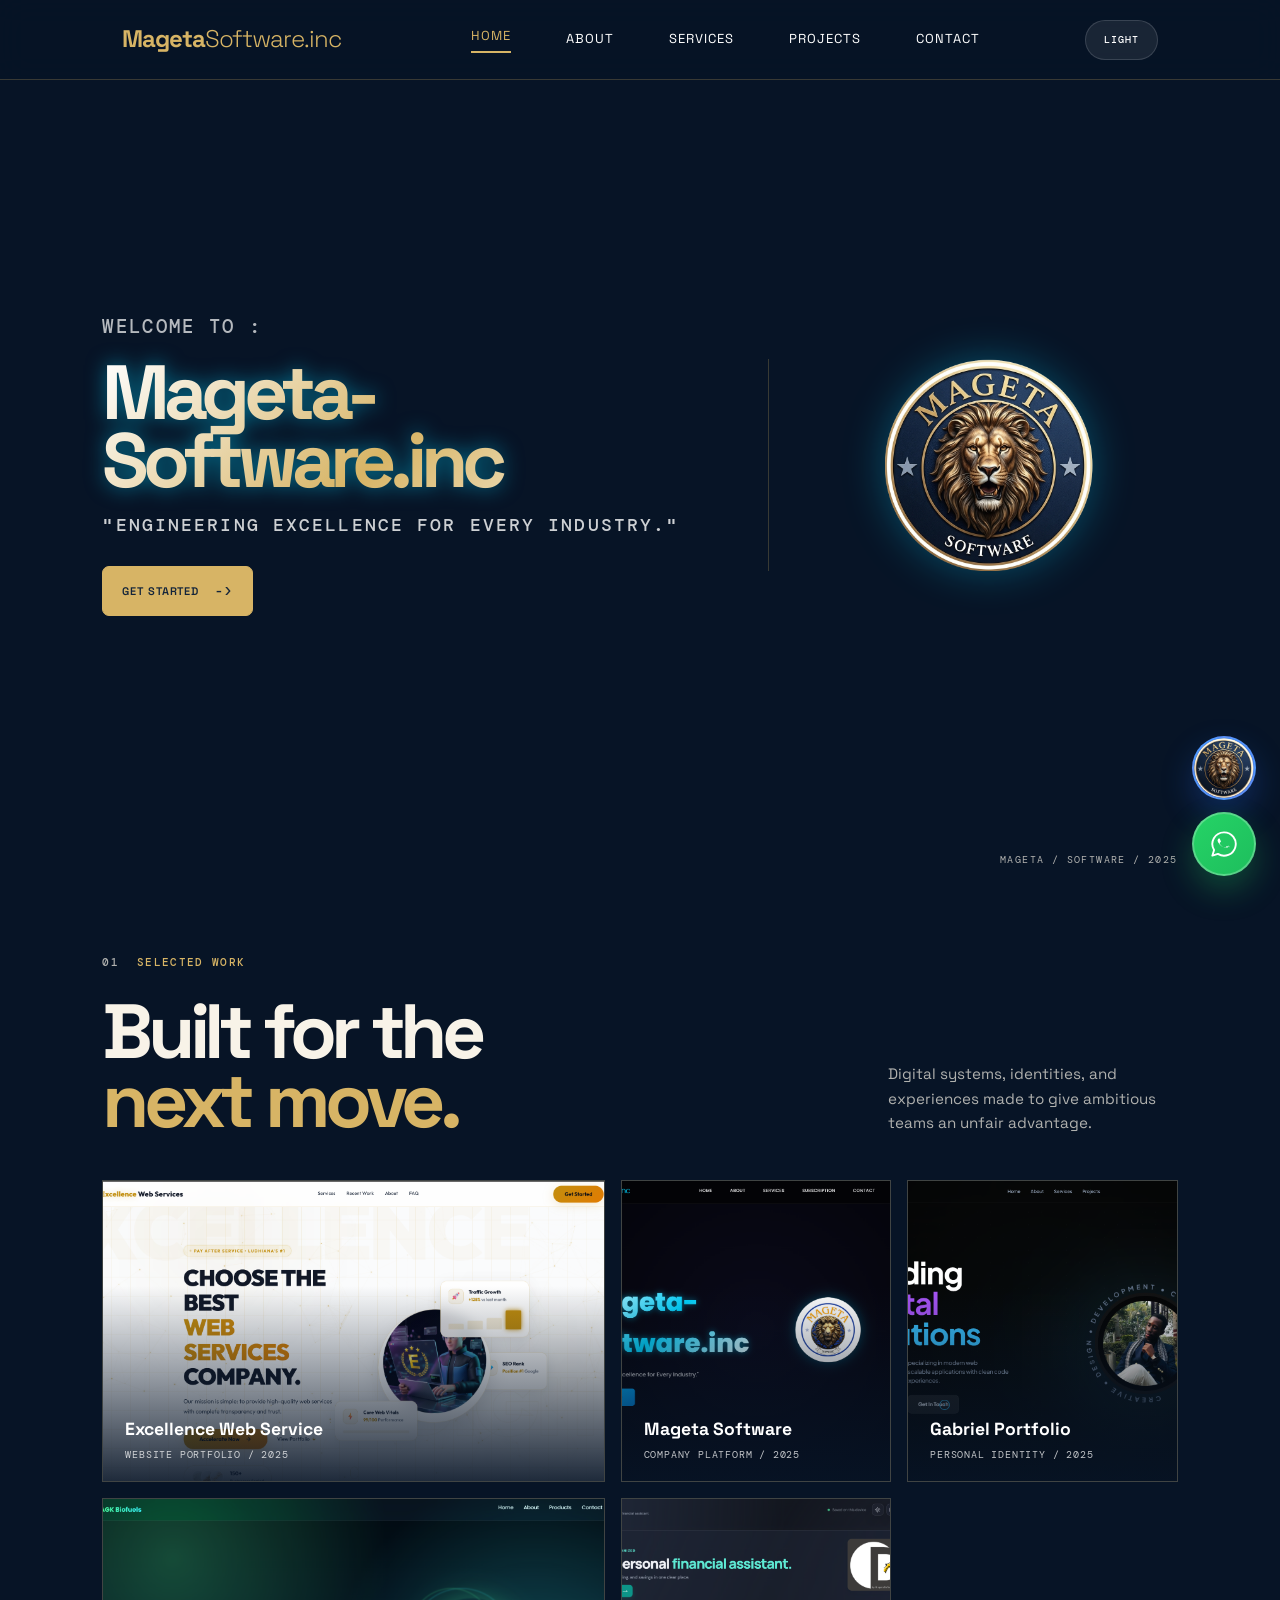
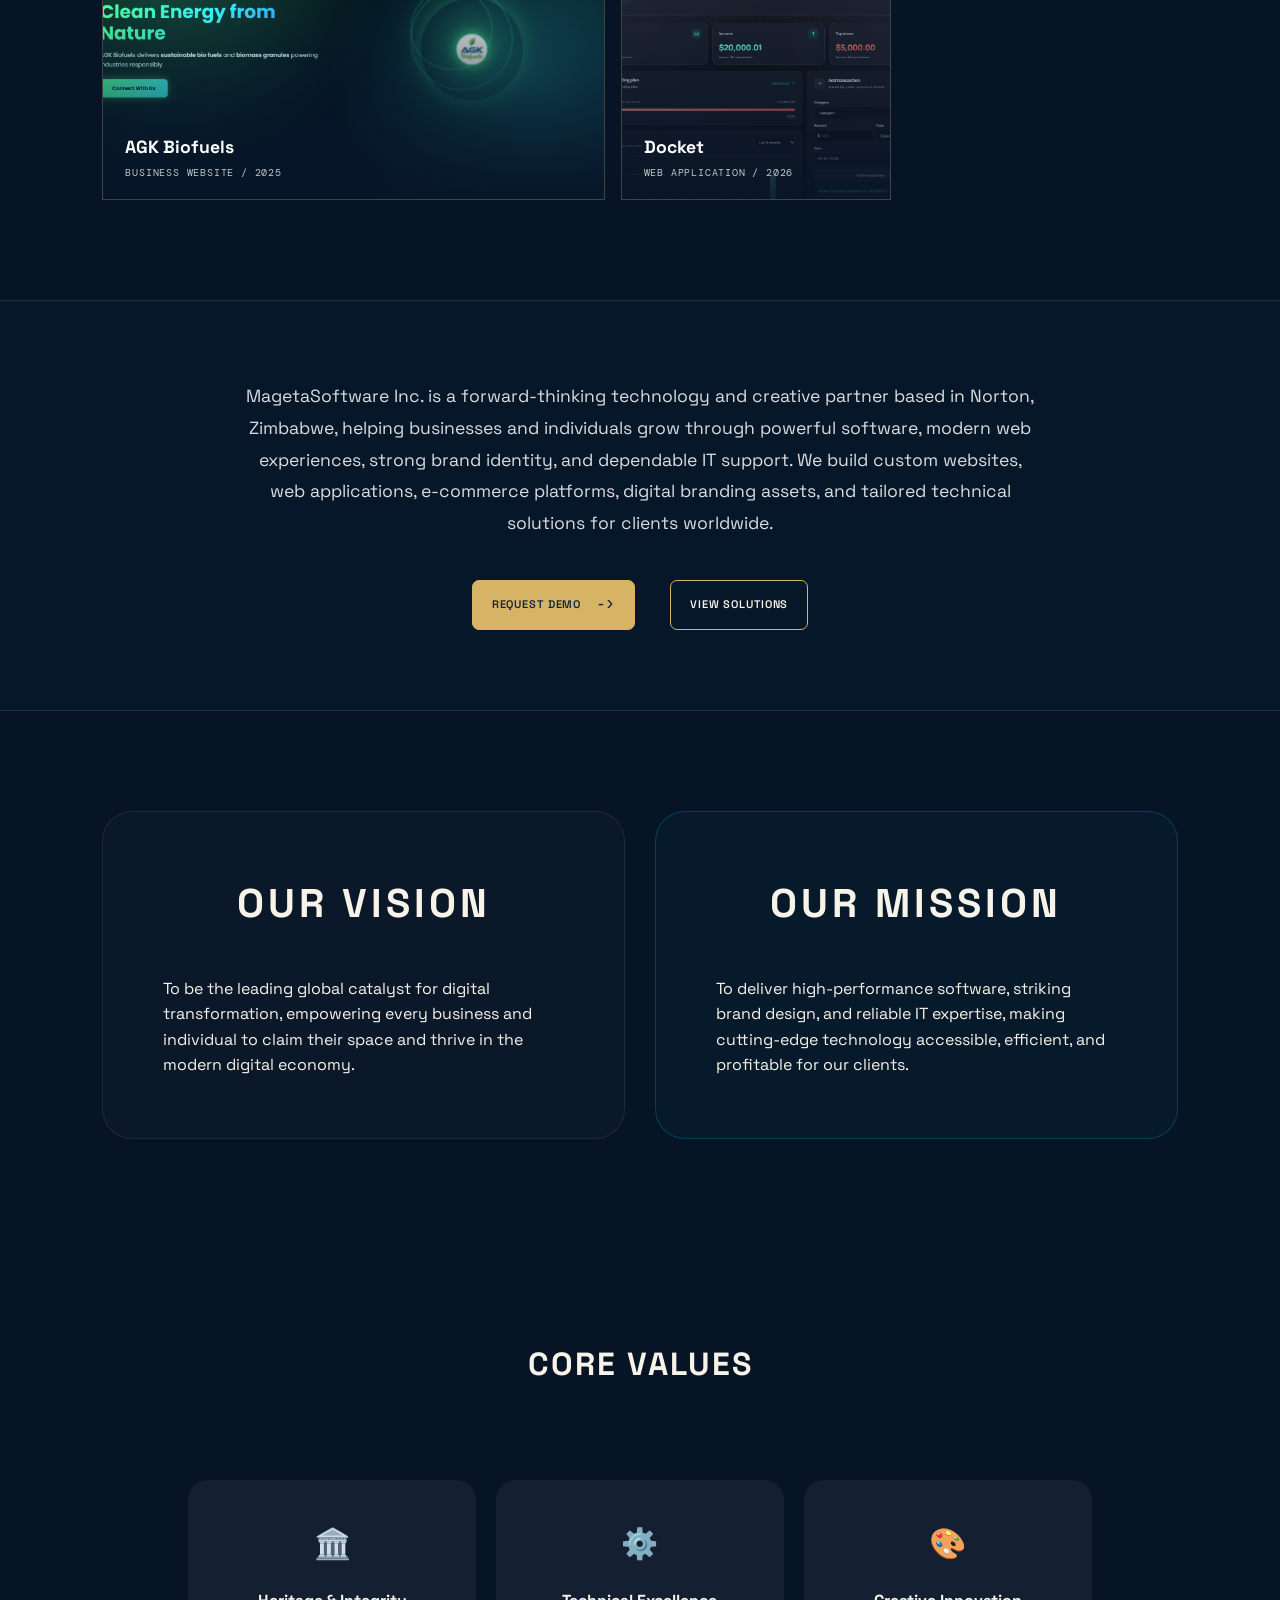
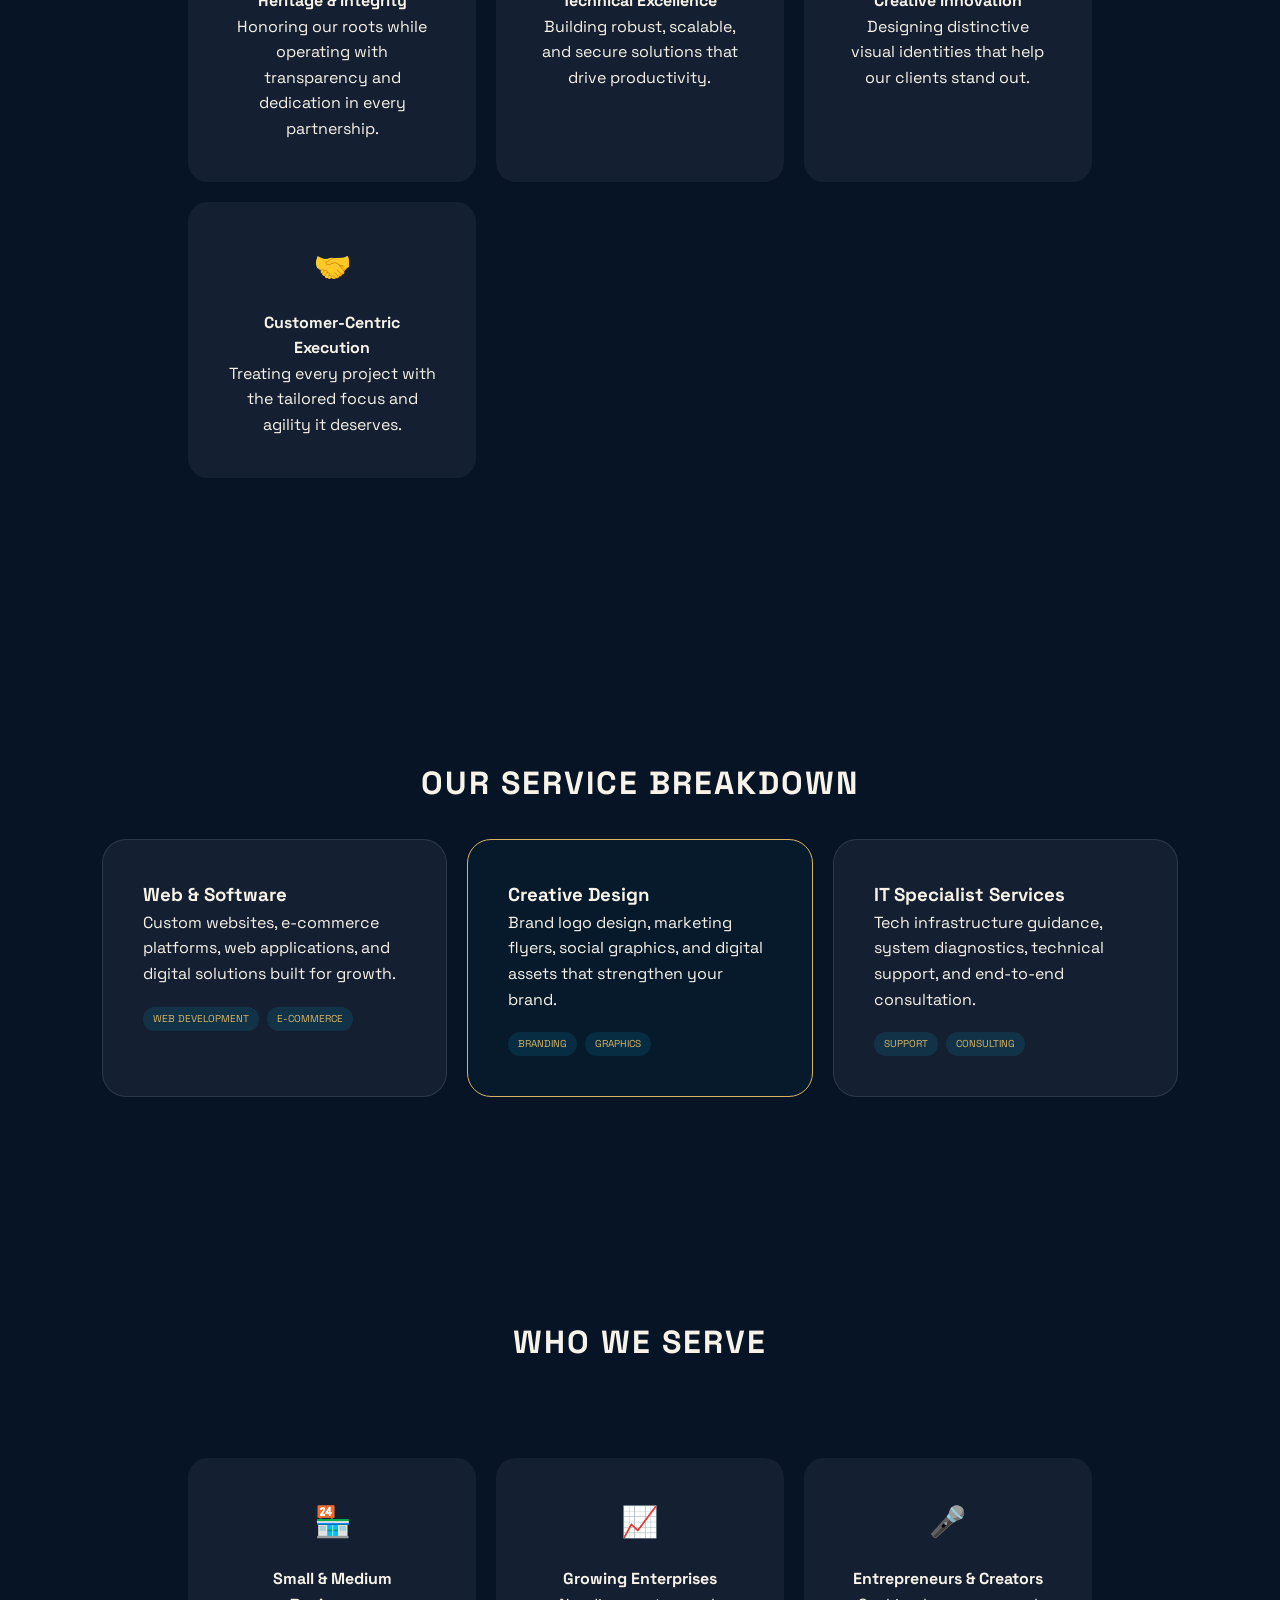
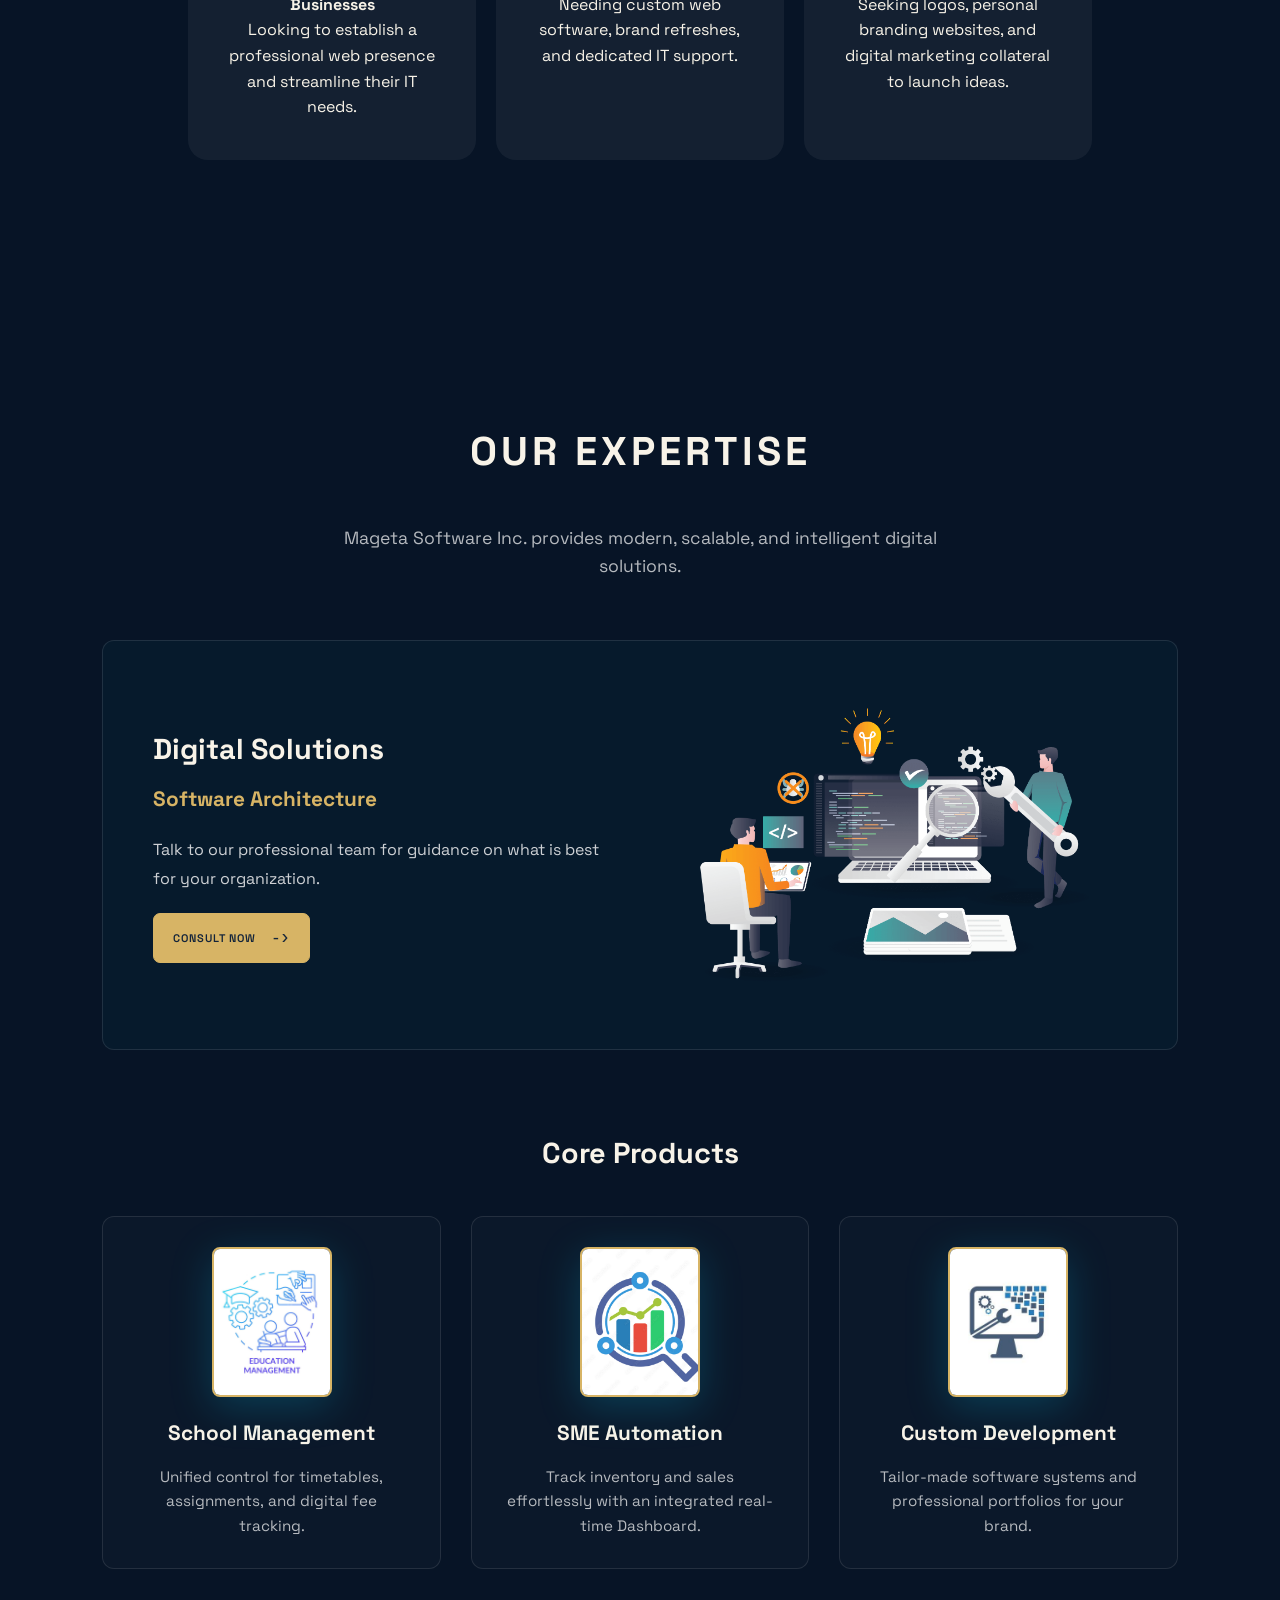
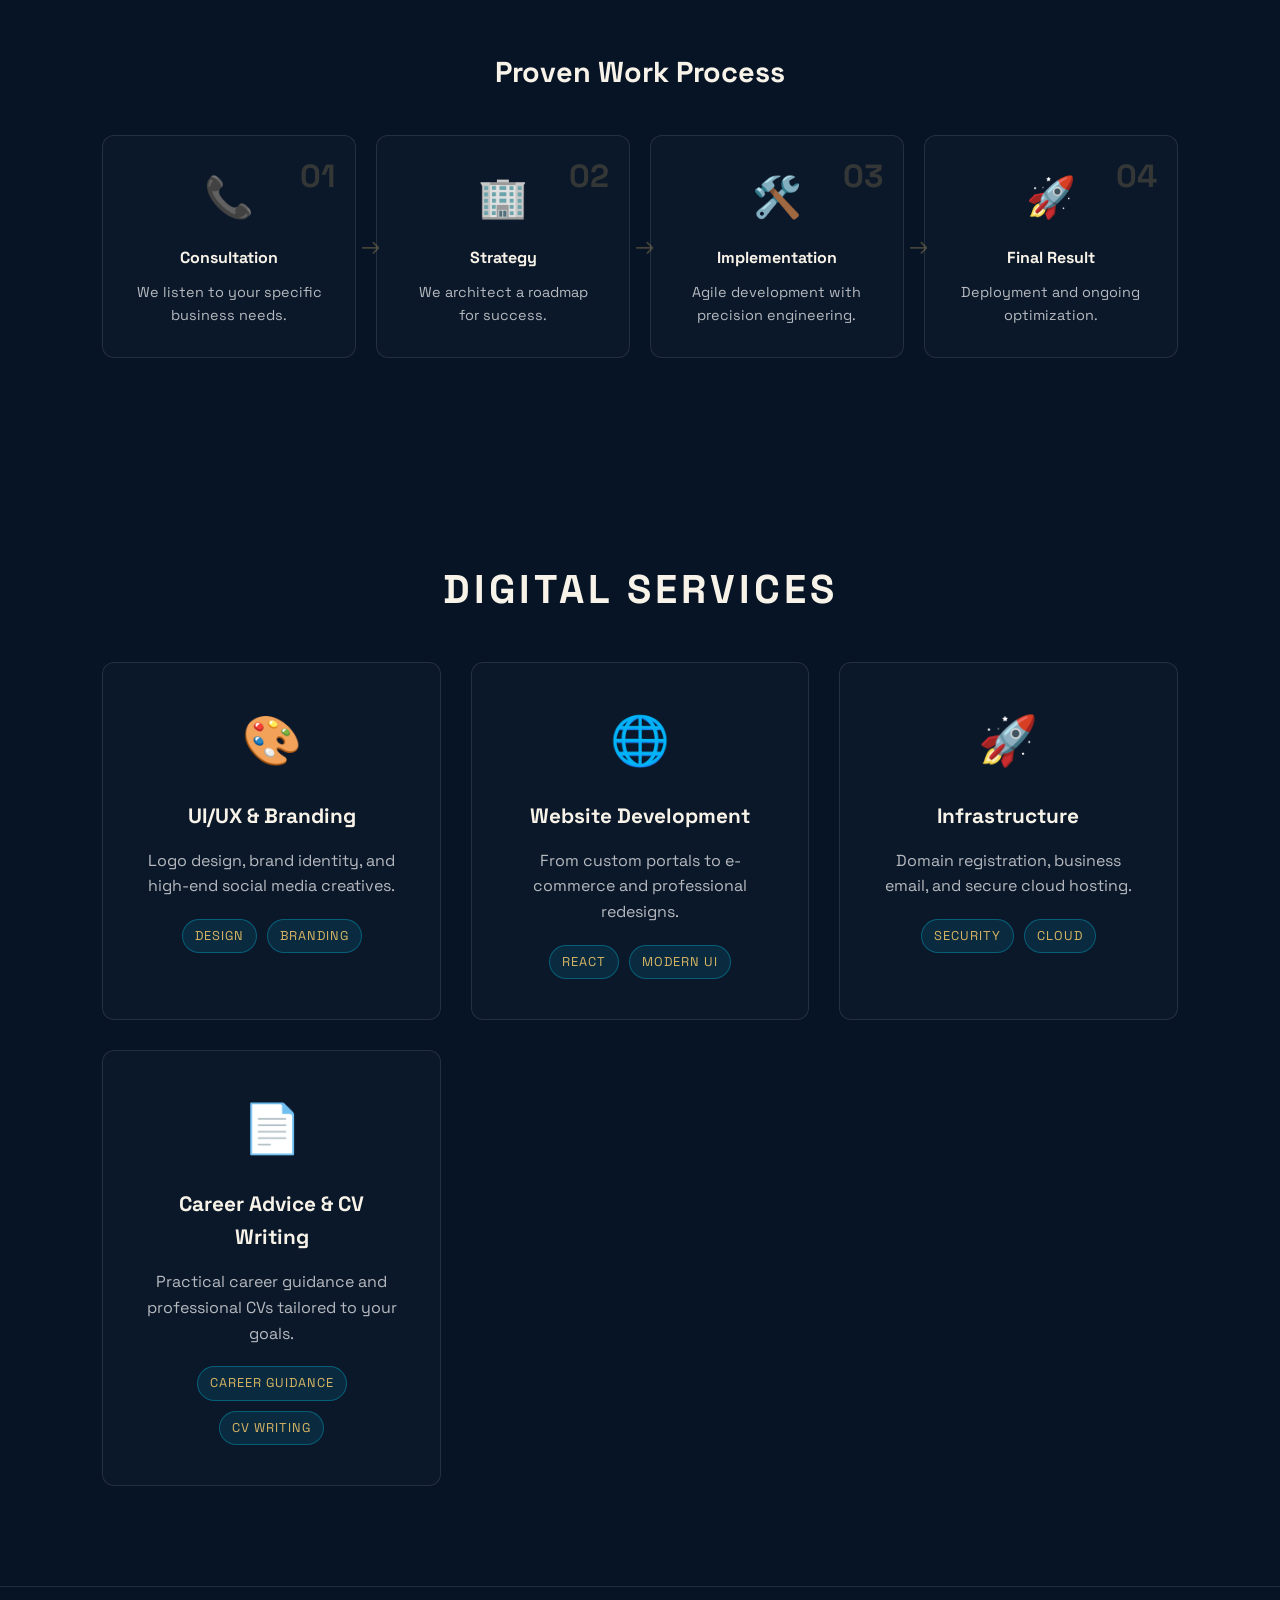
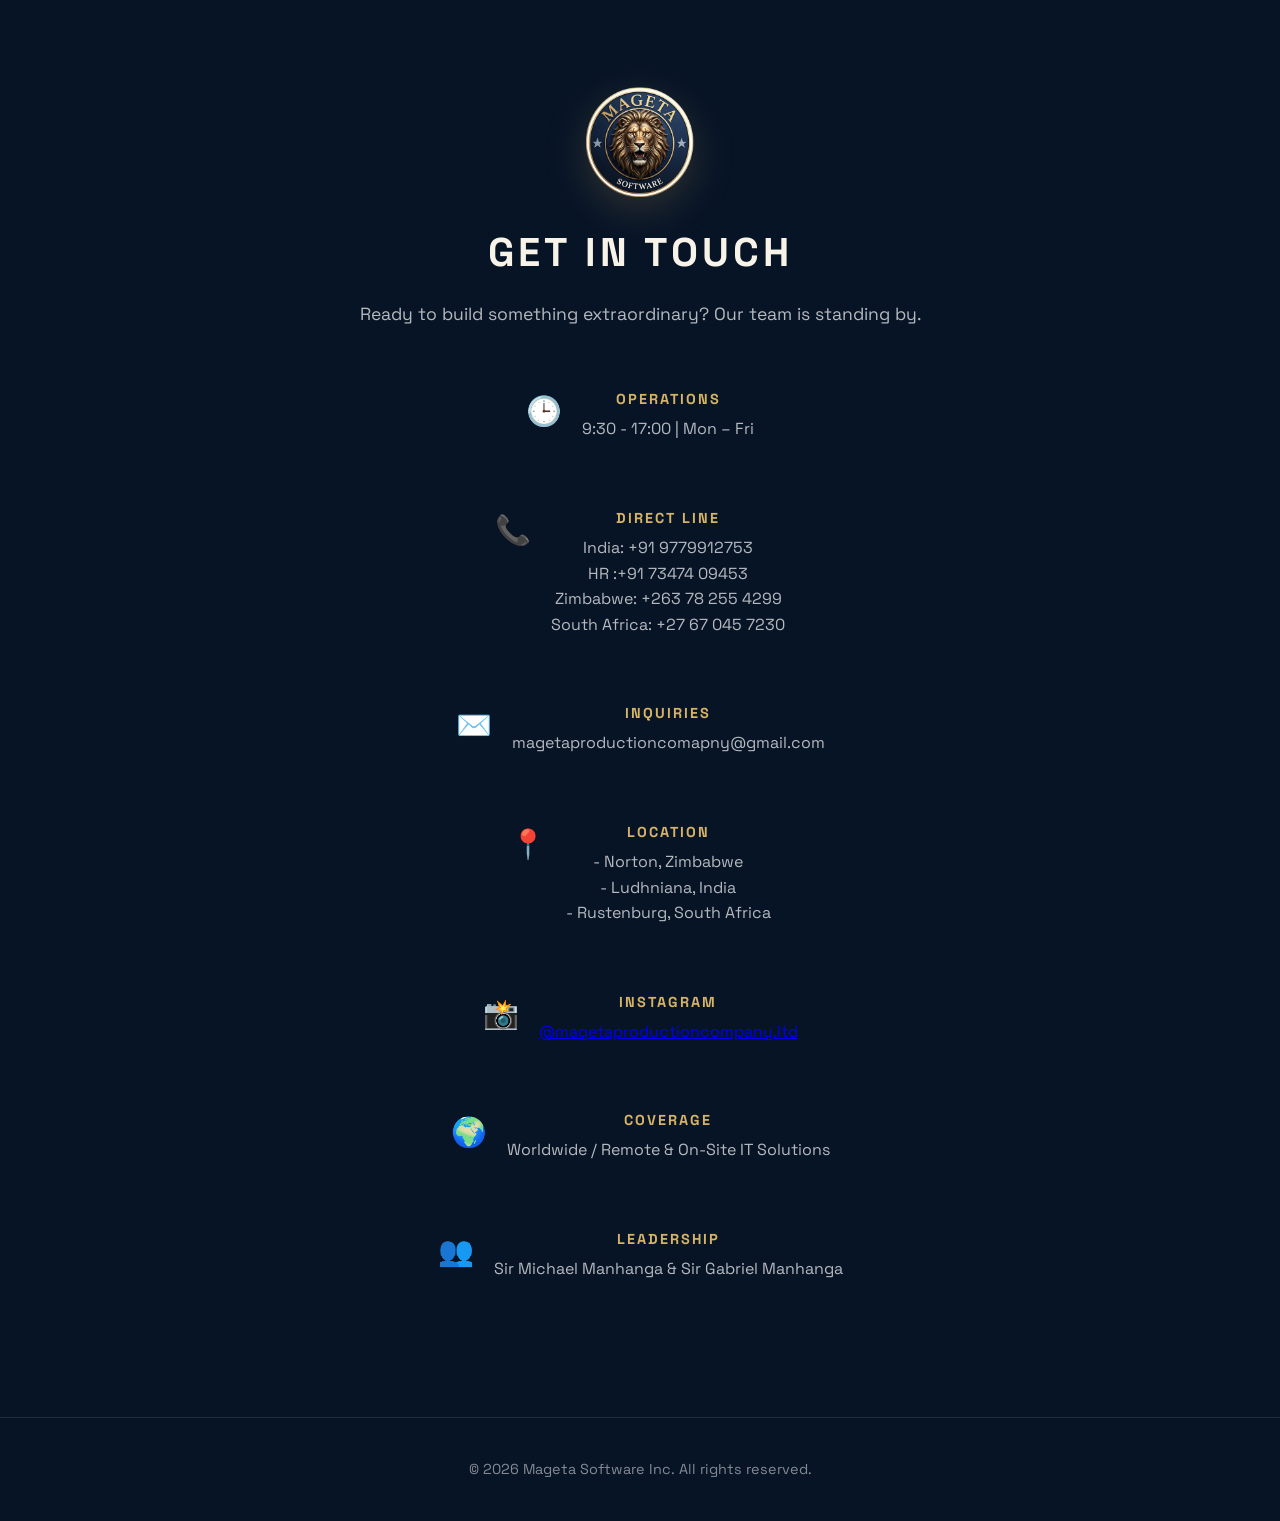
<file: index.html>
<!doctype html>
<html lang="en">
<head>
    <meta charset="utf-8">
    <meta name="viewport" content="width=device-width, initial-scale=1">
    <title>Mageta Software Inc. — Digital Products & Creative Technology</title>
    <meta name="description" content="Mageta Software Inc. delivers software, web experiences, brand design, and dependable IT support for ambitious teams.">
    <meta name="google-site-verification" content="L8-V16ZWjFBvVZFWt5DJJDEX_yqvw6G18zSpwEfJtVE" />
    <link rel="icon" type="image/png" href="assets/images/Logo%20mageta.png">
    <link rel="shortcut icon" href="assets/images/Logo%20mageta.png">
    <link rel="preconnect" href="https://fonts.googleapis.com">
    <link rel="preconnect" href="https://fonts.gstatic.com" crossorigin>
    <link href="https://fonts.googleapis.com/css2?family=DM+Mono:wght@400;500&family=Space+Grotesk:wght@400;500;600;700&display=swap" rel="stylesheet">
    <link rel="stylesheet" href="css/style.css">
</head>
<body class="has-splash">

<div class="logo-splash" id="logo-splash" role="status" aria-label="Loading Mageta Software">
    <div class="splash-mark">
        <span class="splash-line"></span>
        <img src="assets/images/Logo mageta.png" alt="Mageta Software Inc. logo">
        <span class="splash-line"></span>
    </div>
    <p class="splash-name">Mageta Software Inc.</p>
    <p class="splash-status">Building what moves business forward <span>///</span></p>
</div>

<!-- NAVIGATION -->
<header class="navbar">
    <div class="nav-container">
        <div class="logo" onclick="window.location.href='index.html'">Mageta<span>Software.inc</span></div>
        <nav id="navMenu">
            <a href="index.html" class="nav-link">HOME</a>
            <a href="about.html" class="nav-link">ABOUT</a>
            <a href="#services" class="nav-link">SERVICES</a>
            <a href="#projects" class="nav-link">PROJECTS</a>
            <a href="#contact" class="nav-link">CONTACT</a>
        </nav>
        <button id="theme-toggle" class="theme-toggle-button" aria-label="Toggle Light/Dark Theme" aria-pressed="false">🌗</button>
        <button class="menu-toggle" type="button" aria-label="Open navigation" aria-controls="navMenu" aria-expanded="false">☰</button>
    </div>
</header>

<!-- HERO SECTION -->
<section class="hero">
    <div class="hero-container">
        <div class="hero-text">
            <p class="welcome-text">Welcome to :</p>
            <h1 class="brand">Mageta-<br>Software.inc</h1>
            <p class="tagline">"Engineering Excellence for Every Industry."</p>
            <a href="#contact" class="btn-primary">Get Started</a>
        </div>
        <div class="hero-image">
            <img src="assets/images/Logo mageta.png" alt="Mageta Logo" />
        </div>
    </div>
</section>

<!-- SELECTED WORK -->
<section id="projects" class="projects-section">
    <div class="section-kicker"><span>01</span> Selected work</div>
    <div class="projects-heading">
        <h2>Built for the<br><em>next move.</em></h2>
        <p>Digital systems, identities, and experiences made to give ambitious teams an unfair advantage.</p>
    </div>
    <div class="projects-grid">
        <a class="project-tile project-tile-wide" href="https://excellence-web-service.vercel.app/" target="_blank" rel="noopener noreferrer">
            <img src="assets/images/Excellence Web Service.png" alt="Excellence Web Service project">
            <span class="project-meta"><strong>Excellence Web Service</strong><small>Website portfolio / 2025</small></span>
        </a>
        <a class="project-tile" href="https://magetasoftware-in.vercel.app/" target="_blank" rel="noopener noreferrer">
            <img src="assets/images/Mageta Software.png" alt="Mageta Software project">
            <span class="project-meta"><strong>Mageta Software</strong><small>Company platform / 2025</small></span>
        </a>
        <a class="project-tile" href="https://gabriel-portfolio-mu.vercel.app/" target="_blank" rel="noopener noreferrer">
            <img src="assets/images/Gabriel Portfolio.png" alt="Gabriel portfolio project">
            <span class="project-meta"><strong>Gabriel Portfolio</strong><small>Personal identity / 2025</small></span>
        </a>
        <a class="project-tile project-tile-wide" href="https://agk-biofuels-web.vercel.app/" target="_blank" rel="noopener noreferrer">
            <img src="assets/images/AGK Biofuels.png" alt="AGK Biofuels project">
            <span class="project-meta"><strong>AGK Biofuels</strong><small>Business website / 2025</small></span>
        </a>
        <a class="project-tile project-tile-wide" href="https://docket-swart-alpha.vercel.app/" target="_blank" rel="noopener noreferrer">
            <img src="assets/images/Docket.png" alt="Docket web application project">
            <span class="project-meta"><strong>Docket</strong><small>Web application / 2026</small></span>
        </a>
    </div>
</section>

<!-- ABOUT / INTRO SECTION -->
<section class="about-intro">
    <div class="about-content">
        <p class="intro-text">MagetaSoftware Inc. is a forward-thinking technology and creative partner based in Norton, Zimbabwe, helping businesses and individuals grow through powerful software, modern web experiences, strong brand identity, and dependable IT support. We build custom websites, web applications, e-commerce platforms, digital branding assets, and tailored technical solutions for clients worldwide.</p>
        <div class="about-buttons">
            <a href="#contact" class="btn-secondary">Request Demo</a>
            <a href="#services" class="btn-outline">View Solutions</a>
        </div>
    </div>
</section>

<section class="mission-vision">
    <div class="vision-box glass">
        <h2>Our Vision</h2>
        <p>To be the leading global catalyst for digital transformation, empowering every business and individual to claim their space and thrive in the modern digital economy.</p>
    </div>
    <div class="vision-box glass highlight">
        <h2>Our Mission</h2>
        <p>To deliver high-performance software, striking brand design, and reliable IT expertise, making cutting-edge technology accessible, efficient, and profitable for our clients.</p>
    </div>
</section>

<section class="values-section">
    <h2 class="section-title">Core Values</h2>
    <div class="values-grid">
        <div class="value-card">
            <span class="value-icon">🏛️</span>
            <h4>Heritage & Integrity</h4>
            <p>Honoring our roots while operating with transparency and dedication in every partnership.</p>
        </div>
        <div class="value-card">
            <span class="value-icon">⚙️</span>
            <h4>Technical Excellence</h4>
            <p>Building robust, scalable, and secure solutions that drive productivity.</p>
        </div>
        <div class="value-card">
            <span class="value-icon">🎨</span>
            <h4>Creative Innovation</h4>
            <p>Designing distinctive visual identities that help our clients stand out.</p>
        </div>
        <div class="value-card">
            <span class="value-icon">🤝</span>
            <h4>Customer-Centric Execution</h4>
            <p>Treating every project with the tailored focus and agility it deserves.</p>
        </div>
    </div>
</section>

<section class="services-section">
    <h2 class="section-title">Our Service Breakdown</h2>
    <div class="bento-grid">
        <div class="bento-card">
            <h3>Web & Software</h3>
            <p>Custom websites, e-commerce platforms, web applications, and digital solutions built for growth.</p>
            <div class="tags">
                <span>Web Development</span>
                <span>E-Commerce</span>
            </div>
        </div>
        <div class="bento-card highlight">
            <h3>Creative Design</h3>
            <p>Brand logo design, marketing flyers, social graphics, and digital assets that strengthen your brand.</p>
            <div class="tags">
                <span>Branding</span>
                <span>Graphics</span>
            </div>
        </div>
        <div class="bento-card">
            <h3>IT Specialist Services</h3>
            <p>Tech infrastructure guidance, system diagnostics, technical support, and end-to-end consultation.</p>
            <div class="tags">
                <span>Support</span>
                <span>Consulting</span>
            </div>
        </div>
    </div>
</section>

<section class="values-section">
    <h2 class="section-title">Who We Serve</h2>
    <div class="values-grid">
        <div class="value-card">
            <span class="value-icon">🏪</span>
            <h4>Small & Medium Businesses</h4>
            <p>Looking to establish a professional web presence and streamline their IT needs.</p>
        </div>
        <div class="value-card">
            <span class="value-icon">📈</span>
            <h4>Growing Enterprises</h4>
            <p>Needing custom web software, brand refreshes, and dedicated IT support.</p>
        </div>
        <div class="value-card">
            <span class="value-icon">🎤</span>
            <h4>Entrepreneurs & Creators</h4>
            <p>Seeking logos, personal branding websites, and digital marketing collateral to launch ideas.</p>
        </div>
    </div>
</section>

<!-- EXPERTISE SECTION -->
<section id="services" class="expertise">
    <h2>Our Expertise</h2>
    <p class="expertise-intro">Mageta Software Inc. provides modern, scalable, and intelligent digital solutions.</p>
    
    <!-- Digital architecture -->
    <div class="expertise-main">
        <div class="expertise-text">
            <h3>Digital Solutions</h3>
            <h4>Software Architecture</h4>
            <p>Talk to our professional team for guidance on what is best for your organization.</p>
            <a href="#contact" class="btn-secondary">Consult Now</a>
        </div>
        <div class="expertise-image">
            <img src="assets/images/Development.png" alt="Software development solutions" />
        </div>
    </div>

    <!-- CORE PRODUCTS -->
    <h3 style="text-align: center; margin-top: 80px; margin-bottom: 40px; font-size: 1.8rem;">Core Products</h3>
    <div class="products-grid">
        <div class="product-card">
            <img src="assets/images/SchoolSystem.png" alt="School management platform" />
            <h4>School Management</h4>
            <p>Unified control for timetables, assignments, and digital fee tracking.</p>
        </div>
        <div class="product-card">
            <img src="assets/images/Business System.jpg" alt="Business Automation" />
            <h4>SME Automation</h4>
            <p>Track inventory and sales effortlessly with an integrated real-time Dashboard.</p>
        </div>
        <div class="product-card">
            <img src="assets/images/SoftwareDevelopment.jpg" alt="Software Development" />
            <h4>Custom Development</h4>
            <p>Tailor-made software systems and professional portfolios for your brand.</p>
        </div>
    </div>

    <!-- WORK PROCESS -->
    <h3 style="text-align: center; margin-top: 80px; margin-bottom: 40px; font-size: 1.8rem;">Proven Work Process</h3>
    <div class="work-process">
        <div class="process-step">
            <div class="step-number">01</div>
            <div class="step-icon">📞</div>
            <h4>Consultation</h4>
            <p>We listen to your specific business needs.</p>
            <span class="arrow">→</span>
        </div>
        <div class="process-step">
            <div class="step-number">02</div>
            <div class="step-icon">🏢</div>
            <h4>Strategy</h4>
            <p>We architect a roadmap for success.</p>
            <span class="arrow">→</span>
        </div>
        <div class="process-step">
            <div class="step-number">03</div>
            <div class="step-icon">🛠️</div>
            <h4>Implementation</h4>
            <p>Agile development with precision engineering.</p>
            <span class="arrow">→</span>
        </div>
        <div class="process-step">
            <div class="step-number">04</div>
            <div class="step-icon">🚀</div>
            <h4>Final Result</h4>
            <p>Deployment and ongoing optimization.</p>
        </div>
    </div>
</section>

<!-- DIGITAL SERVICES SECTION -->
<section class="additional-services">
    <h2>Digital Services</h2>
    <div class="services-grid">
        <div class="service-card">
            <div class="service-icon">🎨</div>
            <h4>UI/UX & Branding</h4>
            <p>Logo design, brand identity, and high-end social media creatives.</p>
            <div class="service-tags">
                <span>Design</span>
                <span>Branding</span>
            </div>
        </div>
        <div class="service-card">
            <div class="service-icon">🌐</div>
            <h4>Website Development</h4>
            <p>From custom portals to e-commerce and professional redesigns.</p>
            <div class="service-tags">
                <span>React</span>
                <span>Modern UI</span>
            </div>
        </div>
        <div class="service-card">
            <div class="service-icon">🚀</div>
            <h4>Infrastructure</h4>
            <p>Domain registration, business email, and secure cloud hosting.</p>
            <div class="service-tags">
                <span>Security</span>
                <span>Cloud</span>
            </div>
        </div>
        <div class="service-card">
            <div class="service-icon">📄</div>
            <h4>Career Advice & CV Writing</h4>
            <p>Practical career guidance and professional CVs tailored to your goals.</p>
            <div class="service-tags">
                <span>Career Guidance</span>
                <span>CV Writing</span>
            </div>
        </div>
    </div>
</section>

<!-- CONTACT SECTION -->
<section id="contact" class="contact">
    <div class="contact-header">
        <img class="contact-logo" src="assets/images/Logo mageta.png" alt="Mageta Software logo">
        <h2>Get In Touch</h2>
        <p>Ready to build something extraordinary? Our team is standing by.</p>
    </div>
    <div class="contact-content">
        <div class="contact-info">
            <div class="info-item">
                <span class="info-icon">🕒</span>
                <div>
                    <h4>Operations</h4>
                    <p>9:30 - 17:00 | Mon – Fri</p>
                </div>
            </div>
            <div class="info-item">
                <span class="info-icon">📞</span>
                <div>
                    <h4>Direct Line</h4>
                    <p>India: +91 9779912753</p>
                    <p>HR :+91 73474 09453</p>
                    <p>Zimbabwe: +263 78 255 4299</p>
                    <p>South Africa: +27 67 045 7230</p>
                </div>
            </div>
            <div class="info-item">
                <span class="info-icon">✉️</span>
                <div>
                    <h4>Inquiries</h4>
                    <p>magetaproductioncomapny@gmail.com</p>
                </div>
            </div>
            <div class="info-item">
                <span class="info-icon">📍</span>
                <div>
                    <h4>Location</h4>
                    <p>- Norton, Zimbabwe</p>
                    <p>- Ludhniana, India</p>
                    <p>- Rustenburg, South Africa</p>
                </div>
            </div>
            <div class="info-item">
                <span class="info-icon">📸</span>
                <div>
                    <h4>Instagram</h4>
                    <p><a href="https://www.instagram.com/magetaproductioncompany.ltd/" target="_blank" rel="noopener noreferrer">@magetaproductioncompany.ltd</a></p>
                </div>
            </div>
            <div class="info-item">
                <span class="info-icon">🌍</span>
                <div>
                    <h4>Coverage</h4>
                    <p>Worldwide / Remote & On-Site IT Solutions</p>
                </div>
            </div>
            <div class="info-item">
                <span class="info-icon">👥</span>
                <div>
                    <h4>Leadership</h4>
                    <p>Sir Michael Manhanga & Sir Gabriel Manhanga</p>
                </div>
            </div>
        </div>
    </div>
</section>

<!-- FOOTER -->
<footer class="footer">
    <p>&copy; <span id="year"></span> Mageta Software Inc. All rights reserved.</p>
</footer>

<div class="floating-actions">
    <a href="mailto:magetaproductioncomapny@gmail.com?subject=Project%20Inquiry&body=Hello%20MagetaSoftware%20Inc.%2C%20I%20would%20like%20to%20discuss%20a%20project." class="action-float email-float" target="_blank" rel="noopener noreferrer" aria-label="Email us">
        <img src="assets/images/Logo mageta.png" alt="Mageta logo" />
    </a>
    <a href="https://wa.me/919779912753?text=Hello%20MagetaSoftware%20Inc.%2C%20I%20would%20like%20to%20discuss%20a%20project." class="action-float whatsapp-float" target="_blank" rel="noopener noreferrer" aria-label="Chat on WhatsApp">
        <svg viewBox="0 0 24 24" aria-hidden="true">
            <path d="M16.9 14.9c-.3-.2-1.7-.8-2-.9-.3-.1-.6-.1-.9.1-.2.2-.8.9-.9 1.1-.2.2-.3.2-.6.1-.3-.1-1.3-.5-2.4-1.5-.9-.8-1.5-1.8-1.7-2.1-.2-.3 0-.5.1-.7l.3-.4c.1-.1.2-.2.3-.3.1-.1.1-.2.2-.3.1-.2.1-.3 0-.4-.1-.2-.8-1.9-.9-2.1-.1-.2-.2-.2-.4-.2h-.4c-.1 0-.3 0-.4.1-.2.2-.7.7-.7 1.7 0 1 .8 2 .9 2.1.1.2 1.6 2.5 3.8 3.4.5.2.9.3 1.3.4.5.1 1 .1 1.4.1.4 0 .8-.1 1.2-.2.3-.1 1-.4 1.1-.8.1-.4.1-.8 0-1-.1-.1-.2-.2-.4-.3z" fill="currentColor"/>
            <path d="M12 2a10 10 0 0 0-8.5 15.2L2 22l4.8-1.5A10 10 0 1 0 12 2z" fill="none" stroke="currentColor" stroke-width="1.6" stroke-linecap="round" stroke-linejoin="round"/>
        </svg>
    </a>
</div>

<aside class="mobile-notice" aria-label="Project inquiry notification">
    <span class="notice-pulse"></span>
    <span><strong>Have a project in mind?</strong><small>Let's make it visible.</small></span>
    <a href="#contact" aria-label="Start a project inquiry">-&gt;</a>
</aside>

<script src="js/main.js"></script>
<script>
    document.getElementById('year').textContent = new Date().getFullYear();
</script>
</body>
</html>
</file>
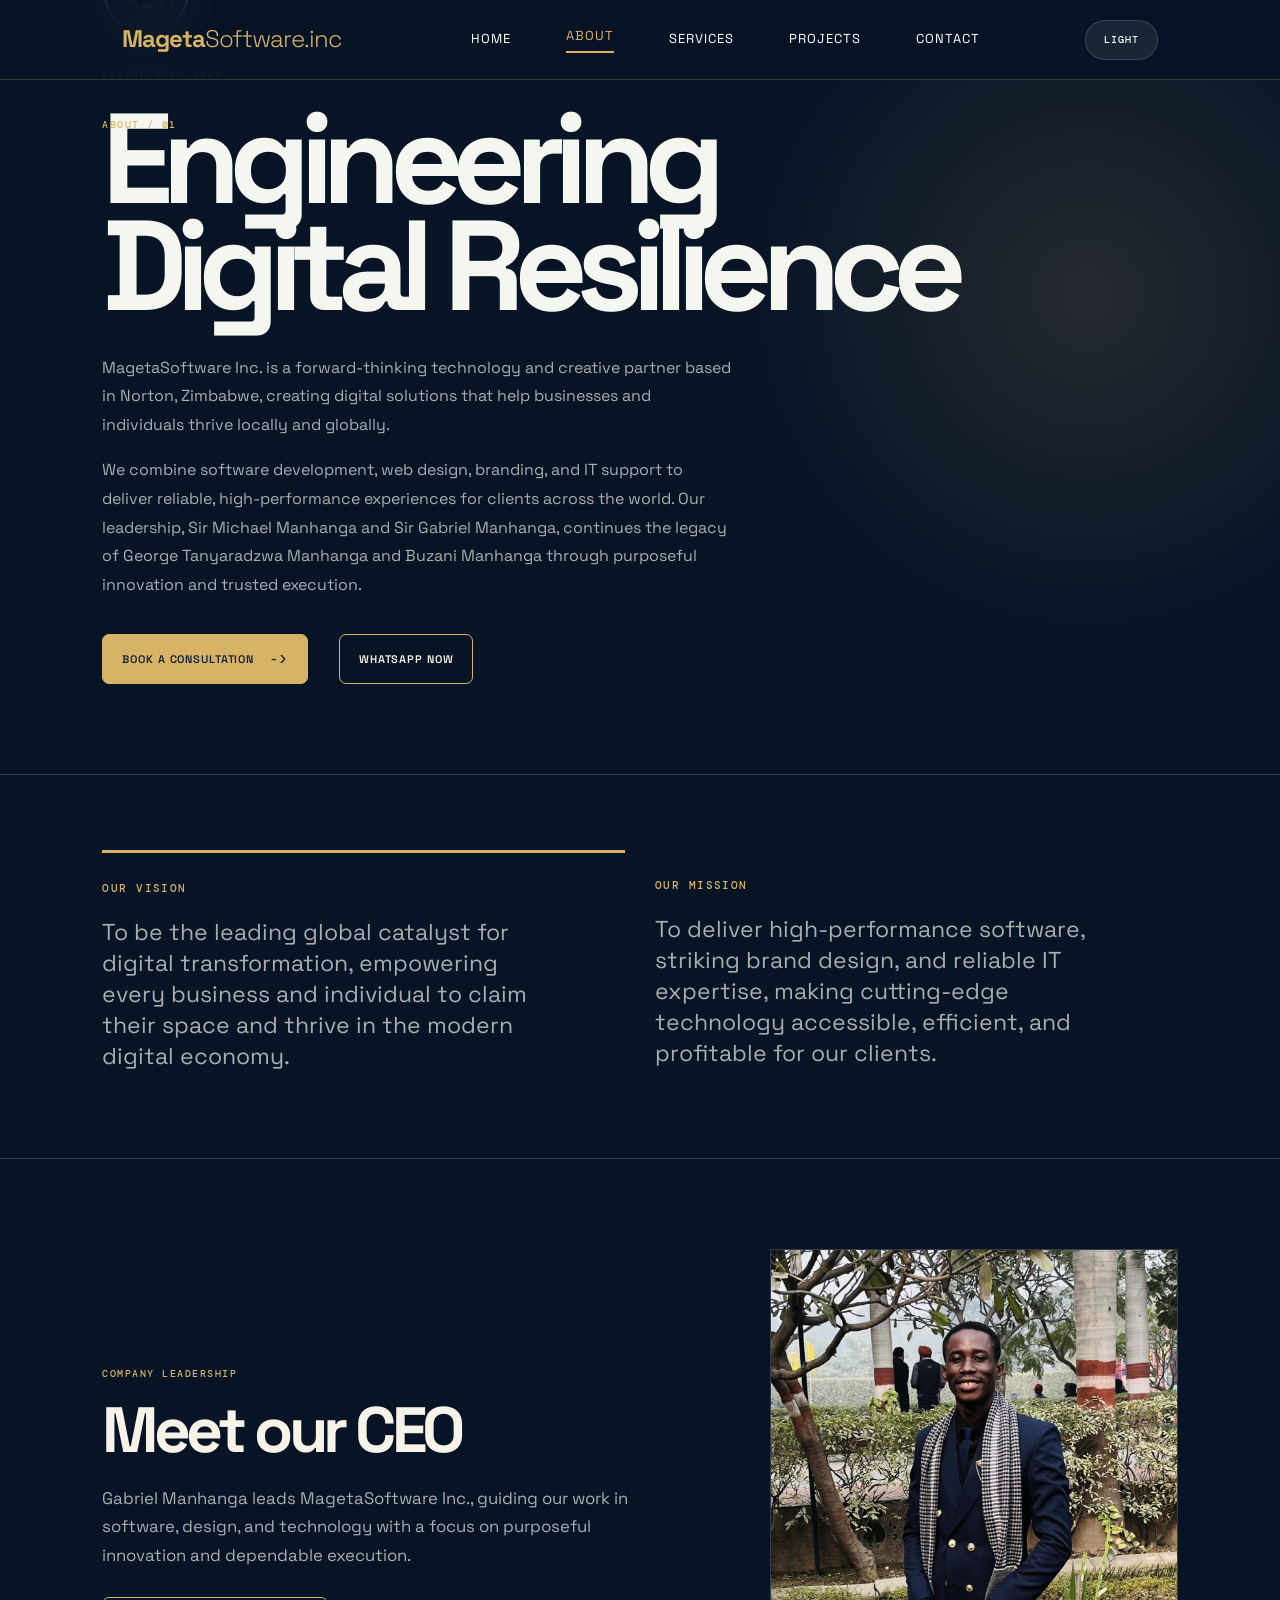
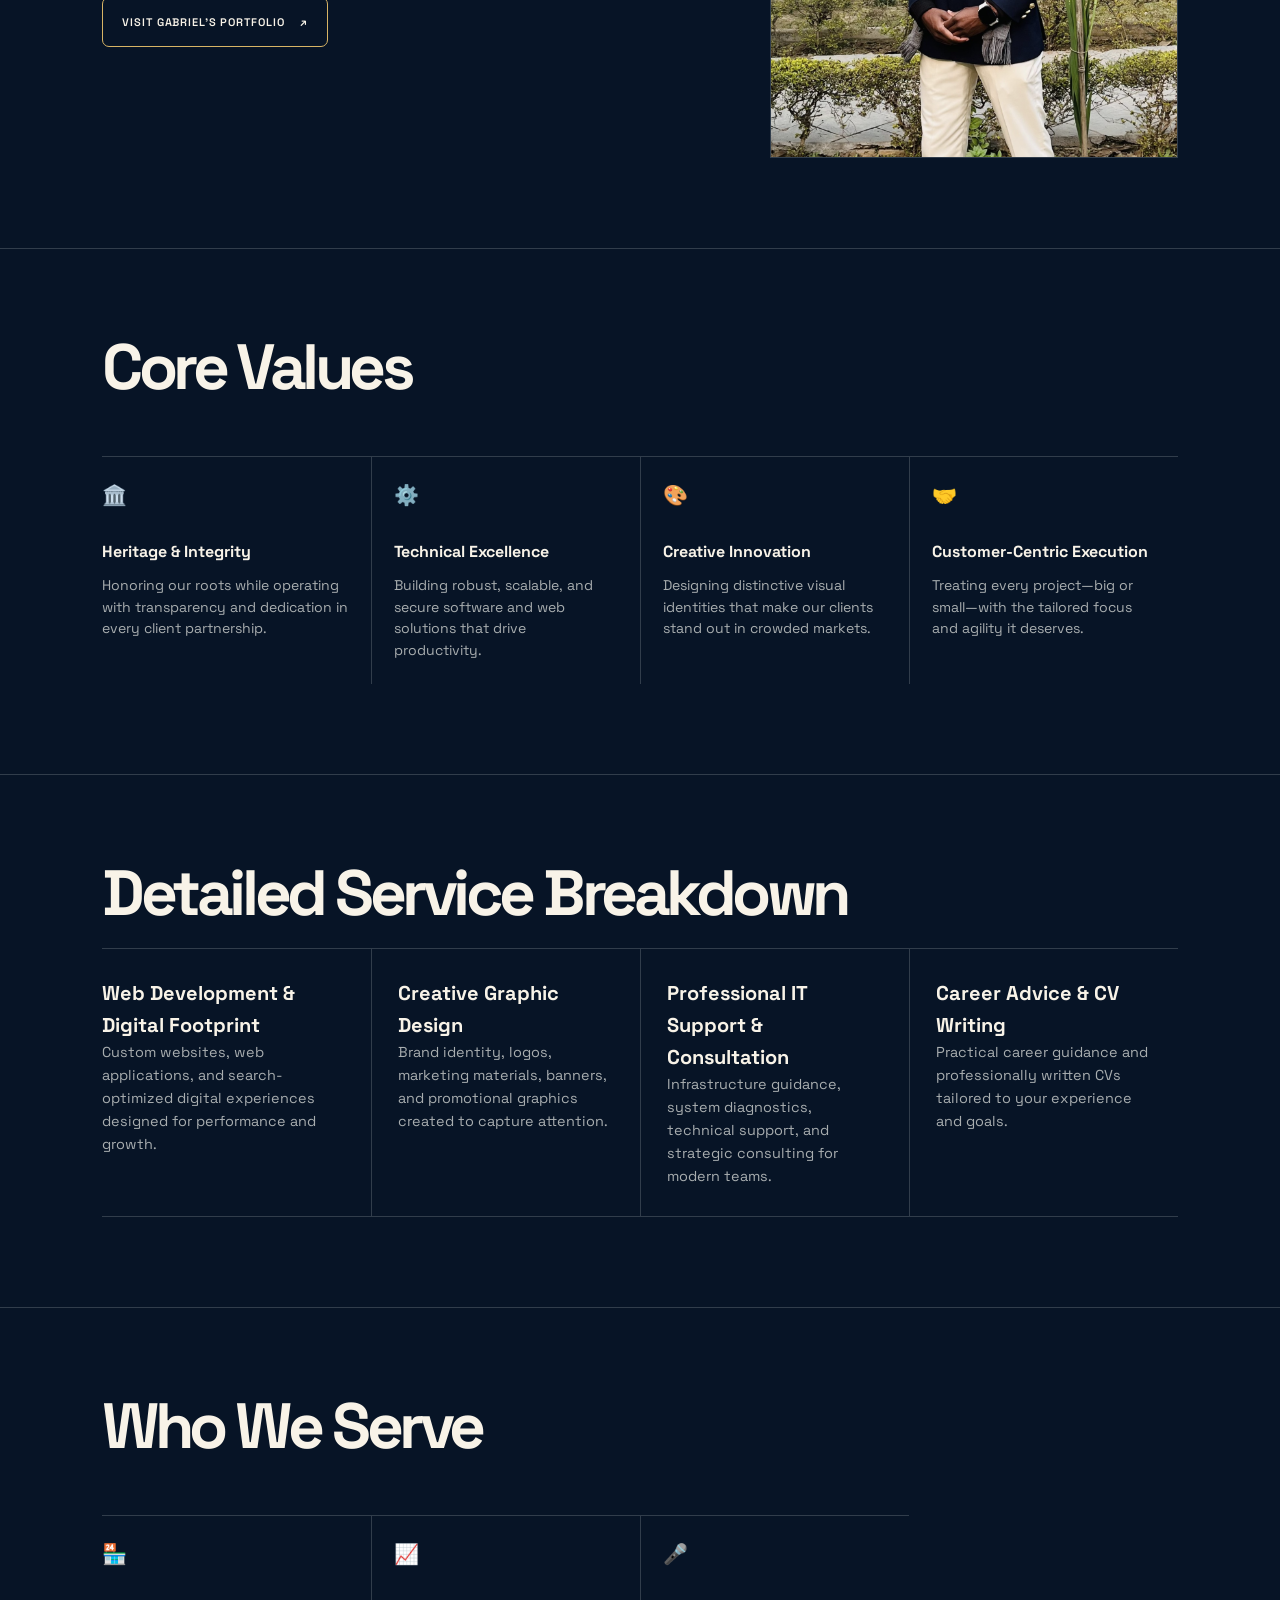
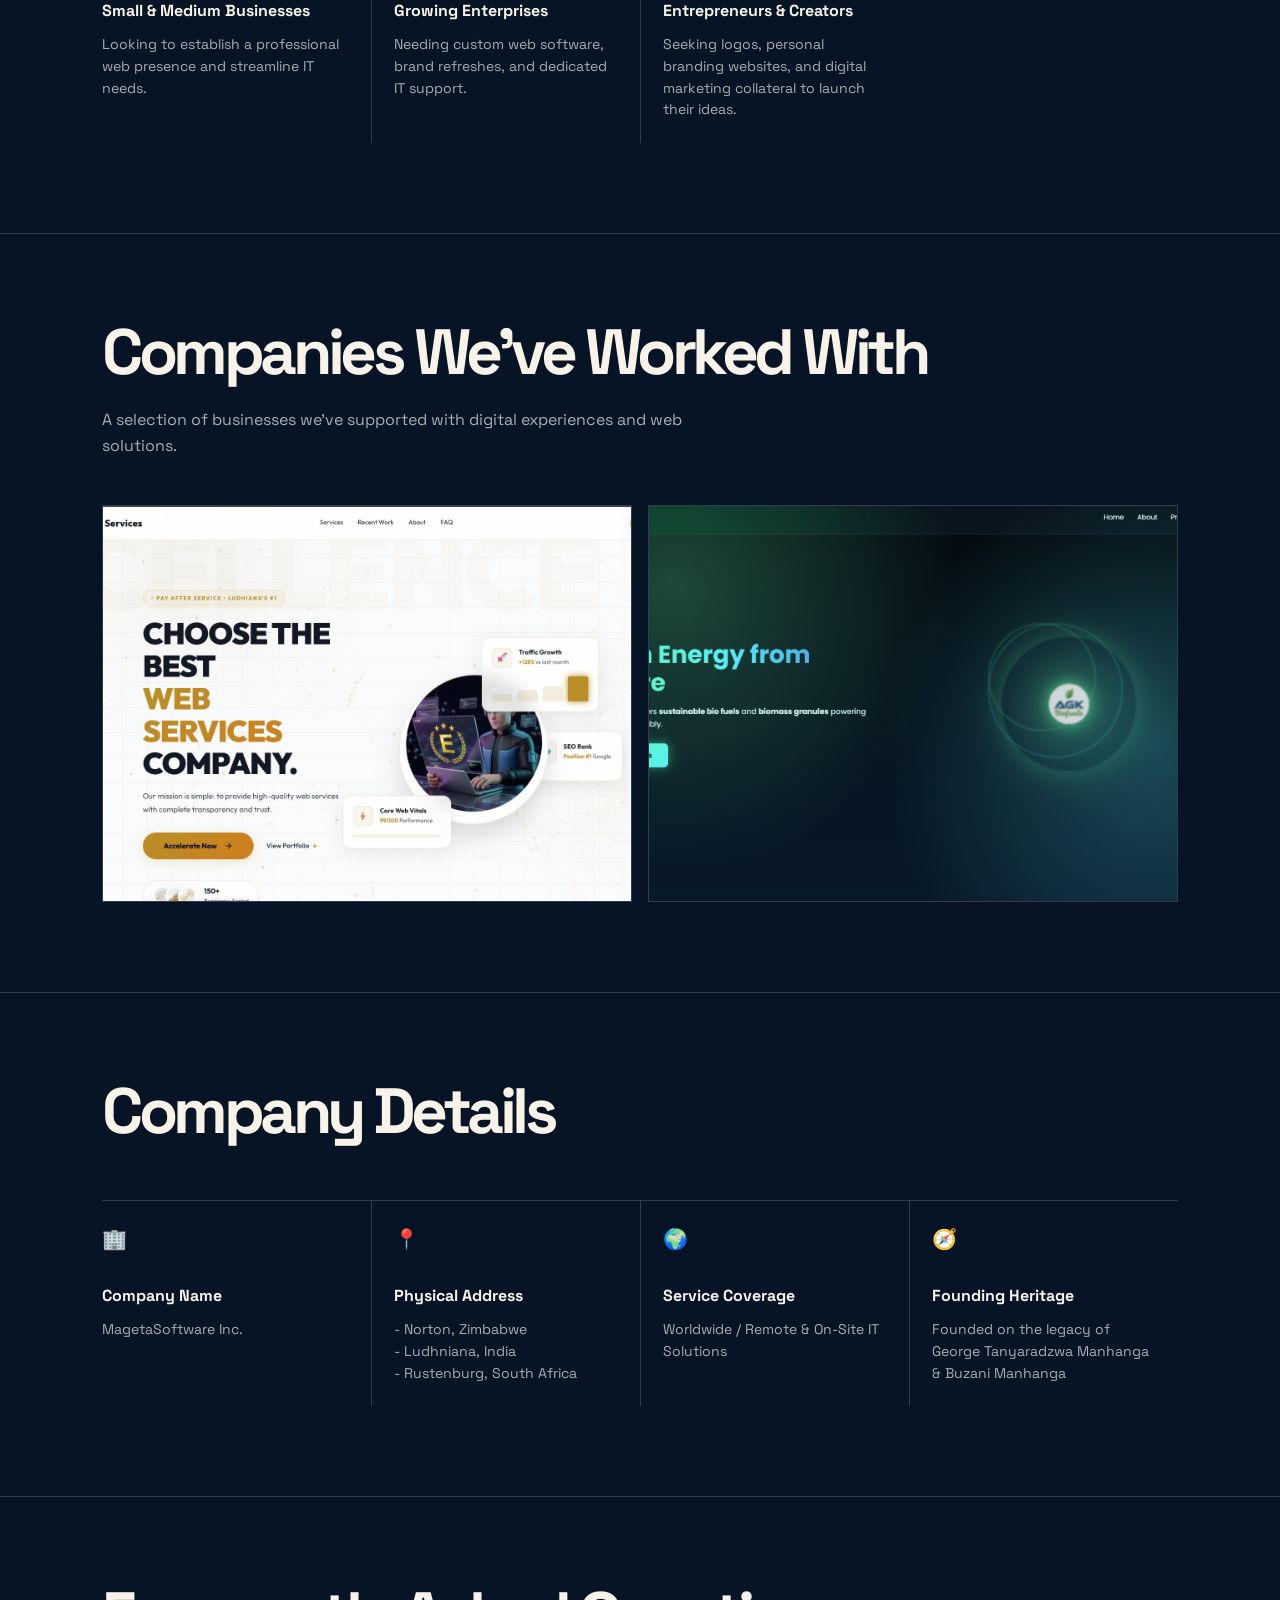
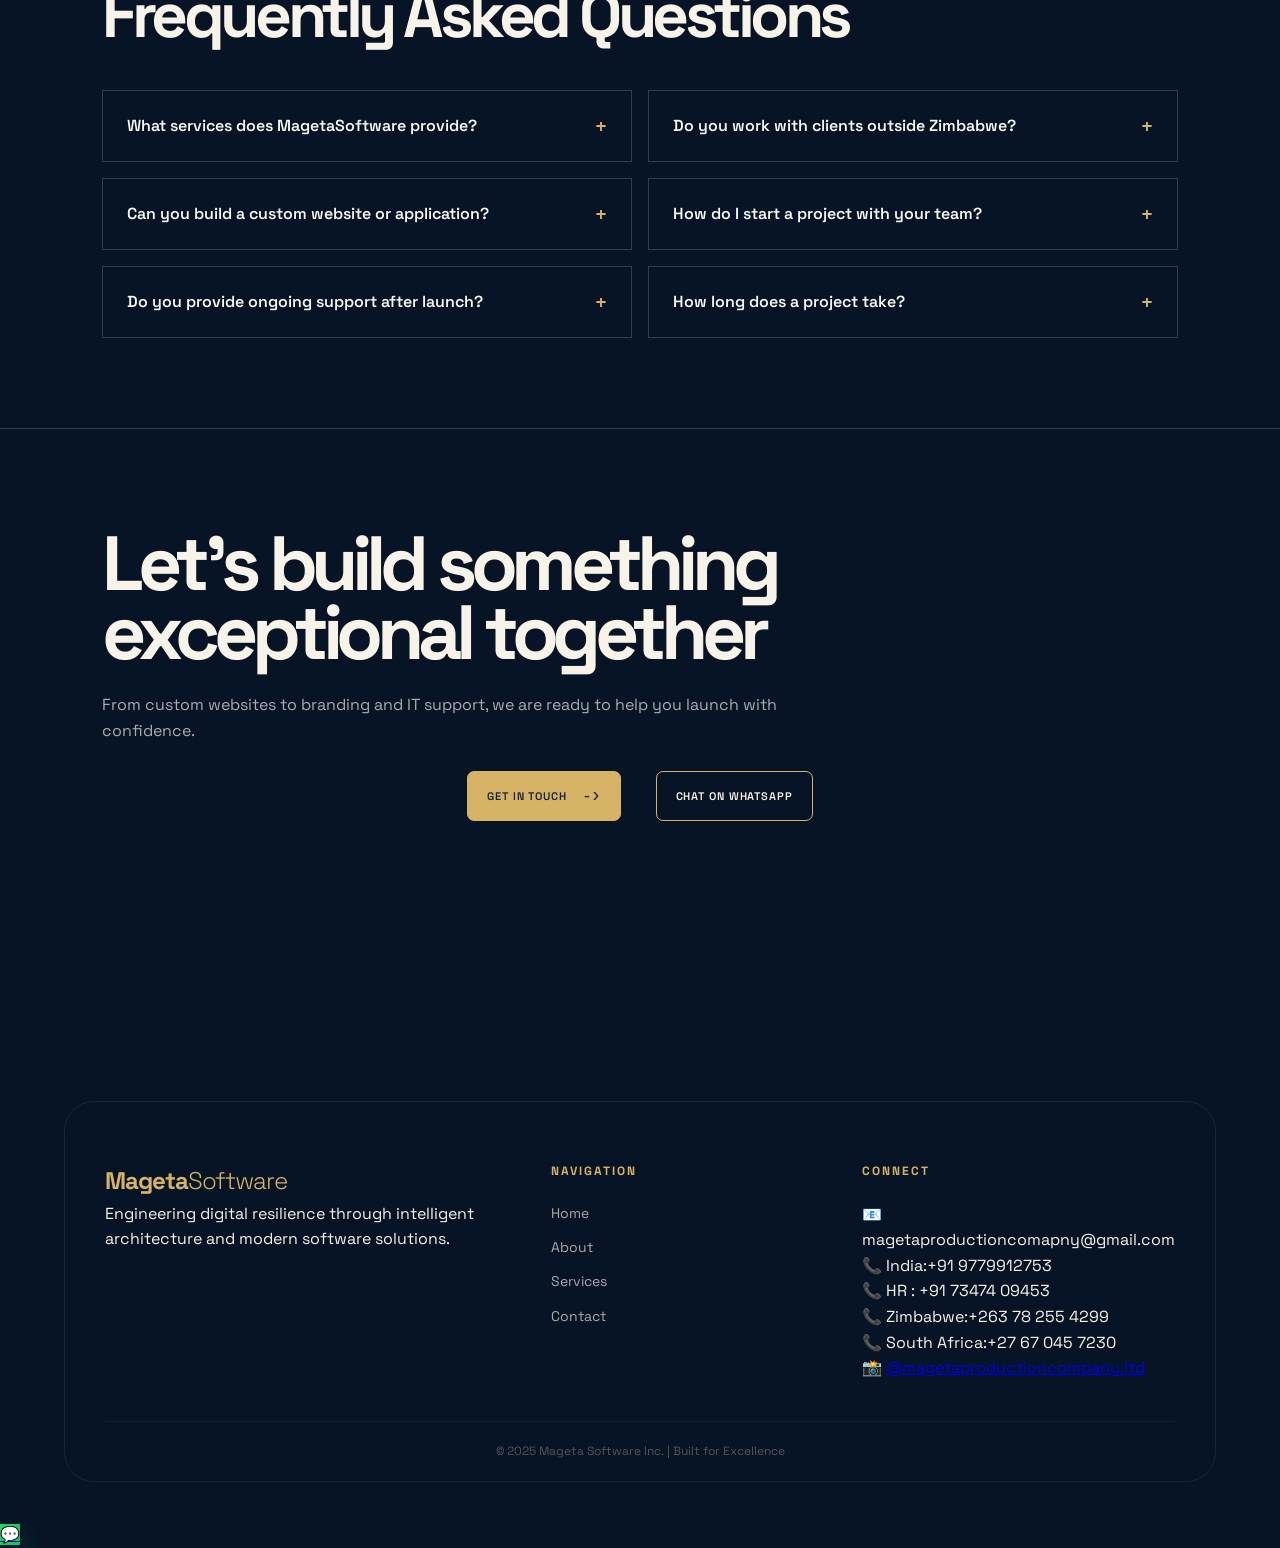
<file: about.html>
<!doctype html>
<html lang="en">
<head>
    <meta charset="UTF-8">
    <meta name="viewport" content="width=device-width, initial-scale=1.0">
    <title>About | Mageta Software Inc.</title>
    <link rel="icon" type="image/png" href="assets/images/Logo%20mageta.png">
    <link rel="shortcut icon" href="assets/images/Logo%20mageta.png">
    <link rel="preconnect" href="https://fonts.googleapis.com">
    <link rel="preconnect" href="https://fonts.gstatic.com" crossorigin>
    <link href="https://fonts.googleapis.com/css2?family=DM+Mono:wght@400;500&family=Space+Grotesk:wght@400;500;600;700&display=swap" rel="stylesheet">
    <link rel="stylesheet" href="css/style.css">
</head>
<body class="about-page">

<header class="navbar">
    <div class="nav-container">
        <div class="logo" onclick="window.location.href='index.html'">
            Mageta<span>Software.inc</span>
        </div>

        <nav id="navMenu">
            <a href="index.html" class="nav-link">HOME</a>
            <a href="about.html" class="nav-link active">ABOUT</a>
            <a href="index.html#services" class="nav-link">SERVICES</a>
            <a href="index.html#projects" class="nav-link">PROJECTS</a>
            <a href="index.html#contact" class="nav-link">CONTACT</a>
        </nav>

        <button id="theme-toggle" class="theme-toggle-button" aria-label="Toggle Light/Dark Theme" aria-pressed="false">🌗</button>
        <button class="menu-toggle" type="button" aria-label="Open navigation" aria-controls="navMenu" aria-expanded="false">☰</button>
    </div>
</header>

<section class="about-hero">
    <div class="hero-content">
        <img class="page-logo" src="assets/images/Logo mageta.png" alt="Mageta Software logo">
        <span class="eyebrow">Established 2025</span>
        <h1 class="glow-text">Engineering <br>Digital Resilience</h1>
        <p>MagetaSoftware Inc. is a forward-thinking technology and creative partner based in Norton, Zimbabwe, creating digital solutions that help businesses and individuals thrive locally and globally.</p>
        <p>We combine software development, web design, branding, and IT support to deliver reliable, high-performance experiences for clients across the world. Our leadership, Sir Michael Manhanga and Sir Gabriel Manhanga, continues the legacy of George Tanyaradzwa Manhanga and Buzani Manhanga through purposeful innovation and trusted execution.</p>
        <div class="hero-actions">
            <a href="index.html#contact" class="btn-secondary">Book a Consultation</a>
            <a href="https://wa.me/919779912753?text=Hello%20MagetaSoftware%20Inc.%2C%20I%20would%20like%20to%20discuss%20a%20project." class="btn-outline" target="_blank" rel="noopener noreferrer">WhatsApp Now</a>
        </div>
    </div>
</section>

<section class="mission-vision about-beliefs">
    <div class="vision-box glass">
        <h2>Our Vision</h2>
        <p>To be the leading global catalyst for digital transformation, empowering every business and individual to claim their space and thrive in the modern digital economy.</p>
    </div>
    <div class="vision-box glass highlight">
        <h2>Our Mission</h2>
        <p>To deliver high-performance software, striking brand design, and reliable IT expertise, making cutting-edge technology accessible, efficient, and profitable for our clients.</p>
    </div>
</section>

<section class="leadership-section" aria-labelledby="leadership-title">
    <div class="leadership-copy">
        <span class="eyebrow">Company Leadership</span>
        <h2 id="leadership-title" class="section-title">Meet our CEO</h2>
        <p>Gabriel Manhanga leads MagetaSoftware Inc., guiding our work in software, design, and technology with a focus on purposeful innovation and dependable execution.</p>
        <a class="btn-outline" href="https://marriongabriel.vercel.app/" target="_blank" rel="noopener noreferrer">Visit Gabriel’s Portfolio <span aria-hidden="true">↗</span></a>
    </div>
    <a class="leadership-portrait" href="https://marriongabriel.vercel.app/" target="_blank" rel="noopener noreferrer" aria-label="Visit Gabriel Manhanga’s portfolio">
        <img src="assets/images/Gabe.jpeg" alt="Gabriel Manhanga, CEO of MagetaSoftware Inc.">
    </a>
</section>

<section class="values-section">
    <h2 class="section-title">Core Values</h2>
    <div class="values-grid">
        <div class="value-card">
            <span class="value-icon">🏛️</span>
            <h4>Heritage & Integrity</h4>
            <p>Honoring our roots while operating with transparency and dedication in every client partnership.</p>
        </div>
        <div class="value-card">
            <span class="value-icon">⚙️</span>
            <h4>Technical Excellence</h4>
            <p>Building robust, scalable, and secure software and web solutions that drive productivity.</p>
        </div>
        <div class="value-card">
            <span class="value-icon">🎨</span>
            <h4>Creative Innovation</h4>
            <p>Designing distinctive visual identities that make our clients stand out in crowded markets.</p>
        </div>
        <div class="value-card">
            <span class="value-icon">🤝</span>
            <h4>Customer-Centric Execution</h4>
            <p>Treating every project—big or small—with the tailored focus and agility it deserves.</p>
        </div>
    </div>
</section>

<section class="services-section">
    <h2 class="section-title">Detailed Service Breakdown</h2>
    <div class="bento-grid">
        <div class="bento-card">
            <h3>Web Development & Digital Footprint</h3>
            <p>Custom websites, web applications, and search-optimized digital experiences designed for performance and growth.</p>
        </div>
        <div class="bento-card highlight">
            <h3>Creative Graphic Design</h3>
            <p>Brand identity, logos, marketing materials, banners, and promotional graphics created to capture attention.</p>
        </div>
        <div class="bento-card">
            <h3>Professional IT Support & Consultation</h3>
            <p>Infrastructure guidance, system diagnostics, technical support, and strategic consulting for modern teams.</p>
        </div>
        <div class="bento-card highlight">
            <h3>Career Advice & CV Writing</h3>
            <p>Practical career guidance and professionally written CVs tailored to your experience and goals.</p>
        </div>
    </div>
</section>

<section class="values-section">
    <h2 class="section-title">Who We Serve</h2>
    <div class="values-grid">
        <div class="value-card">
            <span class="value-icon">🏪</span>
            <h4>Small & Medium Businesses</h4>
            <p>Looking to establish a professional web presence and streamline IT needs.</p>
        </div>
        <div class="value-card">
            <span class="value-icon">📈</span>
            <h4>Growing Enterprises</h4>
            <p>Needing custom web software, brand refreshes, and dedicated IT support.</p>
        </div>
        <div class="value-card">
            <span class="value-icon">🎤</span>
            <h4>Entrepreneurs & Creators</h4>
            <p>Seeking logos, personal branding websites, and digital marketing collateral to launch their ideas.</p>
        </div>
    </div>
</section>

<section id="projects" class="team-section">
    <h2 class="section-title">Companies We’ve Worked With</h2>
    <p class="about-work-intro">A selection of businesses we’ve supported with digital experiences and web solutions.</p>
    <div class="team-modern-grid">
        <div class="team-glass-card project-card">
            <div class="image-wrapper">
                <img src="assets/images/Excellence Web Service.png" alt="Excellence Web Service">
                <div class="name-overlay">
                    <span class="member-role">Web Design & Development</span>
                    <h4>Excellence Web Service</h4>
                    <p><a href="https://excellence-web-service.vercel.app/" target="_blank" rel="noopener noreferrer">Visit Website</a></p>
                </div>
            </div>
        </div>
        <div class="team-glass-card project-card">
            <div class="image-wrapper">
                <img src="assets/images/AGK Biofuels.png" alt="AGK Biofuels">
                <div class="name-overlay">
                    <span class="member-role">Web Design & Development</span>
                    <h4>AGK Biofuels</h4>
                    <p><a href="https://agk-biofuels-web.vercel.app/" target="_blank" rel="noopener noreferrer">Visit Website</a></p>
                </div>
            </div>
        </div>
    </div>
</section>

<section class="values-section">
    <h2 class="section-title">Company Details</h2>
    <div class="values-grid">
        <div class="value-card">
            <span class="value-icon">🏢</span>
            <h4>Company Name</h4>
            <p>MagetaSoftware Inc.</p>
        </div>
        <div class="value-card">
            <span class="value-icon">📍</span>
            <h4>Physical Address</h4>
                    <p>- Norton, Zimbabwe</p>
                    <p>- Ludhniana, India</p>
                    <p>- Rustenburg, South Africa</p>
        </div>
        <div class="value-card">
            <span class="value-icon">🌍</span>
            <h4>Service Coverage</h4>
            <p>Worldwide / Remote & On-Site IT Solutions</p>
        </div>
        <div class="value-card">
            <span class="value-icon">🧭</span>
            <h4>Founding Heritage</h4>
            <p>Founded on the legacy of George Tanyaradzwa Manhanga & Buzani Manhanga</p>
        </div>
    </div>
</section>

<section class="faq-section about-faq">
    <h2 class="section-title">Frequently Asked Questions</h2>
    <div class="faq-grid">
        <details class="faq-item">
            <summary>What services does MagetaSoftware provide?</summary>
            <p>We provide web and software development, e-commerce solutions, graphic design, branding, IT support, and technical consultation.</p>
        </details>
        <details class="faq-item">
            <summary>Do you work with clients outside Zimbabwe?</summary>
            <p>Yes. We work with clients worldwide through remote collaboration, with on-site support available where our teams operate.</p>
        </details>
        <details class="faq-item">
            <summary>Can you build a custom website or application?</summary>
            <p>Yes. We create tailored websites, web applications, business systems, and e-commerce platforms based on your goals and workflow.</p>
        </details>
        <details class="faq-item">
            <summary>How do I start a project with your team?</summary>
            <p>Contact us through the details on our home page or use WhatsApp to share your idea. We will discuss your needs and recommend the next step.</p>
        </details>
        <details class="faq-item">
            <summary>Do you provide ongoing support after launch?</summary>
            <p>Yes. We offer maintenance, technical support, improvements, and guidance to help your digital solution remain reliable as you grow.</p>
        </details>
        <details class="faq-item">
            <summary>How long does a project take?</summary>
            <p>Timelines depend on the scope and complexity of the project. We will provide a clear schedule after understanding your requirements.</p>
        </details>
    </div>
</section>

<section class="contact-cta">
    <h2>Let’s build something exceptional together</h2>
    <p>From custom websites to branding and IT support, we are ready to help you launch with confidence.</p>
    <div class="about-buttons">
        <a href="index.html#contact" class="btn-secondary">Get In Touch</a>
        <a href="https://wa.me/919779912753?text=Hello%20MagetaSoftware%20Inc.%2C%20I%20would%20like%20to%20discuss%20a%20project." class="btn-outline" target="_blank" rel="noopener noreferrer">Chat on WhatsApp</a>
    </div>
</section>

<footer class="main-footer">
    <div class="footer-glass-container">
        <div class="footer-grid">
            <div class="footer-col">
                <div class="logo">Mageta<span>Software</span></div>
                <p>Engineering digital resilience through intelligent architecture and modern software solutions.</p>
            </div>

            <div class="footer-col">
                <h4>Navigation</h4>
                <div class="footer-links">
                    <a href="index.html">Home</a>
                    <a href="about.html">About</a>
                    <a href="index.html#services">Services</a>
                    <a href="index.html#contact">Contact</a>
                </div>
            </div>

            <div class="footer-col">
                <h4>Connect</h4>
                <p>📧 magetaproductioncomapny@gmail.com</p>
                <p>📞 India:+91 9779912753 </p>
                <p>📞 HR : +91 73474 09453 </p>
                <p>📞 Zimbabwe:+263 78 255 4299 </p>
                <p>📞 South Africa:+27 67 045 7230  </p>
                <p>📸 <a href="https://www.instagram.com/magetaproductioncompany.ltd/" target="_blank" rel="noopener noreferrer">@magetaproductioncompany.ltd</a></p>
            </div>
        </div>
        
        <div class="footer-bottom">
            <p>© 2025 Mageta Software Inc. | Built for Excellence</p>
        </div>
    </div>
</footer>

<a href="https://wa.me/919779912753?text=Hello%20MagetaSoftware%20Inc.%2C%20I%20would%20like%20to%20discuss%20a%20project." class="whatsapp-float" target="_blank" rel="noopener noreferrer" aria-label="Chat on WhatsApp">
    💬
</a>

<script src="js/main.js"></script>
</body>
</html>
</file>
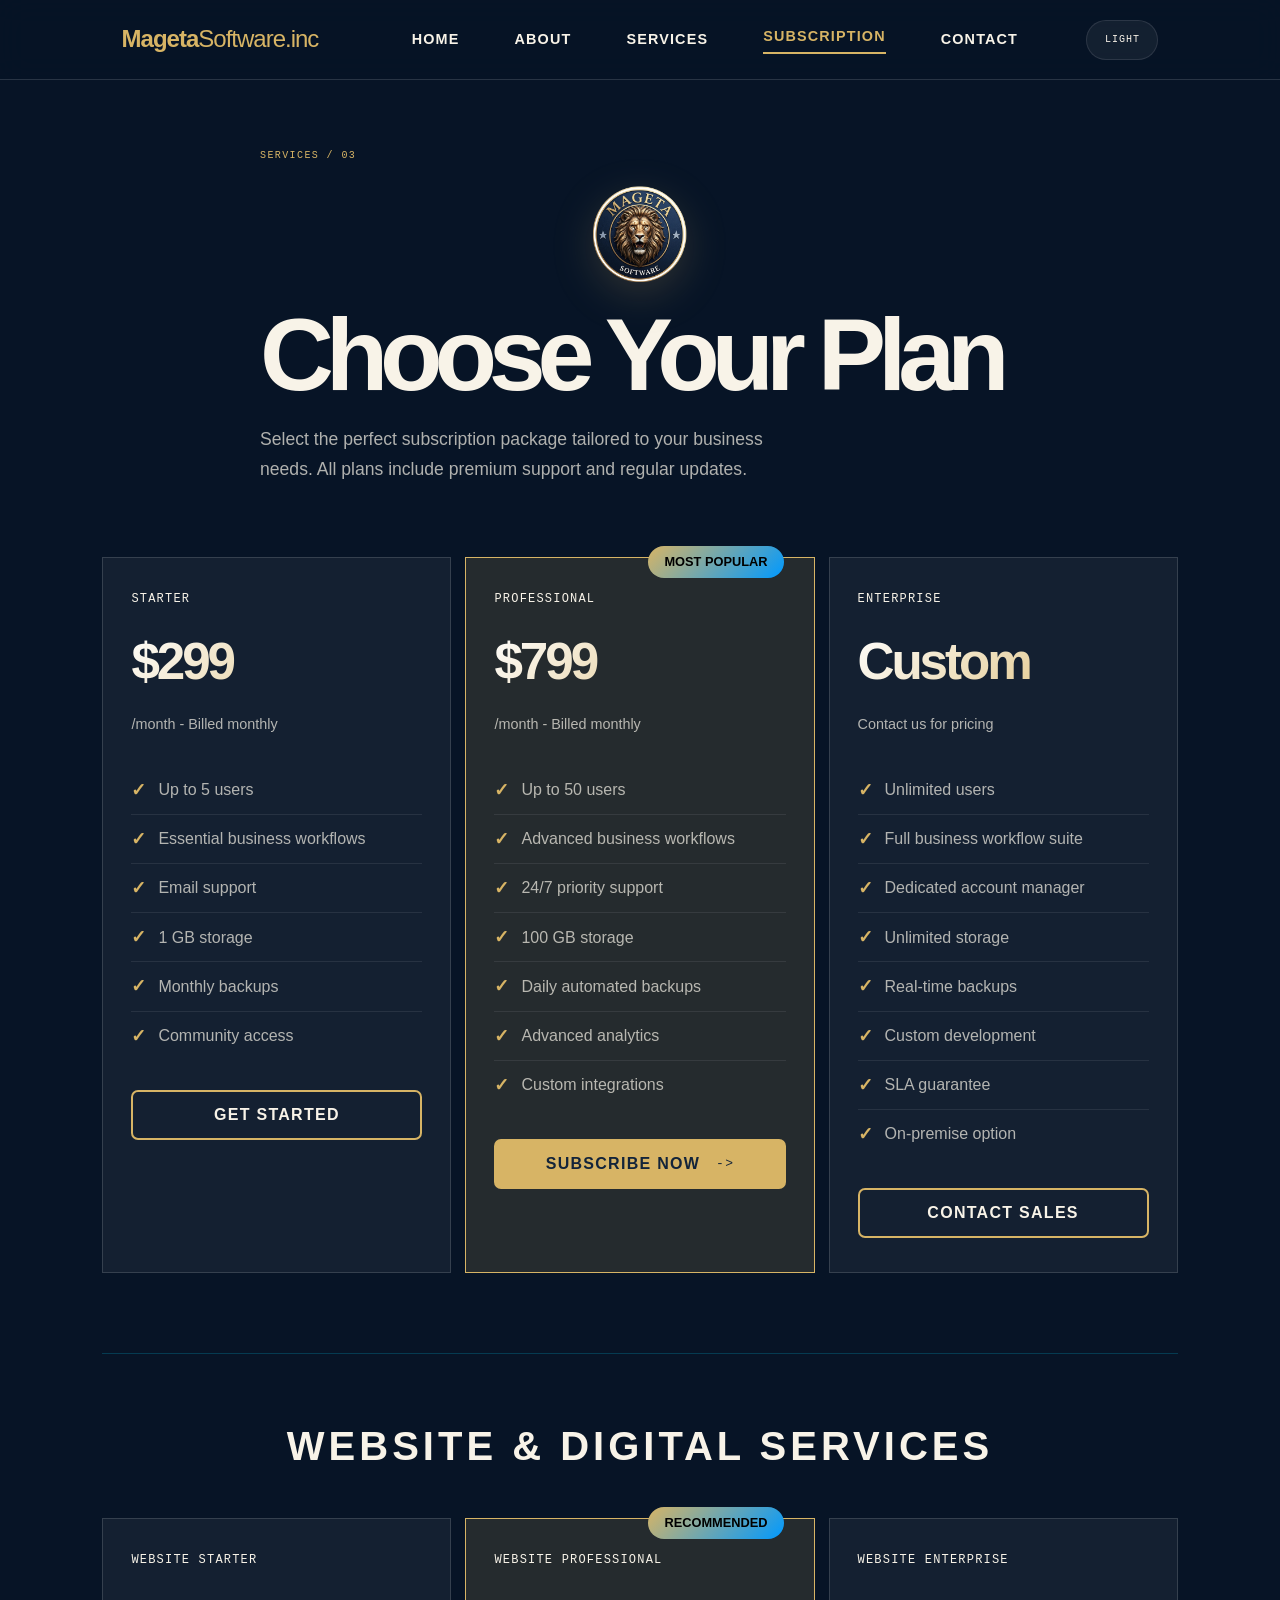
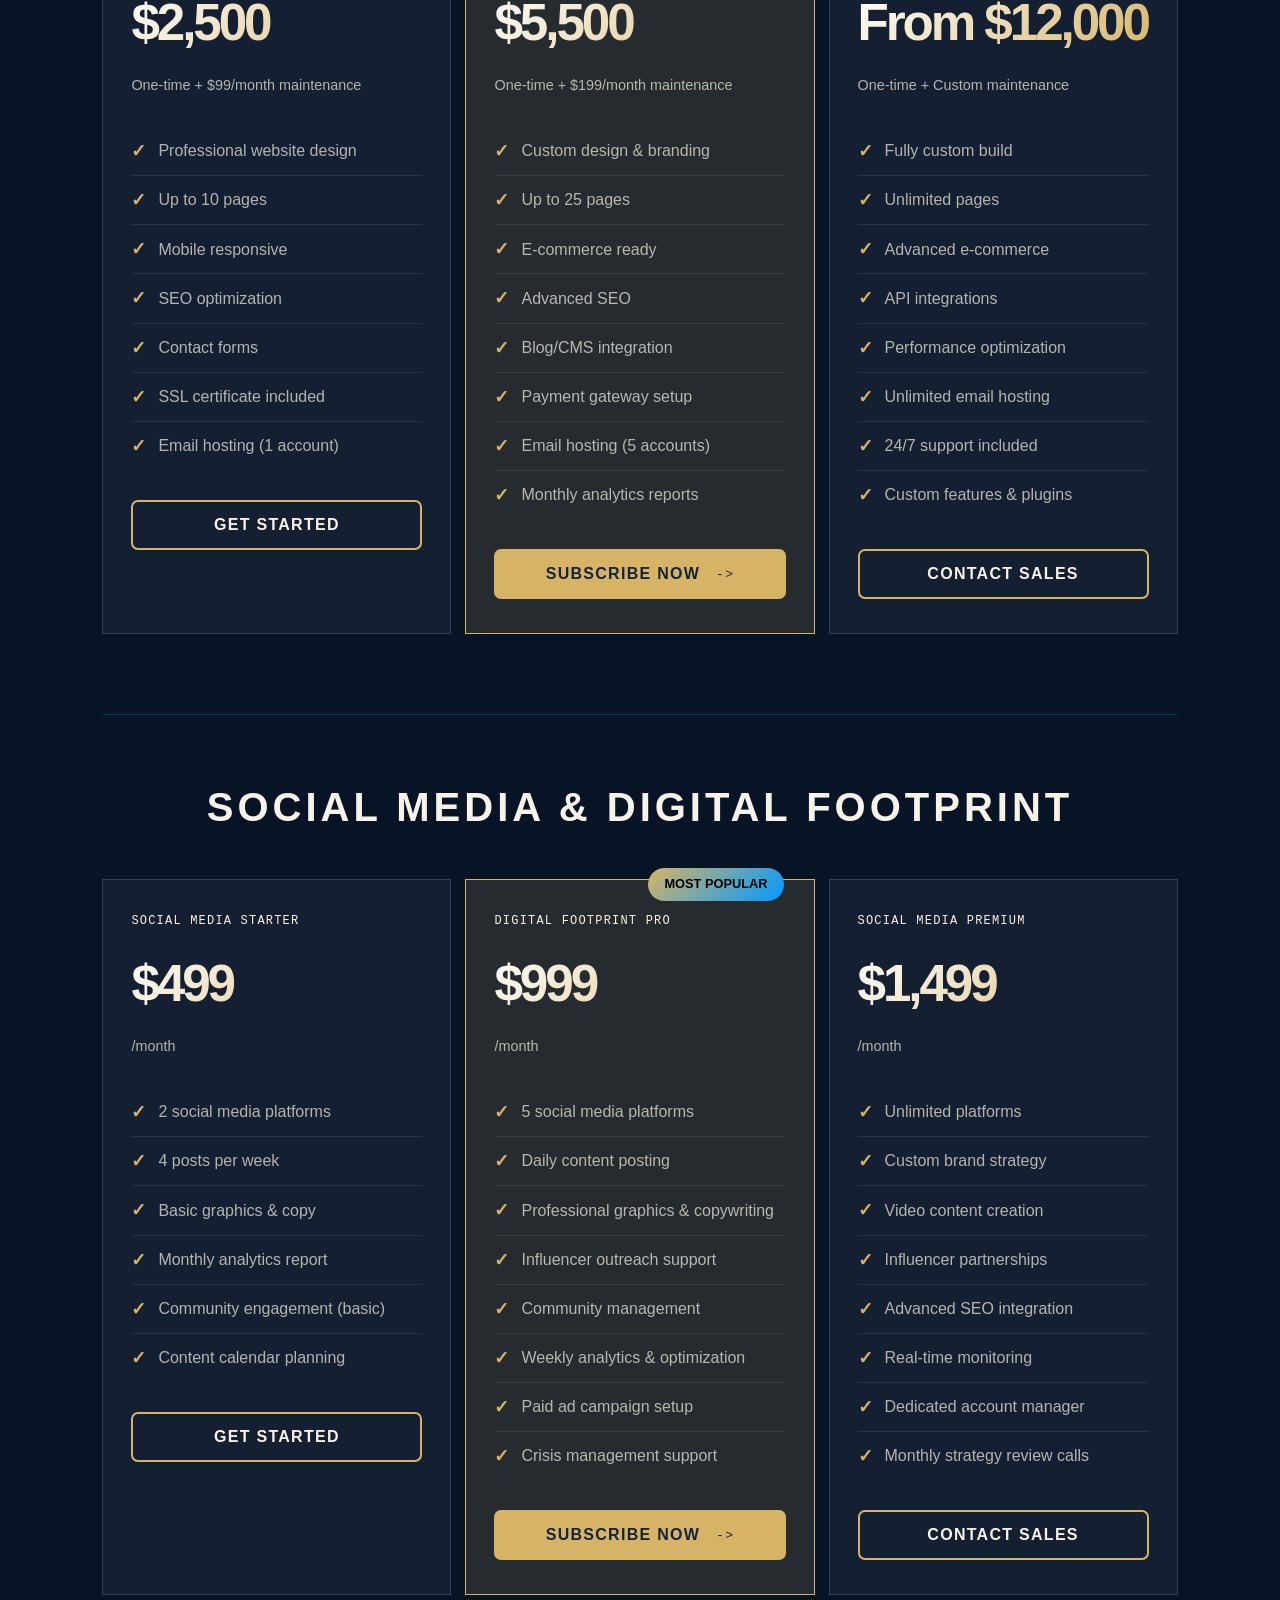
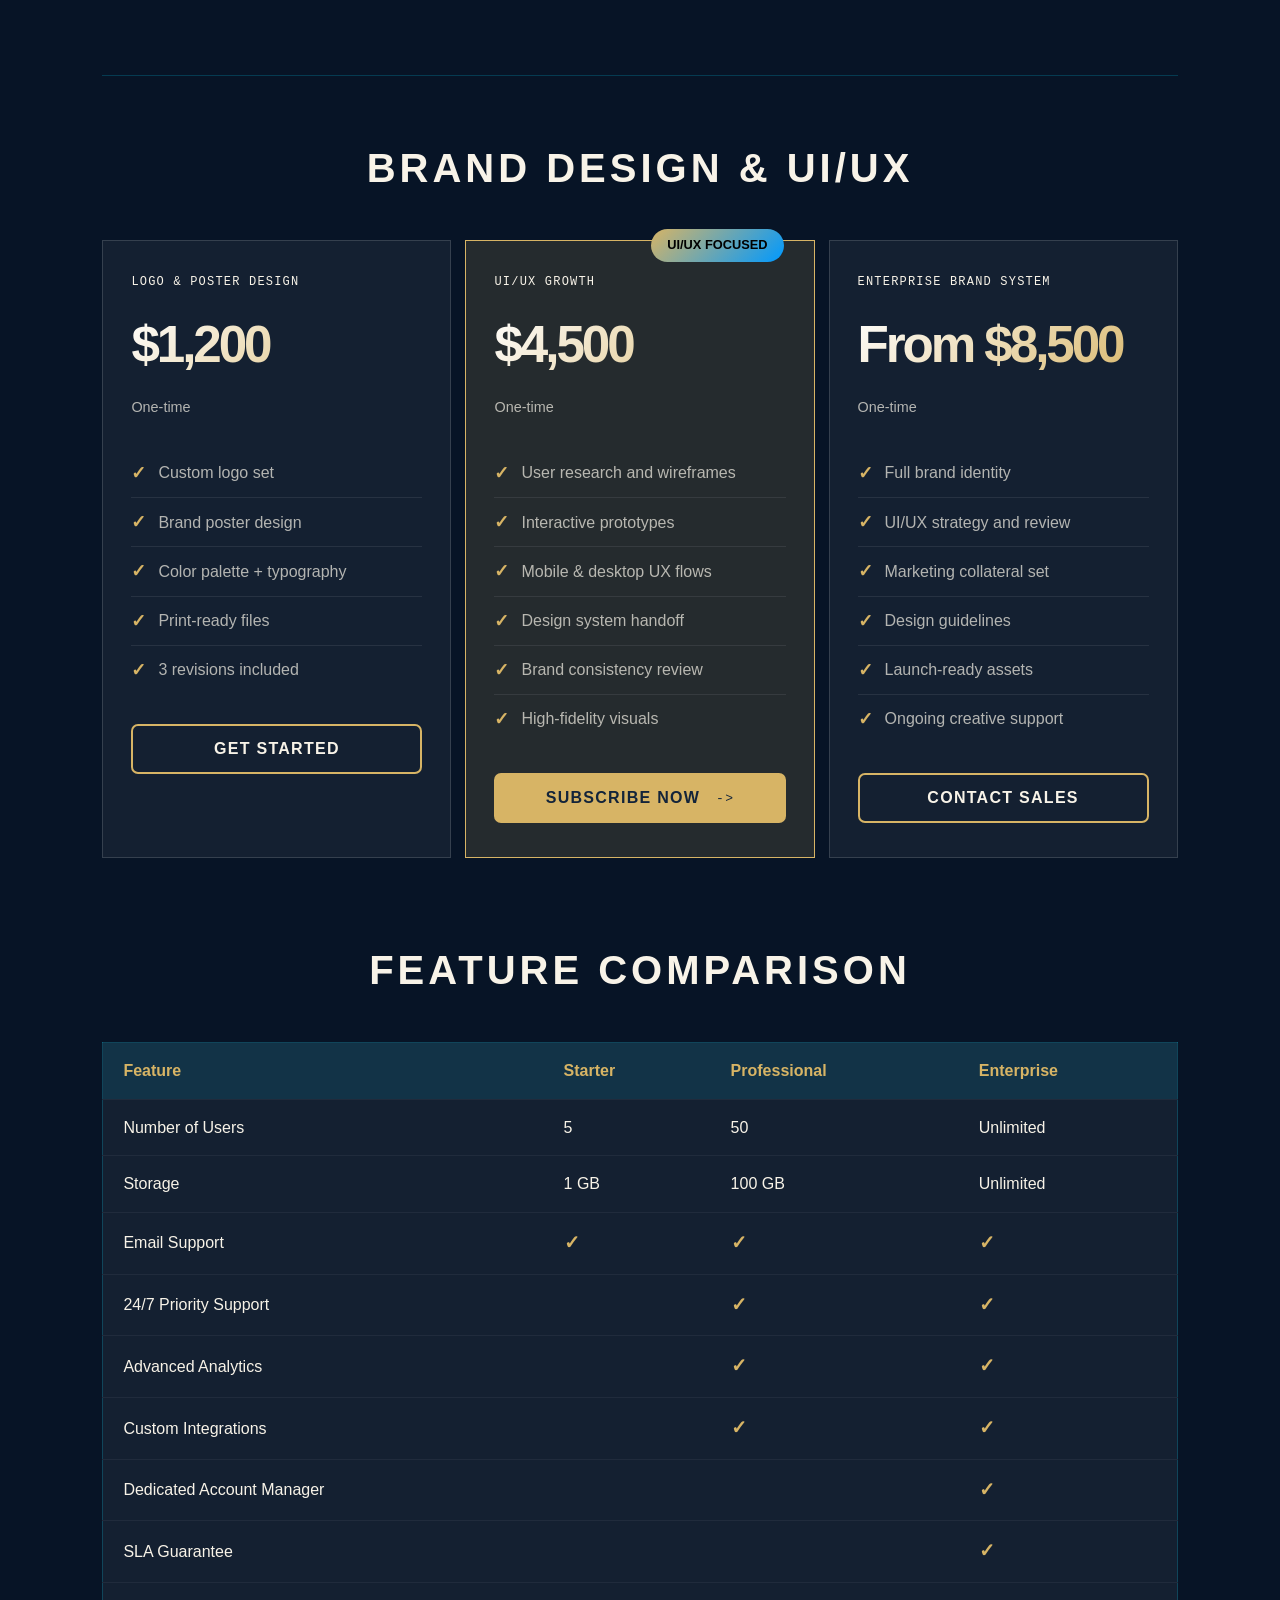
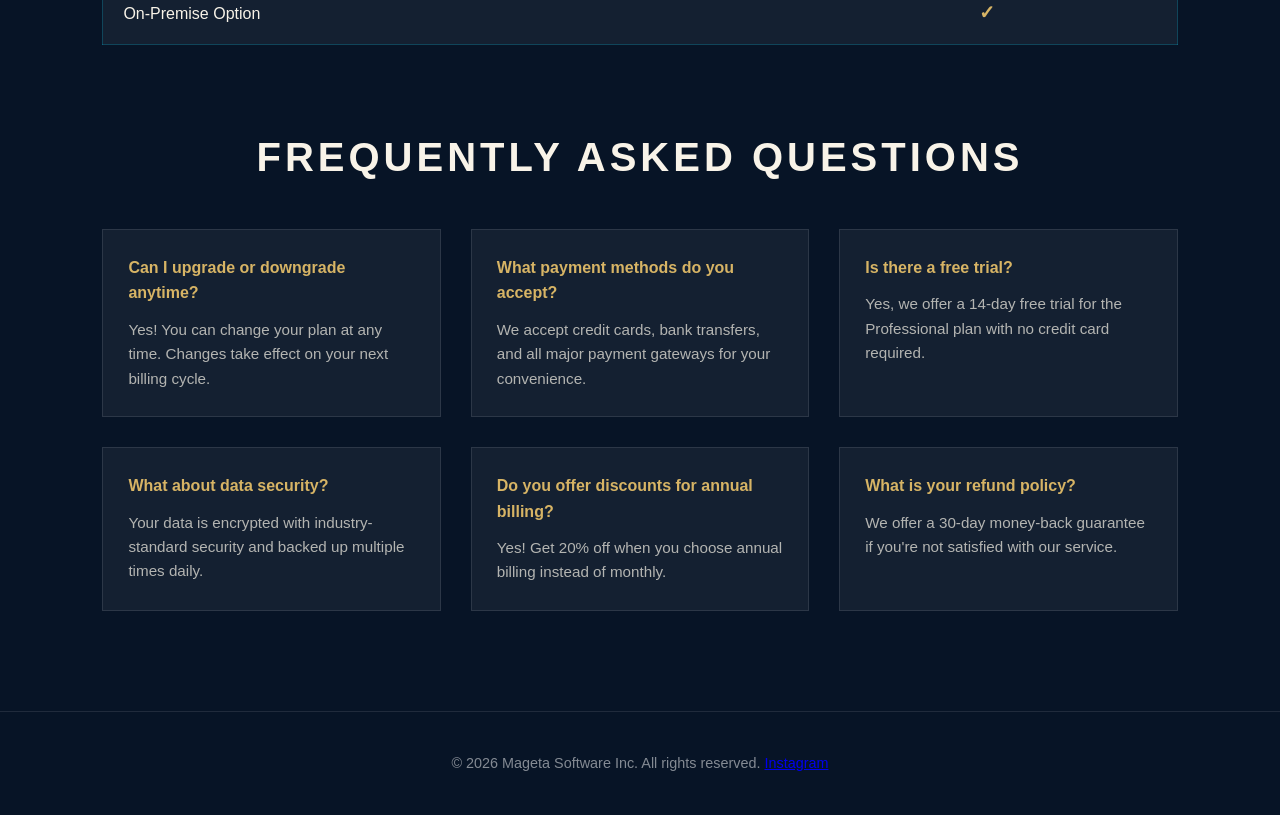
<file: subscription.html>
<!doctype html>
<html lang="en">
<head>
    <meta charset="utf-8">
    <meta name="viewport" content="width=device-width, initial-scale=1">
    <title>Subscription Plans | Mageta Software Inc.</title>
    <meta name="description" content="Choose the perfect subscription plan for your business needs.">
    <link rel="icon" type="image/png" href="assets/images/Logo%20mageta.png">
    <link rel="shortcut icon" href="assets/images/Logo%20mageta.png">
    <link rel="preconnect" href="https://fonts.googleapis.com">
    <link rel="preconnect" href="https://fonts.gstatic.com" crossorigin>
    <link href="https://fonts.googleapis.com/css2?family=Poppins:wght@300;400;500;600;700;800&display=swap" rel="stylesheet">
    <link rel="stylesheet" href="css/style.css">
    <style>
        .subscription-section {
            padding: 100px 8%;
            max-width: 1400px;
            margin: 0 auto;
        }

        .subscription-header {
            text-align: center;
            margin-bottom: 60px;
        }

        .subscription-header h1 {
            font-size: 2.5rem;
            margin-bottom: 20px;
        }

        .subscription-header p {
            font-size: 1.1rem;
            color: var(--text-muted);
            max-width: 600px;
            margin: 0 auto;
        }

        .pricing-grid {
            display: grid;
            grid-template-columns: repeat(auto-fit, minmax(320px, 1fr));
            gap: 30px;
            margin-bottom: 60px;
        }

        .pricing-card {
            background: var(--card-surface);
            border: 1px solid var(--border-glass);
            border-radius: 12px;
            padding: 40px 30px;
            transition: all 0.3s ease;
            position: relative;
        }

        .pricing-card:hover {
            border-color: var(--neon-blue);
            background: rgba(0, 212, 255, 0.1);
            transform: translateY(-10px);
            box-shadow: 0 10px 40px rgba(0, 212, 255, 0.2);
        }

        .pricing-card.featured {
            border-color: var(--neon-blue);
            background: rgba(0, 212, 255, 0.15);
            transform: scale(1.05);
        }

        .featured-badge {
            position: absolute;
            top: -12px;
            right: 30px;
            background: linear-gradient(135deg, var(--neon-blue), #0099ff);
            color: #000;
            padding: 6px 16px;
            border-radius: 20px;
            font-size: 0.8rem;
            font-weight: 600;
        }

        .plan-name {
            font-size: 1.3rem;
            font-weight: 600;
            margin-bottom: 15px;
            color: var(--text-main);
        }

        .plan-price {
            font-size: 2.8rem;
            font-weight: 800;
            margin-bottom: 10px;
            background: linear-gradient(135deg, #fff, var(--neon-blue));
            -webkit-background-clip: text;
            -webkit-text-fill-color: transparent;
        }

        .plan-billing {
            color: var(--text-muted);
            font-size: 0.9rem;
            margin-bottom: 30px;
        }

        .plan-features {
            list-style: none;
            margin-bottom: 30px;
        }

        .plan-features li {
            padding: 10px 0;
            color: var(--text-muted);
            border-bottom: 1px solid rgba(255, 255, 255, 0.08);
            display: flex;
            align-items: center;
        }

        .plan-features li:before {
            content: "✓";
            color: var(--neon-blue);
            font-weight: bold;
            margin-right: 12px;
            font-size: 1.1rem;
        }

        .plan-features li:last-child {
            border-bottom: none;
        }

        .plan-button {
            width: 100%;
            padding: 12px 24px;
            background: linear-gradient(135deg, var(--neon-blue), #0099ff);
            color: #000;
            border: none;
            border-radius: 8px;
            font-weight: 600;
            cursor: pointer;
            transition: 0.3s;
            font-size: 1rem;
        }

        .plan-button:hover {
            transform: scale(1.02);
            box-shadow: 0 5px 20px rgba(0, 212, 255, 0.4);
        }

        .plan-button.outline {
            background: transparent;
            border: 2px solid var(--neon-blue);
            color: var(--neon-blue);
        }

        .plan-button.outline:hover {
            background: rgba(0, 212, 255, 0.1);
        }

        .comparison-section {
            margin-top: 80px;
        }

        .comparison-table {
            width: 100%;
            border-collapse: collapse;
            background: rgba(255, 255, 255, 0.02);
            border: 1px solid rgba(0, 212, 255, 0.2);
            border-radius: 12px;
            overflow: hidden;
        }

        .comparison-table th,
        .comparison-table td {
            padding: 15px 20px;
            text-align: left;
            border-bottom: 1px solid rgba(255, 255, 255, 0.05);
        }

        .comparison-table th {
            background: rgba(0, 212, 255, 0.1);
            font-weight: 600;
            color: var(--neon-blue);
        }

        .comparison-table tr:last-child td {
            border-bottom: none;
        }

        .check-icon {
            color: var(--neon-blue);
            font-weight: bold;
            font-size: 1.2rem;
        }

        .faq-section {
            margin-top: 80px;
        }

        .faq-grid {
            display: grid;
            grid-template-columns: repeat(auto-fit, minmax(300px, 1fr));
            gap: 30px;
        }

        .faq-item {
            background: var(--card-surface);
            border: 1px solid var(--border-glass);
            border-radius: 8px;
            padding: 25px;
        }

        .faq-item h4 {
            color: var(--neon-blue);
            margin-bottom: 12px;
            cursor: pointer;
            transition: color 0.3s ease;
        }

        .faq-item p {
            color: var(--text-muted);
            font-size: 0.95rem;
            line-height: 1.6;
        }

        .nav-container {
            display: flex;
            align-items: center;
            justify-content: space-between;
            gap: 16px;
        }

        nav {
            display: flex;
            gap: 20px;
            align-items: center;
            flex-wrap: wrap;
        }

        .nav-link {
            color: var(--text-main);
            text-decoration: none;
            font-weight: 600;
            letter-spacing: 0.08em;
            font-size: 0.9rem;
        }

        .theme-toggle-button {
            background: var(--glass);
            border: 1px solid var(--border-glass);
            border-radius: 999px;
            padding: 12px 16px;
            color: var(--text-main);
            cursor: pointer;
        }

        .menu-toggle {
            display: none;
            background: var(--glass);
            border-radius: 50%;
            width: 48px;
            height: 48px;
            align-items: center;
            justify-content: center;
            cursor: pointer;
            color: var(--text-main);
            font-size: 1.2rem;
        }

        .modal-backdrop {
            position: fixed;
            inset: 0;
            background: rgba(0, 0, 0, 0.65);
            display: none;
            align-items: center;
            justify-content: center;
            padding: 24px;
            z-index: 10000;
        }

        .modal-backdrop.active {
            display: flex;
        }

        .modal-dialog {
            width: min(620px, 100%);
            background: rgba(15, 23, 42, 0.96);
            border: 1px solid rgba(255, 255, 255, 0.12);
            border-radius: 26px;
            padding: 30px;
            box-shadow: 0 36px 80px rgba(0, 0, 0, 0.35);
        }

        .modal-dialog h2 {
            margin-bottom: 10px;
        }

        .modal-dialog .modal-intro {
            color: var(--text-muted);
            margin-bottom: 24px;
        }

        .modal-dialog label {
            display: block;
            margin-bottom: 8px;
            margin-top: 18px;
            font-weight: 600;
            color: var(--text-main);
        }

        .modal-dialog input,
        .modal-dialog textarea {
            width: 100%;
            border-radius: 14px;
            border: 1px solid var(--border-glass);
            background: var(--glass);
            color: var(--text-main);
            padding: 14px 16px;
        }

        .modal-dialog textarea {
            min-height: 130px;
            resize: vertical;
        }

        .modal-actions {
            display: flex;
            justify-content: flex-end;
            gap: 14px;
            margin-top: 24px;
            flex-wrap: wrap;
        }

        @media (max-width: 900px) {
            nav {
                display: none;
                flex-direction: column;
                width: 100%;
                gap: 12px;
                background: var(--bg-surface);
                padding: 16px;
                border-radius: 16px;
            }

            nav.active {
                display: flex;
            }

            .menu-toggle {
                display: flex;
            }

            .subscription-section {
                padding: 80px 5% 40px;
            }
        }
    </style>
</head>
<body class="subscription-page">

<!-- NAVIGATION -->
<header class="navbar">
    <div class="nav-container">
        <div class="logo" onclick="window.location.href='index.html'">Mageta<span>Software.inc</span></div>
        <nav id="navMenu">
            <a href="index.html" class="nav-link">HOME</a>
            <a href="about.html" class="nav-link">ABOUT</a>
            <a href="index.html#services" class="nav-link">SERVICES</a>
            <a href="subscription.html" class="nav-link">SUBSCRIPTION</a>
            <a href="index.html#contact" class="nav-link">CONTACT</a>
        </nav>
        <button id="theme-toggle" class="theme-toggle-button" aria-label="Toggle Light/Dark Theme">🌗</button>
        <button class="menu-toggle" type="button" aria-label="Open navigation" aria-controls="navMenu" aria-expanded="false">☰</button>
    </div>
</header>

<!-- SUBSCRIPTION HEADER -->
<section class="subscription-section">
    <div class="subscription-header">
        <img class="page-logo subscription-logo" src="assets/images/Logo mageta.png" alt="Mageta Software logo">
        <h1>Choose Your Plan</h1>
        <p>Select the perfect subscription package tailored to your business needs. All plans include premium support and regular updates.</p>
    </div>

    <!-- PRICING CARDS -->
    <div class="pricing-grid">
        <!-- Starter Plan -->
        <div class="pricing-card">
            <div class="plan-name">Starter</div>
            <div class="plan-price">$299</div>
            <div class="plan-billing">/month - Billed monthly</div>
            <ul class="plan-features">
                <li>Up to 5 users</li>
                <li>Essential business workflows</li>
                <li>Email support</li>
                <li>1 GB storage</li>
                <li>Monthly backups</li>
                <li>Community access</li>
            </ul>
            <button class="plan-button outline" data-plan="Starter">Get Started</button>
        </div>

        <!-- Professional Plan (Featured) -->
        <div class="pricing-card featured">
            <div class="featured-badge">MOST POPULAR</div>
            <div class="plan-name">Professional</div>
            <div class="plan-price">$799</div>
            <div class="plan-billing">/month - Billed monthly</div>
            <ul class="plan-features">
                <li>Up to 50 users</li>
                <li>Advanced business workflows</li>
                <li>24/7 priority support</li>
                <li>100 GB storage</li>
                <li>Daily automated backups</li>
                <li>Advanced analytics</li>
                <li>Custom integrations</li>
            </ul>
            <button class="plan-button" data-plan="Professional">Subscribe Now</button>
        </div>

        <!-- Enterprise Plan -->
        <div class="pricing-card">
            <div class="plan-name">Enterprise</div>
            <div class="plan-price">Custom</div>
            <div class="plan-billing">Contact us for pricing</div>
            <ul class="plan-features">
                <li>Unlimited users</li>
                <li>Full business workflow suite</li>
                <li>Dedicated account manager</li>
                <li>Unlimited storage</li>
                <li>Real-time backups</li>
                <li>Custom development</li>
                <li>SLA guarantee</li>
                <li>On-premise option</li>
            </ul>
            <button class="plan-button outline" data-plan="Enterprise">Contact Sales</button>
        </div>
    </div>

    <!-- WEBSITE PACKAGES SECTION -->
    <div style="margin-top: 80px; padding-top: 60px; border-top: 1px solid rgba(0, 212, 255, 0.2);">
        <h2 style="margin-bottom: 40px;">Website & Digital Services</h2>
        <div class="pricing-grid">
            <!-- Website Starter -->
            <div class="pricing-card">
                <div class="plan-name">Website Starter</div>
                <div class="plan-price">$2,500</div>
                <div class="plan-billing">One-time + $99/month maintenance</div>
                <ul class="plan-features">
                    <li>Professional website design</li>
                    <li>Up to 10 pages</li>
                    <li>Mobile responsive</li>
                    <li>SEO optimization</li>
                    <li>Contact forms</li>
                    <li>SSL certificate included</li>
                    <li>Email hosting (1 account)</li>
                </ul>
                <button class="plan-button outline" data-plan="Website Starter">Get Started</button>
            </div>

            <!-- Website Professional -->
            <div class="pricing-card featured">
                <div class="featured-badge">RECOMMENDED</div>
                <div class="plan-name">Website Professional</div>
                <div class="plan-price">$5,500</div>
                <div class="plan-billing">One-time + $199/month maintenance</div>
                <ul class="plan-features">
                    <li>Custom design & branding</li>
                    <li>Up to 25 pages</li>
                    <li>E-commerce ready</li>
                    <li>Advanced SEO</li>
                    <li>Blog/CMS integration</li>
                    <li>Payment gateway setup</li>
                    <li>Email hosting (5 accounts)</li>
                    <li>Monthly analytics reports</li>
                </ul>
                <button class="plan-button" data-plan="Website Professional">Subscribe Now</button>
            </div>

            <!-- Website Enterprise -->
            <div class="pricing-card">
                <div class="plan-name">Website Enterprise</div>
                <div class="plan-price">From $12,000</div>
                <div class="plan-billing">One-time + Custom maintenance</div>
                <ul class="plan-features">
                    <li>Fully custom build</li>
                    <li>Unlimited pages</li>
                    <li>Advanced e-commerce</li>
                    <li>API integrations</li>
                    <li>Performance optimization</li>
                    <li>Unlimited email hosting</li>
                    <li>24/7 support included</li>
                    <li>Custom features & plugins</li>
                </ul>
                <button class="plan-button outline" data-plan="Website Enterprise">Contact Sales</button>
            </div>
        </div>
    </div>

    <!-- SOCIAL MEDIA & DIGITAL FOOTPRINT SECTION -->
    <div style="margin-top: 80px; padding-top: 60px; border-top: 1px solid rgba(0, 212, 255, 0.2);">
        <h2 style="margin-bottom: 40px;">Social Media & Digital Footprint</h2>
        <div class="pricing-grid">
            <!-- Social Media Starter -->
            <div class="pricing-card">
                <div class="plan-name">Social Media Starter</div>
                <div class="plan-price">$499</div>
                <div class="plan-billing">/month</div>
                <ul class="plan-features">
                    <li>2 social media platforms</li>
                    <li>4 posts per week</li>
                    <li>Basic graphics & copy</li>
                    <li>Monthly analytics report</li>
                    <li>Community engagement (basic)</li>
                    <li>Content calendar planning</li>
                </ul>
                <button class="plan-button outline" data-plan="Social Media Starter">Get Started</button>
            </div>

            <!-- Digital Footprint Pro -->
            <div class="pricing-card featured">
                <div class="featured-badge">MOST POPULAR</div>
                <div class="plan-name">Digital Footprint Pro</div>
                <div class="plan-price">$999</div>
                <div class="plan-billing">/month</div>
                <ul class="plan-features">
                    <li>5 social media platforms</li>
                    <li>Daily content posting</li>
                    <li>Professional graphics & copywriting</li>
                    <li>Influencer outreach support</li>
                    <li>Community management</li>
                    <li>Weekly analytics & optimization</li>
                    <li>Paid ad campaign setup</li>
                    <li>Crisis management support</li>
                </ul>
                <button class="plan-button" data-plan="Digital Footprint Pro">Subscribe Now</button>
            </div>

            <!-- Social Media Management Premium -->
            <div class="pricing-card">
                <div class="plan-name">Social Media Premium</div>
                <div class="plan-price">$1,499</div>
                <div class="plan-billing">/month</div>
                <ul class="plan-features">
                    <li>Unlimited platforms</li>
                    <li>Custom brand strategy</li>
                    <li>Video content creation</li>
                    <li>Influencer partnerships</li>
                    <li>Advanced SEO integration</li>
                    <li>Real-time monitoring</li>
                    <li>Dedicated account manager</li>
                    <li>Monthly strategy review calls</li>
                </ul>
                <button class="plan-button outline" data-plan="Social Media Premium">Contact Sales</button>
            </div>
        </div>
    </div>

    <!-- BRAND DESIGN & UI/UX SECTION -->
    <div style="margin-top: 80px; padding-top: 60px; border-top: 1px solid rgba(0, 212, 255, 0.2);">
        <h2 style="margin-bottom: 40px;">Brand Design & UI/UX</h2>
        <div class="pricing-grid">
            <div class="pricing-card">
                <div class="plan-name">Logo & Poster Design</div>
                <div class="plan-price">$1,200</div>
                <div class="plan-billing">One-time</div>
                <ul class="plan-features">
                    <li>Custom logo set</li>
                    <li>Brand poster design</li>
                    <li>Color palette + typography</li>
                    <li>Print-ready files</li>
                    <li>3 revisions included</li>
                </ul>
                <button class="plan-button outline" data-plan="Logo & Poster Design">Get Started</button>
            </div>
            <div class="pricing-card featured">
                <div class="featured-badge">UI/UX FOCUSED</div>
                <div class="plan-name">UI/UX Growth</div>
                <div class="plan-price">$4,500</div>
                <div class="plan-billing">One-time</div>
                <ul class="plan-features">
                    <li>User research and wireframes</li>
                    <li>Interactive prototypes</li>
                    <li>Mobile & desktop UX flows</li>
                    <li>Design system handoff</li>
                    <li>Brand consistency review</li>
                    <li>High-fidelity visuals</li>
                </ul>
                <button class="plan-button" data-plan="UI/UX Growth">Subscribe Now</button>
            </div>
            <div class="pricing-card">
                <div class="plan-name">Enterprise Brand System</div>
                <div class="plan-price">From $8,500</div>
                <div class="plan-billing">One-time</div>
                <ul class="plan-features">
                    <li>Full brand identity</li>
                    <li>UI/UX strategy and review</li>
                    <li>Marketing collateral set</li>
                    <li>Design guidelines</li>
                    <li>Launch-ready assets</li>
                    <li>Ongoing creative support</li>
                </ul>
                <button class="plan-button outline" data-plan="Enterprise Brand System">Contact Sales</button>
            </div>
        </div>
    </div>

    <!-- INQUIRY MODAL -->
<div class="modal-backdrop" id="inquiry-modal">
    <div class="modal-dialog">
        <h2>Tell Us About Your Project</h2>
        <p class="modal-intro">We’ll reach out within 24 hours to discuss next steps.</p>
        <form id="inquiry-form">
            <label for="selected-plan">Selected Package</label>
            <input type="text" id="selected-plan" name="selected-plan" readonly>

            <label for="company-name">Company / Brand Name</label>
            <input type="text" id="company-name" name="company-name" placeholder="Your company name" required>

            <label for="contact-name">Contact Person</label>
            <input type="text" id="contact-name" name="contact-name" placeholder="Your name" required>

            <label for="email-address">Email Address</label>
            <input type="email" id="email-address" name="email-address" placeholder="you@company.com" required>

            <label for="phone-number">Phone Number</label>
            <input type="tel" id="phone-number" name="phone-number" placeholder="+123 456 7890" required>

            <label for="project-details">Project Details</label>
            <textarea id="project-details" name="project-details" placeholder="Tell us what you need" required></textarea>

            <div class="modal-actions">
                <button type="button" class="plan-button outline" id="close-modal">Cancel</button>
                <button type="submit" class="plan-button">Submit Inquiry</button>
            </div>
        </form>
    </div>
</div>

<!-- FEATURE COMPARISON -->
    <div class="comparison-section">
        <h2 style="margin-bottom: 40px;">Feature Comparison</h2>
        <table class="comparison-table">
            <thead>
                <tr>
                    <th>Feature</th>
                    <th>Starter</th>
                    <th>Professional</th>
                    <th>Enterprise</th>
                </tr>
            </thead>
            <tbody>
                <tr>
                    <td>Number of Users</td>
                    <td>5</td>
                    <td>50</td>
                    <td>Unlimited</td>
                </tr>
                <tr>
                    <td>Storage</td>
                    <td>1 GB</td>
                    <td>100 GB</td>
                    <td>Unlimited</td>
                </tr>
                <tr>
                    <td>Email Support</td>
                    <td><span class="check-icon">✓</span></td>
                    <td><span class="check-icon">✓</span></td>
                    <td><span class="check-icon">✓</span></td>
                </tr>
                <tr>
                    <td>24/7 Priority Support</td>
                    <td></td>
                    <td><span class="check-icon">✓</span></td>
                    <td><span class="check-icon">✓</span></td>
                </tr>
                <tr>
                    <td>Advanced Analytics</td>
                    <td></td>
                    <td><span class="check-icon">✓</span></td>
                    <td><span class="check-icon">✓</span></td>
                </tr>
                <tr>
                    <td>Custom Integrations</td>
                    <td></td>
                    <td><span class="check-icon">✓</span></td>
                    <td><span class="check-icon">✓</span></td>
                </tr>
                <tr>
                    <td>Dedicated Account Manager</td>
                    <td></td>
                    <td></td>
                    <td><span class="check-icon">✓</span></td>
                </tr>
                <tr>
                    <td>SLA Guarantee</td>
                    <td></td>
                    <td></td>
                    <td><span class="check-icon">✓</span></td>
                </tr>
                <tr>
                    <td>On-Premise Option</td>
                    <td></td>
                    <td></td>
                    <td><span class="check-icon">✓</span></td>
                </tr>
            </tbody>
        </table>
    </div>

    <!-- FAQ SECTION -->
    <div class="faq-section">
        <h2 style="margin-bottom: 40px;">Frequently Asked Questions</h2>
        <div class="faq-grid">
            <div class="faq-item">
                <h4>Can I upgrade or downgrade anytime?</h4>
                <p>Yes! You can change your plan at any time. Changes take effect on your next billing cycle.</p>
            </div>
            <div class="faq-item">
                <h4>What payment methods do you accept?</h4>
                <p>We accept credit cards, bank transfers, and all major payment gateways for your convenience.</p>
            </div>
            <div class="faq-item">
                <h4>Is there a free trial?</h4>
                <p>Yes, we offer a 14-day free trial for the Professional plan with no credit card required.</p>
            </div>
            <div class="faq-item">
                <h4>What about data security?</h4>
                <p>Your data is encrypted with industry-standard security and backed up multiple times daily.</p>
            </div>
            <div class="faq-item">
                <h4>Do you offer discounts for annual billing?</h4>
                <p>Yes! Get 20% off when you choose annual billing instead of monthly.</p>
            </div>
            <div class="faq-item">
                <h4>What is your refund policy?</h4>
                <p>We offer a 30-day money-back guarantee if you're not satisfied with our service.</p>
            </div>
        </div>
    </div>
</section>

<!-- FOOTER -->
<footer class="footer">
    <p>&copy; <span id="year"></span> Mageta Software Inc. All rights reserved. <a href="https://www.instagram.com/magetaproductioncompany.ltd/" target="_blank" rel="noopener noreferrer">Instagram</a></p>
</footer>

<script src="js/main.js"></script>
<script>
    // Close mobile menu when clicking links
    document.querySelectorAll('.nav-link').forEach(link => {
        link.addEventListener('click', () => {
            document.getElementById('navMenu').classList.remove('active');
        });
    });

    // Update year
    document.getElementById('year').textContent = new Date().getFullYear();

    const themeToggle = document.getElementById('theme-toggle');
    const inquiryModal = document.getElementById('inquiry-modal');
    const inquiryForm = document.getElementById('inquiry-form');
    const selectedPlanInput = document.getElementById('selected-plan');
    const closeModalButton = document.getElementById('close-modal');

    // Subscribe button handlers
    document.querySelectorAll('.plan-button[data-plan]').forEach(button => {
        button.addEventListener('click', function() {
            const planName = this.dataset.plan;
            selectedPlanInput.value = planName;
            inquiryModal.classList.add('active');
        });
    });

    closeModalButton.addEventListener('click', () => {
        inquiryModal.classList.remove('active');
    });

    inquiryModal.addEventListener('click', event => {
        if (event.target === inquiryModal) {
            inquiryModal.classList.remove('active');
        }
    });

    inquiryForm.addEventListener('submit', event => {
        event.preventDefault();
        const plan = selectedPlanInput.value;
        const company = document.getElementById('company-name').value.trim();
        const contact = document.getElementById('contact-name').value.trim();
        const email = document.getElementById('email-address').value.trim();

        if (!company || !contact || !email) {
            alert('Please fill in all required fields so we can reach out.');
            return;
        }

        inquiryModal.classList.remove('active');
        inquiryForm.reset();
        selectedPlanInput.value = plan;

        alert(`Thanks! We received your inquiry for ${plan}. Our team will contact ${contact} at ${email} shortly.`);
    });
</script>
</body>
</html>
</file>
<file: css/style.css>
/* --- MAGETA SOFTWARE MASTER STYLING --- */
:root {
    --bg-deep: #020205;
    --bg-surface: rgba(7, 14, 23, 0.95);
    --card-surface: rgba(255, 255, 255, 0.05);
    --text-main: #f8fbff;
    --text-muted: rgba(255, 255, 255, 0.75);
    --text-muted-light: rgba(15, 23, 42, 0.7);
    --neon-blue: #00d4ff;
    --glass: rgba(255, 255, 255, 0.03);
    --border-glass: rgba(255, 255, 255, 0.1);
    --font-main: 'Poppins', sans-serif;
    --nav-h: 80px;
}

html { scroll-behavior: smooth; }

body {
    background-color: var(--bg-deep);
    color: var(--text-main);
    font-family: var(--font-main);
    line-height: 1.6;
    overflow-x: hidden;
    transition: background-color 0.3s ease, color 0.3s ease;
}

body.menu-open {
    overflow: hidden;
}

.light-theme {
    --bg-deep: #f5f7fb;
    --bg-surface: rgba(255, 255, 255, 0.95);
    --card-surface: rgba(255, 255, 255, 0.9);
    --text-main: #0f172a;
    --text-muted: rgba(15, 23, 42, 0.65);
    --text-muted-light: rgba(15, 23, 42, 0.45);
    --neon-blue: #0056b3;
    --glass: rgba(255, 255, 255, 0.8);
    --border-glass: rgba(15, 23, 42, 0.08);
}

body.light-theme {
    color: var(--text-main);
    text-shadow: none;
}

body.light-theme .brand {
    background: linear-gradient(135deg, #0f172a, var(--neon-blue), #0f172a);
    -webkit-background-clip: text;
    -webkit-text-fill-color: transparent;
    filter: none;
}

body.light-theme .welcome-text,
body.light-theme .tagline,
body.light-theme .intro-text,
body.light-theme .expertise-intro,
body.light-theme .bento-card p,
body.light-theme .product-card p,
body.light-theme .service-card p,
body.light-theme .process-step p,
    body.light-theme .contact-header p,
    body.light-theme .info-item p,
body.light-theme .footer p,
body.light-theme .value-card p,
body.light-theme .vision-box p {
    color: var(--text-muted);
}

body.light-theme .nav-link,
body.light-theme .btn-outline,
body.light-theme .btn-secondary,
body.light-theme .btn-primary,
body.light-theme .info-item h4,
body.light-theme .section-title,
body.light-theme h2,
body.light-theme h3,
body.light-theme h4,
body.light-theme p,
body.light-theme a {
    color: var(--text-main);
}

body.light-theme .btn-secondary,
body.light-theme .btn-primary {
    color: #fff;
}

body.light-theme .btn-outline {
    color: var(--text-main);
    border-color: var(--neon-blue);
}

/* Homepage refresh: editorial project-first layout */
:root {
    --accent-soft: rgba(0, 212, 255, 0.12);
    --page-line: rgba(255, 255, 255, 0.14);
    --font-main: 'Space Grotesk', sans-serif;
    --font-mono: 'DM Mono', monospace;
}

body.light-theme {
    --bg-deep: #f3f4ef;
    --bg-surface: rgba(243, 244, 239, 0.88);
    --glass: rgba(255, 255, 255, 0.72);
    --card-surface: #ffffff;
    --text-main: #151817;
    --text-muted: #59605d;
    --neon-blue: #007c83;
    --accent-soft: rgba(0, 124, 131, 0.1);
    --page-line: rgba(21, 24, 23, 0.16);
}

body::before {
    background: radial-gradient(circle at 80% 10%, var(--accent-soft), transparent 32%), var(--bg-deep);
}

.navbar { border-bottom-color: var(--page-line); }
.logo { font-size: 1.15rem; letter-spacing: -0.04em; }
.logo span { color: var(--text-muted); }
.theme-toggle-button {
    min-width: 72px;
    padding: 9px 12px;
    background: var(--accent-soft);
    border-color: var(--neon-blue);
    color: var(--neon-blue);
    font: 500 10px var(--font-mono);
    letter-spacing: 0.08em;
}
.menu-toggle { color: var(--text-main); }
.hero {
    min-height: 84vh;
    padding-top: calc(var(--nav-h) + 50px);
    padding-bottom: 80px;
    position: relative;
}
.hero::after {
    content: 'MAGETA / SOFTWARE / 2025';
    position: absolute;
    right: 8%;
    bottom: 34px;
    color: var(--text-muted);
    font: 10px var(--font-mono);
    letter-spacing: 0.14em;
}
.hero-container { max-width: 1400px; width: 100%; margin: 0 auto; gap: 8%; }
.welcome-text, .tagline { color: var(--text-muted); font: 500 11px var(--font-mono); letter-spacing: 0.12em; text-transform: uppercase; }
.brand {
    font-size: clamp(3.5rem, 8.5vw, 8.5rem);
    line-height: 0.88;
    letter-spacing: -0.08em;
    background: none;
    -webkit-text-fill-color: initial;
    color: var(--text-main);
    filter: none;
}
body.light-theme .brand { background: none; -webkit-text-fill-color: initial; color: var(--text-main); }
.hero-image { border-left: 1px solid var(--page-line); padding-left: 8%; }
.hero-image img { aspect-ratio: auto; border-radius: 0; filter: drop-shadow(0 20px 35px var(--accent-soft)); }

.projects-section { max-width: 1400px; padding-top: 55px; }
.section-kicker { display: flex; gap: 18px; align-items: center; color: var(--neon-blue); font: 500 11px var(--font-mono); letter-spacing: 0.12em; text-transform: uppercase; }
.section-kicker span { color: var(--text-muted); }
.projects-heading { display: flex; justify-content: space-between; align-items: end; gap: 30px; margin: 28px 0 45px; }
.projects-heading h2 { margin: 0; text-align: left; font-size: clamp(2.8rem, 6vw, 6rem); line-height: 0.9; letter-spacing: -0.07em; text-transform: none; }
.projects-heading h2 em { color: var(--neon-blue); font-style: normal; }
.projects-heading p { max-width: 290px; color: var(--text-muted); font-size: 0.95rem; }
.projects-grid { display: grid; grid-template-columns: 1.3fr 0.7fr 0.7fr; gap: 16px; }
.project-tile { min-height: 300px; position: relative; overflow: hidden; background: var(--card-surface); border: 1px solid var(--page-line); text-decoration: none; }
.project-tile-wide { grid-column: span 1; }
.project-tile img { width: 100%; height: 100%; min-height: 300px; display: block; object-fit: cover; transition: transform 0.6s cubic-bezier(0.16, 1, 0.3, 1); }
.project-tile::after { content: ''; position: absolute; inset: 35% 0 0; background: linear-gradient(transparent, rgba(0, 0, 0, 0.82)); }
.project-tile:hover img { transform: scale(1.06); }
.project-meta { position: absolute; z-index: 1; left: 22px; right: 22px; bottom: 20px; color: #fff; display: flex; flex-direction: column; gap: 5px; }
.project-meta strong { font-size: 1.1rem; }
.project-meta small { font: 10px var(--font-mono); letter-spacing: 0.08em; text-transform: uppercase; opacity: 0.75; }

.mobile-notice { display: none; }

/* Brand palette: drawn from the Mageta mark */
:root {
    --neon-blue: #d7b465;
    --accent-soft: rgba(215, 180, 101, 0.14);
    --page-line: rgba(215, 180, 101, 0.24);
}

body {
    --bg-deep: #071426;
    --bg-surface: rgba(7, 20, 38, 0.9);
    --card-surface: rgba(19, 38, 63, 0.78);
    --glass: rgba(255, 255, 255, 0.055);
    --text-main: #f8f3e8;
    --text-muted: rgba(248, 243, 232, 0.7);
}

body.light-theme {
    --bg-deep: #f7f1e3;
    --bg-surface: rgba(247, 241, 227, 0.9);
    --card-surface: rgba(255, 253, 247, 0.9);
    --glass: rgba(255, 255, 255, 0.68);
    --text-main: #13243a;
    --text-muted: #5d5a51;
    --neon-blue: #a77a22;
    --accent-soft: rgba(167, 122, 34, 0.13);
    --page-line: rgba(19, 36, 58, 0.18);
}

.navbar { background: color-mix(in srgb, var(--bg-deep) 88%, transparent); }
.logo, .logo span, nav a.active, nav a:hover, .eyebrow, .section-kicker, .member-role { color: var(--neon-blue); }
.btn-primary, .btn-secondary { background: var(--neon-blue); color: #101a28; border-color: var(--neon-blue); }
.btn-primary:hover, .btn-secondary:hover { box-shadow: 0 12px 30px rgba(215, 180, 101, 0.25); }
.btn-outline { color: var(--text-main); border-color: var(--neon-blue); }
.btn-outline:hover { background: rgba(215, 180, 101, 0.12); }
.project-tile::after { background: linear-gradient(transparent, rgba(7, 20, 38, 0.9)); }
.hero-image img { filter: drop-shadow(0 20px 35px rgba(215, 180, 101, 0.2)); }

.page-logo {
    width: 88px;
    height: 88px;
    object-fit: contain;
    display: block;
    margin-bottom: 24px;
    filter: drop-shadow(0 12px 20px rgba(215, 180, 101, 0.18));
}

.subscription-logo { width: 96px; height: 96px; margin-bottom: 28px; }

/* Opening mark */
.has-splash { overflow: hidden; }

.logo-splash {
    position: fixed;
    inset: 0;
    z-index: 2000;
    display: grid;
    place-content: center;
    gap: 18px;
    padding: 32px;
    color: var(--text-main);
    background:
        linear-gradient(rgba(215, 180, 101, 0.045) 1px, transparent 1px),
        linear-gradient(90deg, rgba(215, 180, 101, 0.045) 1px, transparent 1px),
        var(--bg-deep);
    background-size: 44px 44px;
    text-align: center;
    transition: opacity 0.75s ease, visibility 0.75s ease;
}

.logo-splash.is-hidden {
    opacity: 0;
    visibility: hidden;
    pointer-events: none;
}

.splash-mark {
    display: flex;
    align-items: center;
    gap: 22px;
}

.splash-mark img {
    width: clamp(120px, 18vw, 190px);
    height: clamp(120px, 18vw, 190px);
    object-fit: contain;
    filter: drop-shadow(0 0 28px rgba(215, 180, 101, 0.38));
    animation: splash-mark-in 1.1s cubic-bezier(0.16, 1, 0.3, 1) both;
}

.splash-line {
    width: clamp(28px, 8vw, 96px);
    height: 1px;
    background: var(--neon-blue);
    opacity: 0.7;
    animation: splash-line-in 0.9s 0.2s ease both;
}

.splash-name {
    color: var(--neon-blue);
    font-size: 0.82rem;
    font-weight: 600;
    letter-spacing: 0.2em;
    text-transform: uppercase;
}

.splash-status {
    color: var(--text-muted);
    font: 0.68rem var(--font-mono);
    letter-spacing: 0.1em;
    text-transform: uppercase;
}

.splash-status span {
    display: inline-block;
    margin-left: 6px;
    color: var(--neon-blue);
    animation: splash-pulse 0.9s ease-in-out infinite;
}

@keyframes splash-mark-in {
    from { opacity: 0; transform: scale(0.82) rotate(-4deg); }
    to { opacity: 1; transform: scale(1) rotate(0); }
}

@keyframes splash-line-in {
    from { opacity: 0; transform: scaleX(0); }
    to { opacity: 0.7; transform: scaleX(1); }
}

@keyframes splash-pulse {
    50% { opacity: 0.3; }
}

@media (prefers-reduced-motion: reduce) {
    .logo-splash, .splash-mark img, .splash-line, .splash-status span { animation: none; transition: none; }
}

@media (max-width: 768px) {
    .logo { font-size: 0.92rem; letter-spacing: -0.06em; white-space: nowrap; }
    .floating-actions { display: none; }
    .hero { min-height: auto; padding-top: 135px; padding-bottom: 80px; }
    .hero::after { display: none; }
    .hero-container { gap: 42px; }
    .hero-image { order: -1; border-left: 0; border-bottom: 1px solid var(--page-line); padding: 0 0 25px; }
    .hero-image img { max-width: 260px; }
    .hero-text { text-align: left; }
    .brand { font-size: clamp(3.2rem, 16vw, 5.5rem); }
    .projects-section { padding-top: 35px; }
    .projects-heading { display: block; margin-bottom: 28px; }
    .projects-heading h2 { font-size: clamp(3rem, 15vw, 5rem); margin-bottom: 22px; }
    .projects-heading p { max-width: 330px; }
    .projects-grid { grid-template-columns: 1fr 1fr; gap: 10px; }
    .project-tile, .project-tile-wide { grid-column: span 1; min-height: 210px; }
    .project-tile-wide { grid-column: span 2; }
    .project-tile img { min-height: 210px; }
    .project-meta { left: 14px; right: 10px; bottom: 14px; }
    .project-meta strong { font-size: 0.9rem; }
    .project-meta small { font-size: 8px; }
    .mobile-notice {
        position: fixed;
        display: flex;
        align-items: center;
        gap: 11px;
        left: 14px;
        right: 14px;
        bottom: 14px;
        z-index: 1300;
        padding: 13px 13px 13px 16px;
        color: #f7ffff;
        background: rgba(13, 25, 29, 0.78);
        border: 1px solid rgba(255, 255, 255, 0.28);
        border-radius: 18px;
        box-shadow: 0 18px 45px rgba(0, 0, 0, 0.32), inset 0 1px rgba(255, 255, 255, 0.22);
        backdrop-filter: blur(18px) saturate(140%);
    }
    .mobile-notice > span:nth-child(2) { display: flex; flex-direction: column; min-width: 0; }
    .mobile-notice strong { font-size: 12px; white-space: nowrap; }
    .mobile-notice small { color: rgba(247, 255, 255, 0.66); font: 10px var(--font-mono); margin-top: 2px; }
    .notice-pulse { width: 8px; height: 8px; flex: 0 0 8px; border-radius: 50%; background: #8af0d1; box-shadow: 0 0 0 5px rgba(138, 240, 209, 0.13), 0 0 14px #8af0d1; }
    .mobile-notice a { margin-left: auto; width: 33px; height: 33px; flex: 0 0 33px; display: grid; place-items: center; border-radius: 50%; color: #0d191d; background: #8af0d1; text-decoration: none; font-size: 20px; }
    body.light-theme .mobile-notice { color: #102023; background: rgba(255, 255, 255, 0.78); border-color: rgba(16, 32, 35, 0.2); box-shadow: 0 18px 45px rgba(16, 32, 35, 0.18), inset 0 1px rgba(255, 255, 255, 0.9); }
    body.light-theme .mobile-notice small { color: rgba(16, 32, 35, 0.62); }
    body.light-theme .mobile-notice a { color: #fff; background: var(--neon-blue); }
}

* { margin: 0; padding: 0; box-sizing: border-box; }


/* Background Graphic */
body::before {
    content: "";
    position: fixed;
    top: 0; left: 0; width: 100%; height: 100%;
    background: radial-gradient(circle at 50% 50%, var(--bg-deep) 0%, var(--bg-deep) 100%);
    z-index: -2;
}

body.light-theme::before {
    background: linear-gradient(135deg, var(--bg-deep) 0%, var(--bg-deep) 100%);
}

/* --- NAVIGATION --- */
.navbar {
    position: fixed;
    top: 0; width: 100%; height: var(--nav-h);
    display: flex;
    justify-content: space-between;
    align-items: center;
    padding: 0 5%;
    background: var(--bg-surface);
    backdrop-filter: blur(15px);
    border-bottom: 1px solid var(--border-glass);
    z-index: 1000;
}

.logo { font-weight: 600; letter-spacing: 2px; color: var(--neon-blue); }

nav a {
    color: var(--text-main);
    text-decoration: none;
    margin-left: 25px;
    font-size: 13px;
    text-transform: uppercase;
    letter-spacing: 1px;
    transition: 0.3s;
}

nav a:hover { color: var(--neon-blue); }

/* --- HERO SECTION --- */
.hero {
    min-height: 100vh;
    display: flex;
    align-items: center;
    padding: var(--nav-h) 8% 50px;
}

.hero-container {
    display: grid;
    grid-template-columns: 1.2fr 0.8fr;
    gap: 50px;
    align-items: center;
}

.brand {
    font-size: clamp(2.5rem, 6vw, 5rem);
    font-weight: 800;
    background: linear-gradient(135deg, #fff, var(--neon-blue), #fff);
    -webkit-background-clip: text;
    -webkit-text-fill-color: transparent;
    filter: drop-shadow(0 0 10px rgba(0, 212, 255, 0.5));
}

.hero-image img {
    max-width: 100%;
    width: min(520px, 100%);
    height: auto;
    display: block;
    margin: 0 auto;
    filter: drop-shadow(0 0 35px rgba(0, 212, 255, 0.45));
    animation: float 6s ease-in-out infinite;
    object-fit: contain;
}

@keyframes float {
    0%, 100% { transform: translateY(0); }
    50% { transform: translateY(-20px); }
}

/* --- GENERAL SECTION STYLING --- */
section { padding: 100px 8%; max-width: 1400px; margin: 0 auto; }
h2 { font-size: 2.5rem; margin-bottom: 40px; text-align: center; text-transform: uppercase; letter-spacing: 4px; }
.section-title { font-size: 2rem; margin-bottom: 30px; text-align: center; text-transform: uppercase; letter-spacing: 2px; }
.about-intro { padding: 140px 8% 60px; }
.about-content { max-width: 900px; margin: 0 auto; text-align: center; }
.intro-text { font-size: 1.08rem; line-height: 1.9; color: var(--text-muted); margin-bottom: 30px; }
.about-buttons { display: flex; justify-content: center; gap: 16px; flex-wrap: wrap; }
.btn-secondary, .btn-outline { display: inline-block; padding: 14px 30px; border-radius: 999px; text-decoration: none; font-weight: 600; transition: 0.3s; }
.btn-secondary { background: var(--neon-blue); color: #000; }
.btn-outline { border: 1px solid var(--neon-blue); color: var(--text-main); }
.btn-outline:hover { background: rgba(0, 212, 255, 0.1); }
.hero-actions { display: flex; justify-content: center; gap: 16px; flex-wrap: wrap; margin-top: 28px; }
.contact-cta { padding: 80px 8% 40px; text-align: center; }
.contact-cta p { max-width: 700px; margin: 0 auto 24px; color: var(--text-muted); }
.floating-actions {
    position: fixed;
    right: 24px;
    bottom: 24px;
    display: flex;
    flex-direction: column;
    gap: 12px;
    z-index: 1200;
}

.action-float {
    width: 64px;
    height: 64px;
    border-radius: 50%;
    display: flex;
    align-items: center;
    justify-content: center;
    text-decoration: none;
    transition: transform 0.25s ease, box-shadow 0.25s ease, filter 0.25s ease;
    border: 2px solid rgba(255,255,255,0.25);
    backdrop-filter: blur(10px);
    color: #fff;
}

.action-float svg {
    width: 28px;
    height: 28px;
    display: block;
}

.action-float:hover {
    transform: translateY(-4px) scale(1.03);
    filter: brightness(1.05);
}

.action-float:active {
    transform: scale(0.96);
}

.email-float {
    background: linear-gradient(135deg, #0f76ff 0%, #2563eb 100%);
    box-shadow: 0 14px 32px rgba(37, 99, 235, 0.28);
    padding: 0;
    overflow: hidden;
}

.email-float img {
    width: 100%;
    height: 100%;
    object-fit: cover;
    display: block;
}

.whatsapp-float {
    background: linear-gradient(135deg, #25d366 0%, #1ebe5d 100%);
    box-shadow: 0 14px 32px rgba(37, 211, 102, 0.28);
}

/* --- ABOUT GRID --- */
.about-grid {
    display: grid;
    grid-template-columns: 1fr 1fr;
    gap: 60px;
    align-items: center;
}

.about-image img { width: 100%; border-radius: 10px; border: 1px solid var(--border-glass); }

/* --- TEAM & PRODUCTS GRID --- */
.team-grid, .products-grid, .beyond-grid {
    display: grid;
    grid-template-columns: repeat(auto-fit, minmax(300px, 1fr));
    gap: 30px;
    margin-top: 40px;
}

.team-card, .product-card, .beyond-card {
    background: var(--glass);
    border: 1px solid var(--border-glass);
    padding: 40px 25px;
    text-align: center;
    border-radius: 8px;
    transition: 0.4s;
}

.team-card img, .product-card img {
    width: 120px; height: 120px;
    border-radius: 50%;
    object-fit: cover;
    margin-bottom: 20px;
    border: 2px solid var(--neon-blue);
}

.team-card:hover, .product-card:hover {
    border-color: var(--neon-blue);
    transform: translateY(-10px);
    background: rgba(0, 212, 255, 0.05);
}

/* --- BUTTONS --- */
.btn {
    display: inline-block;
    padding: 15px 40px;
    background: transparent;
    border: 1px solid var(--neon-blue);
    color: #fff;
    text-decoration: none;
    text-transform: uppercase;
    letter-spacing: 2px;
    font-weight: 600;
    margin: 10px;
    transition: 0.3s;
}

.btn:hover {
    background: var(--neon-blue);
    color: #000;
    box-shadow: 0 0 25px var(--neon-blue);
}

.theme-toggle-button {
    background: rgba(255, 255, 255, 0.08);
    border: 1px solid rgba(255, 255, 255, 0.14);
    border-radius: 999px;
    color: #fff;
    padding: 12px 18px;
    cursor: pointer;
    transition: all 0.25s ease;
    display: inline-flex;
    align-items: center;
    justify-content: center;
}

.theme-toggle-button:hover {
    filter: brightness(1.05);
    transform: translateY(-1px);
}

.btn-primary {
    display: inline-block;
    padding: 14px 30px;
    border-radius: 999px;
    background: linear-gradient(135deg, var(--neon-blue), #0099ff);
    color: #000;
    text-decoration: none;
    font-weight: 700;
    transition: transform 0.3s ease, box-shadow 0.3s ease;
}

.btn-primary:hover {
    transform: translateY(-2px);
    box-shadow: 0 10px 24px rgba(0, 212, 255, 0.25);
}

.nav-container {
    width: 100%;
    display: flex;
    align-items: center;
    justify-content: space-between;
    gap: 12px;
}

nav {
    display: flex;
    gap: 20px;
    align-items: center;
    flex-wrap: wrap;
}

nav a.active {
    color: var(--neon-blue);
    border-bottom: 2px solid var(--neon-blue);
    padding-bottom: 4px;
}

/* --- MOBILE RESPONSIVENESS --- */
@media (max-width: 900px) {
    .hero-container, .about-grid { grid-template-columns: 1fr; text-align: center; }
    .hero-image { order: -1; }
    .hero { padding-top: 120px; }
    nav { display: none; }
    .menu-toggle { display: flex; }
    .about-intro { padding-top: 120px; }
    .contact-content { flex-direction: column; }
    .team-modern-grid { grid-template-columns: 1fr; }
}

/* --- UNIVERSAL IMAGE STANDARDIZATION --- */

/* 1. Profile Images (Team Section) */
.team-card img {
    width: 150px; 
    height: 150px;
    object-fit: cover; /* Crops the image to fill the circle without stretching */
    border-radius: 50%;
    margin-bottom: 20px;
    border: 3px solid var(--neon-blue);
    background: #fff; /* Helps if a photo has a transparent background */
}

/* 2. Service/Product Icons */
.product-card img, .product-visual img {
    width: 100%;
    max-width: 120px; /* Standardized icon size */
    height: 120px;
    object-fit: contain; /* Ensures the whole icon is visible without cropping */
    margin-bottom: 20px;
    filter: drop-shadow(0 5px 15px rgba(0, 212, 255, 0.2));
}

/* 3. Hero & About Images (Large Visuals) */
.hero-image img, .about-image img {
    width: 100%;
    max-width: 500px;
    height: auto;
    aspect-ratio: 16 / 9; /* Professional widescreen ratio */
    object-fit: cover;
    border-radius: 12px;
}

/* 4. Leadership Section Founders Image */
.about-image img {
    aspect-ratio: 4 / 3; /* Slightly taller for portrait-style founder photos */
    border: 1px solid var(--border-glass);
}

/* --- UNIVERSAL IMAGE STANDARDIZATION --- */

/* Standardize Team & Product Circle Images */
.team-card img, .product-card img {
    width: 150px !important; 
    height: 150px !important;
    object-fit: cover; /* This crops the image to fill the circle perfectly */
    border-radius: 50%;
    margin: 0 auto 20px auto;
    display: block;
    border: 2px solid var(--neon-blue);
    background-color: #fff; /* Ensures transparent PNGs look clean */
    transition: transform 0.3s ease;
}

/* Fix Hero Logo Aspect Ratio */
.hero-image img {
    width: 100%;
    max-width: 450px;
    height: auto;
    object-fit: contain; /* Prevents the logo from being cut off */
    filter: drop-shadow(0 0 20px rgba(0, 212, 255, 0.3));
}

/* Fix Service Icons and Product Icons */
.service-main img, .product-card img {
    max-width: 120px;
    height: 120px;
    object-fit: contain;
    margin-bottom: 25px;
}

/* Standardization for the About Image (Founders) */
.about-image img {
    width: 100%;
    height: 400px; /* Uniform height for a professional look */
    object-fit: cover;
    border-radius: 12px;
}

/* --- TEAM SECTION REDESIGN --- */
.team-section {
    padding: 120px 8%;
}

.team-modern-grid {
    display: grid;
    grid-template-columns: repeat(auto-fit, minmax(300px, 1fr));
    gap: 40px;
    margin-top: 60px;
}

/* The Glass Card Structure */
.team-glass-card {
    position: relative;
    background: rgba(255, 255, 255, 0.02);
    border: 1px solid rgba(255, 255, 255, 0.08);
    border-radius: 20px;
    overflow: hidden;
    aspect-ratio: 3 / 4; /* Professional portrait ratio */
    transition: all 0.6s cubic-bezier(0.23, 1, 0.32, 1);
}

.image-wrapper {
    position: relative;
    width: 100%;
    height: 100%;
}

.team-glass-card img {
    width: 100%;
    height: 100%;
    object-fit: cover; /* Keeps faces perfectly proportioned */
    filter: grayscale(40%); /* High-end editorial look */
    transition: 0.6s ease;
}

/* The Magical Hover Effect */
.name-overlay {
    position: absolute;
    bottom: 0;
    left: 0;
    width: 100%;
    padding: 40px 30px;
    background: linear-gradient(to top, rgba(2, 2, 5, 0.9), transparent);
    transform: translateY(20px);
    opacity: 0;
    transition: all 0.5s ease;
}

.team-glass-card:hover {
    transform: scale(1.02);
    border-color: var(--neon-blue);
    box-shadow: 0 30px 60px rgba(0, 0, 0, 0.5);
}

.team-glass-card:hover img {
    filter: grayscale(0%);
    transform: scale(1.1);
}

.team-glass-card:hover .name-overlay {
    transform: translateY(0);
    opacity: 1;
}

.project-card .name-overlay p {
    margin-top: 8px;
}

.project-card .name-overlay a {
    color: var(--neon-blue);
    text-decoration: none;
    font-weight: 600;
}

.project-card .name-overlay a:hover {
    text-decoration: underline;
}

/* Typography Inside Cards */
.member-role {
    display: block;
    color: var(--neon-blue);
    text-transform: uppercase;
    font-size: 11px;
    letter-spacing: 2px;
    font-weight: 600;
    margin-bottom: 8px;
}

.name-overlay h4 {
    font-size: 1.5rem;
    color: #fff;
    margin: 0;
}

/* --- ELITE IMAGE STANDARDIZATION --- */

/* Standardize Team Circle Images */
.team-card img {
    width: 160px !important; 
    height: 160px !important;
    object-fit: cover; /* Crops any image to fit the circle perfectly */
    border-radius: 50%;
    margin-bottom: 20px;
    border: 3px solid var(--neon-blue);
    background: #fff; /* Protects transparent logos */
}

/* Service & Product Icons */
.product-card img, .service-main img {
    width: 100%;
    max-width: 120px;
    height: 120px;
    object-fit: contain; /* Ensures icons aren't cut off */
    margin-bottom: 25px;
    filter: drop-shadow(0 10px 20px rgba(0, 212, 255, 0.2));
}

/* Founder & Large Visuals */
.about-image img {
    width: 100%;
    height: 450px;
    object-ratio: 4/5;
    object-fit: cover;
    border-radius: 12px;
    border: 1px solid var(--border-glass);
}

.bento-grid {
    display: grid;
    grid-template-columns: repeat(auto-fit, minmax(260px, 1fr));
    gap: 20px;
}

.bento-card {
    background: var(--glass);
    border: 1px solid var(--border-glass);
    padding: 40px;
    border-radius: 24px;
    transition: 0.5s cubic-bezier(0.19, 1, 0.22, 1);
}

.bento-card.highlight {
    border-color: var(--neon-blue);
    background: rgba(0, 212, 255, 0.03);
}

.tags { display: flex; gap: 8px; margin-top: 20px; }
.tags span {
    font-size: 10px;
    padding: 4px 10px;
    background: rgba(0, 212, 255, 0.1);
    color: var(--neon-blue);
    border-radius: 100px;
    text-transform: uppercase;
}

.team-grid {
    display: grid;
    grid-template-columns: repeat(3, 1fr);
    gap: 30px;
}

.team-card {
    position: relative;
    overflow: hidden;
    border-radius: 20px;
    height: 450px; /* Portrait height */
}

.team-card img {
    width: 100%;
    height: 100% !important;
    border-radius: 0; /* Removing the circle for a "Different Feel" */
    object-fit: cover;
    filter: grayscale(100%); /* High-end editorial look */
    transition: 0.6s ease;
}

.team-card:hover img {
    filter: grayscale(0%);
    transform: scale(1.05);
}

.team-card h4, .team-card p {
    position: absolute;
    bottom: -50px; /* Hidden initially */
    left: 20px;
    transition: 0.5s ease;
    z-index: 2;
}

.team-card:hover h4 { bottom: 50px; }
.team-card:hover p { bottom: 25px; }

/* Gradient overlay for text readability */
.team-card::after {
    content: '';
    position: absolute;
    inset: 0;
    background: linear-gradient(to top, rgba(0,0,0,0.8), transparent);
    opacity: 0;
    transition: 0.5s;
}
.team-card:hover::after { opacity: 1; }

/* --- MODERN CONTACT SECTION --- */
.contact-section {
    padding: 120px 8%;
    background: radial-gradient(circle at center, rgba(0, 212, 255, 0.05) 0%, transparent 70%);
}

.contact-wrapper {
    display: grid;
    grid-template-columns: 1fr 1.5fr;
    gap: 60px;
    margin-top: 50px;
}

/* Glass Info Card */
.contact-info-glass {
    background: rgba(255, 255, 255, 0.02);
    border: 1px solid var(--border-glass);
    padding: 50px;
    border-radius: 24px;
    backdrop-filter: blur(20px);
}

.info-item {
    display: flex;
    gap: 20px;
    margin-bottom: 35px;
    align-items: center;
}

.info-item .icon { font-size: 24px; }
.info-item h4 { color: var(--neon-blue); font-size: 14px; text-transform: uppercase; letter-spacing: 1px; }

/* Animated Form Inputs */
.input-group {
    position: relative;
    margin-bottom: 40px;
}

.input-group input, .input-group textarea {
    width: 100%;
    padding: 10px 0;
    font-size: 16px;
    color: #fff;
    background: transparent;
    border: none;
    border-bottom: 1px solid rgba(255, 255, 255, 0.2);
    outline: none;
    transition: 0.3s;
}

.input-group label {
    position: absolute;
    top: 10px;
    left: 0;
    color: rgba(255, 255, 255, 0.5);
    pointer-events: none;
    transition: 0.3s;
}

/* Floating Label Logic */
.input-group input:focus ~ label,
.input-group input:valid ~ label,
.input-group textarea:focus ~ label,
.input-group textarea:valid ~ label {
    top: -20px;
    font-size: 12px;
    color: var(--neon-blue);
}

.bar {
    position: absolute;
    bottom: 0;
    left: 0;
    width: 0;
    height: 2px;
    background: var(--neon-blue);
    transition: 0.4s cubic-bezier(0.19, 1, 0.22, 1);
}

.input-group input:focus ~ .bar, .input-group textarea:focus ~ .bar {
    width: 100%;
}

/* High-End Submit Button */
.btn-submit {
    width: 100%;
    padding: 20px;
    background: var(--neon-blue);
    color: #000;
    border: none;
    border-radius: 12px;
    font-weight: 700;
    text-transform: uppercase;
    letter-spacing: 2px;
    cursor: pointer;
    transition: 0.4s;
}

.btn-submit:hover {
    box-shadow: 0 0 30px rgba(0, 212, 255, 0.4);
    transform: translateY(-3px);
}

/* --- SERVICES & IMAGES --- */
.services-section { padding: 120px 8%; }

/* Image Stabilization */
.card-img-container {
    width: 100%;
    height: 180px; /* Fixed height for product visuals */
    overflow: hidden;
    margin-bottom: 20px;
    border-radius: 8px;
    background: rgba(255,255,255,0.05);
}

.card-img-container img {
    width: 100%;
    height: 100%;
    object-fit: contain; /* Ensures logo/icon isn't cut off */
    transition: transform 0.5s ease;
}

.product-card:hover img {
    transform: scale(1.1);
}

/* Flagship digital service styling */
.flagship-glass {
    display: grid;
    grid-template-columns: 1fr 1fr;
    background: rgba(255, 255, 255, 0.03);
    border: 1px solid var(--border-glass);
    padding: 60px;
    border-radius: 24px;
    align-items: center;
    gap: 40px;
}

.badge {
    color: var(--neon-blue);
    font-size: 10px;
    text-transform: uppercase;
    letter-spacing: 2px;
    font-weight: 700;
}

/* WORK PROCESS STEP-BY-STEP */
.process-grid {
    display: grid;
    grid-template-columns: repeat(auto-fit, minmax(200px, 1fr));
    gap: 30px;
    margin-top: 50px;
    position: relative;
}

.process-step {
    position: relative;
    padding: 30px;
    background: rgba(255,255,255,0.02);
    border: 1px solid rgba(255,255,255,0.05);
    border-radius: 16px;
    text-align: center;
}

.step-number {
    position: absolute;
    top: 15px; right: 20px;
    font-size: 12px;
    font-weight: 800;
    opacity: 0.2;
    color: var(--neon-blue);
}

.process-icon {
    font-size: 40px;
    display: block;
    margin-bottom: 15px;
}

/* Connector line for Desktop */
@media (min-width: 1024px) {
    .process-step:not(:last-child)::after {
        content: "→";
        position: absolute;
        top: 50%;
        right: -25px;
        transform: translateY(-50%);
        color: var(--neon-blue);
        font-size: 24px;
        opacity: 0.3;
    }
}

/* --- MULTI-PAGE STYLING --- */

/* Specific layout for the About page hero */
.about-hero {
    height: 60vh;
    display: flex;
    flex-direction: column;
    justify-content: center;
    align-items: center;
    text-align: center;
    background: radial-gradient(circle at center, rgba(0, 212, 255, 0.1) 0%, transparent 70%);
}

.about-hero h1 {
    font-size: clamp(3rem, 8vw, 6rem);
    margin-bottom: 20px;
}

.about-details {
    padding: 100px 8%;
    display: grid;
    grid-template-columns: 1fr;
    max-width: 1000px;
    margin: 0 auto;
}

.about-text-elite p {
    font-size: 1.2rem;
    color: #aaa;
    line-height: 1.8;
    margin-top: 30px;
}

/* Navbar active state indicator */
nav a.active {
    color: var(--neon-blue);
    opacity: 1;
    border-bottom: 2px solid var(--neon-blue);
}

/* --- ABOUT PAGE SPECIFICS --- */
.about-hero {
    min-height: 80vh;
    display: flex;
    align-items: center;
    justify-content: center;
    text-align: center;
    padding: 0 8%;
    background: radial-gradient(circle at 50% 100%, rgba(0, 212, 255, 0.15), transparent 60%);
}

.eyebrow {
    color: var(--neon-blue);
    letter-spacing: 5px;
    text-transform: uppercase;
    font-size: 12px;
    font-weight: 700;
}

/* Mission/Vision Split */

.mission-vision {
    display: grid;
    grid-template-columns: repeat(auto-fit, minmax(280px, 1fr));
    gap: 30px;
    padding: 100px 8%;
}

.vision-box {
    padding: 60px;
    border-radius: 30px;
    background: rgba(255,255,255,0.02);
    border: 1px solid rgba(255,255,255,0.08);
}

.vision-box.highlight {
    background: rgba(0, 212, 255, 0.03);
    border-color: rgba(0, 212, 255, 0.2);
}

/* Core Values Grid */
.values-grid {
    display: grid;
    grid-template-columns: repeat(auto-fit, minmax(220px, 1fr));
    gap: 20px;
    padding: 60px 8%;
}

.value-card {
    background: var(--glass);
    padding: 40px;
    border-radius: 20px;
    text-align: center;
    transition: 0.4s;
}

.value-card:hover {
    background: rgba(255,255,255,0.05);
    transform: translateY(-5px);
}

.value-icon { font-size: 30px; margin-bottom: 20px; display: block; }

/* Responsive Adjustments */
@media (max-width: 900px) {
    .mission-vision, .values-grid { grid-template-columns: 1fr; }
}

/* --- MOBILE RESPONSIVENESS OVERHAUL --- */

@media (max-width: 768px) {
    .navbar {
        padding: 0 16px;
    }

    .nav-container {
        gap: 8px;
        padding: 0;
    }

    .logo {
        min-width: 0;
        font-size: clamp(1rem, 5vw, 1.35rem);
        white-space: nowrap;
        overflow: hidden;
        text-overflow: ellipsis;
    }

    .theme-toggle-button,
    .menu-toggle {
        flex: 0 0 44px;
        width: 44px;
        height: 44px;
        padding: 8px;
    }

    .menu-toggle {
        display: flex;
        font-size: 28px;
        cursor: pointer;
        z-index: 1001;
        border-radius: 50%;
        background: rgba(255, 255, 255, 0.08);
        color: var(--text-main);
    }

    body.light-theme .menu-toggle {
        background: rgba(15, 23, 42, 0.08);
        color: var(--text-main);
    }

    #navMenu {
        position: fixed;
        top: 0;
        right: -100%;
        width: min(82%, 320px);
        height: 100vh;
        background: rgba(2, 2, 5, 0.98);
        backdrop-filter: blur(15px);
        display: flex;
        flex-direction: column;
        justify-content: center;
        align-items: center;
        gap: 24px;
        transition: 0.35s ease;
        z-index: 1000;
        padding: 24px;
    }

    body.light-theme #navMenu {
        background: rgba(255, 255, 255, 0.97);
        box-shadow: -10px 0 30px rgba(15, 23, 42, 0.12);
        border-left: 1px solid rgba(15, 23, 42, 0.08);
    }

    #navMenu.active {
        right: 0;
    }

    #navMenu a {
        margin-left: 0;
        font-size: 1rem;
    }

    .hero-container {
        grid-template-columns: 1fr;
        text-align: center;
        padding-top: 100px;
        min-width: 0;
    }

    section,
    .hero {
        padding-left: 5%;
        padding-right: 5%;
    }

    .hero-image img {
        max-width: 100%;
    }

    .info-item,
    .info-item > div {
        min-width: 0;
    }

    .info-item p,
    .contact-header p {
        overflow-wrap: anywhere;
    }

    .hero-text h1 {
        font-size: 2.5rem;
    }

    .products-grid, .values-grid, .bento-grid {
        grid-template-columns: 1fr;
        gap: 20px;
    }

    .team-modern-grid {
        grid-template-columns: 1fr;
        padding: 0 4%;
    }

    .team-glass-card {
        aspect-ratio: 1 / 1.2;
    }

    .mission-vision {
        grid-template-columns: 1fr;
        padding: 60px 5%;
    }

    .vision-box, .value-card, .bento-card {
        padding: 28px;
    }

    .hero-actions, .about-buttons {
        flex-direction: column;
        align-items: center;
    }

    .btn-secondary, .btn-outline, .btn-primary {
        width: 100%;
        text-align: center;
    }

    .contact-info {
        padding-right: 0;
    }
}

/* Tablets (iPad/Small Laptops) */
@media (min-width: 769px) and (max-width: 1024px) {
    .products-grid, .values-grid {
        grid-template-columns: repeat(2, 1fr);
    }
}

/* --- LIGHT THEME ENHANCEMENTS --- */
body.light-theme .navbar,
body.light-theme .vision-box,
body.light-theme .value-card,
body.light-theme .bento-card,
body.light-theme .team-glass-card,
body.light-theme .product-card,
body.light-theme .service-card {
    background: rgba(255, 255, 255, 0.9);
    color: var(--text-main);
    border-color: rgba(15, 23, 42, 0.08);
}

body.light-theme .theme-toggle-button {
    color: var(--text-main);
}

body.light-theme #navMenu a {
    color: var(--text-main);
}

body.light-theme #navMenu a:hover {
    color: var(--neon-blue);
}

/* --- DIRECTORS SPOTLIGHT --- */
.directors-section {
    padding: 120px 8%;
    background: radial-gradient(circle at left bottom, rgba(0, 212, 255, 0.03), transparent 50%);
}

.section-header-centered {
    text-align: center;
    margin-bottom: 80px;
}

.director-spotlight {
    display: grid;
    grid-template-columns: 1fr 1.2fr; /* Asymmetric for interest */
    gap: 80px;
    align-items: center;
}

/* The "Special" Image Styling */
.director-image-container {
    position: relative;
    max-width: 500px;
}

.director-image-container img {
    width: 100%;
    height: auto;
    border-radius: 4px; /* Sharp corners look more "Director-level" */
    position: relative;
    z-index: 2;
    filter: contrast(1.05) grayscale(10%); /* Subtle editorial filter */
}

.accent-frame {
    position: absolute;
    top: 20px;
    left: -20px;
    width: 100%;
    height: 100%;
    border: 1px solid var(--neon-blue);
    opacity: 0.4;
    z-index: 1;
}

/* Text Content Styling */
.role-badge {
    color: var(--neon-blue);
    text-transform: uppercase;
    letter-spacing: 4px;
    font-size: 11px;
    font-weight: 700;
    margin-bottom: 15px;
    display: block;
}

.director-content h3 {
    font-size: 2.8rem;
    font-family: 'Italiana', serif;
    margin-bottom: 30px;
    line-height: 1.2;
}

.philosophy-quote {
    border-left: 2px solid var(--neon-blue);
    padding-left: 30px;
    margin-bottom: 30px;
}

.philosophy-quote p {
    font-style: italic;
    font-size: 1.3rem;
    color: #fff;
    opacity: 0.9;
}

.director-bio {
    color: #aaa;
    margin-bottom: 40px;
    max-width: 500px;
}

/* --- NEW HERO SECTIONS --- */

.nav-container {
    display: flex;
    justify-content: space-between;
    align-items: center;
    width: 100%;
}

#navMenu {
    display: flex;
    gap: 30px;
}

#navMenu.active {
    display: flex;
}

.nav-link {
    color: #fff;
    text-decoration: none;
    font-size: 13px;
    text-transform: uppercase;
    letter-spacing: 1px;
    transition: 0.3s;
}

.nav-link:hover {
    color: var(--neon-blue);
}

.menu-toggle {
    display: none;
    cursor: pointer;
    font-size: 24px;
    color: var(--neon-blue);
}

/* Hero Section */
.welcome-text {
    color: rgba(255, 255, 255, 0.7);
    font-size: 1.2rem;
    margin-bottom: 20px;
}

.hero-text {
    z-index: 2;
}

.tagline {
    color: rgba(255, 255, 255, 0.8);
    font-size: 1.1rem;
    margin: 20px 0 30px 0;
}

.btn-primary {
    display: inline-block;
    padding: 15px 40px;
    background: linear-gradient(135deg, var(--neon-blue), #0099ff);
    color: #000;
    text-decoration: none;
    border-radius: 8px;
    font-weight: 600;
    text-transform: uppercase;
    transition: 0.3s;
    border: none;
    cursor: pointer;
    font-size: 14px;
}

.btn-primary:hover {
    transform: scale(1.05);
    box-shadow: 0 10px 30px rgba(0, 212, 255, 0.4);
}

.btn-secondary {
    display: inline-block;
    padding: 12px 30px;
    background: transparent;
    border: 2px solid var(--neon-blue);
    color: var(--neon-blue);
    text-decoration: none;
    border-radius: 6px;
    font-weight: 600;
    margin-right: 15px;
    transition: 0.3s;
    cursor: pointer;
}

.btn-secondary:hover {
    background: rgba(0, 212, 255, 0.1);
}

.btn-outline {
    display: inline-block;
    padding: 12px 30px;
    background: transparent;
    border: 1px solid rgba(255, 255, 255, 0.3);
    color: #fff;
    text-decoration: none;
    border-radius: 6px;
    font-weight: 600;
    transition: 0.3s;
    cursor: pointer;
}

.btn-outline:hover {
    border-color: var(--neon-blue);
    color: var(--neon-blue);
}

/* About Intro Section */
.about-intro {
    padding: 80px 8%;
    max-width: 1400px;
    margin: 0 auto;
    text-align: center;
    background: rgba(0, 212, 255, 0.02);
    border-top: 1px solid var(--border-glass);
    border-bottom: 1px solid var(--border-glass);
}

.about-content {
    max-width: 800px;
    margin: 0 auto;
}

.intro-text {
    font-size: 1.1rem;
    color: rgba(255, 255, 255, 0.85);
    margin-bottom: 40px;
    line-height: 1.8;
}

.about-buttons {
    display: flex;
    justify-content: center;
    gap: 20px;
    flex-wrap: wrap;
}

/* Founders Section */
.founders {
    padding: 100px 8%;
    max-width: 1400px;
    margin: 0 auto;
}

.founders-header {
    text-align: center;
    margin-bottom: 60px;
}

.section-label {
    color: var(--neon-blue);
    text-transform: uppercase;
    font-size: 13px;
    letter-spacing: 2px;
    margin-bottom: 15px;
    display: block;
}

.founders-grid {
    display: grid;
    grid-template-columns: 1fr;
    gap: 50px;
}

.founder-card {
    display: grid;
    grid-template-columns: 1fr 1fr;
    gap: 50px;
    align-items: center;
}

.founder-image {
    width: 100%;
}

.founder-image img {
    width: 100%;
    height: 100%;
    object-fit: cover;
    border-radius: 12px;
    border: 1px solid var(--border-glass);
}

.founder-info {
    padding: 20px;
}

.founder-role {
    color: var(--neon-blue);
    text-transform: uppercase;
    font-size: 12px;
    letter-spacing: 2px;
    margin-bottom: 15px;
}

.founder-info h3 {
    font-size: 2rem;
    margin-bottom: 20px;
}

.founder-info h3 span {
    background: linear-gradient(135deg, #fff, var(--neon-blue));
    -webkit-background-clip: text;
    -webkit-text-fill-color: transparent;
}

.founder-info blockquote {
    font-style: italic;
    color: rgba(255, 255, 255, 0.8);
    font-size: 1.1rem;
    margin-bottom: 20px;
    border-left: 3px solid var(--neon-blue);
    padding-left: 20px;
}

.founder-info p {
    color: rgba(255, 255, 255, 0.7);
    line-height: 1.8;
    margin-bottom: 20px;
}

.link-arrow {
    color: var(--neon-blue);
    text-decoration: none;
    font-weight: 600;
    transition: 0.3s;
}

.link-arrow:hover {
    color: #fff;
}

/* Expertise Section */
.expertise {
    padding: 100px 8%;
    max-width: 1400px;
    margin: 0 auto;
}

.expertise-intro {
    text-align: center;
    color: rgba(255, 255, 255, 0.7);
    font-size: 1.1rem;
    max-width: 600px;
    margin: 0 auto 60px;
}

.expertise-main {
    display: grid;
    grid-template-columns: 1fr 1fr;
    gap: 50px;
    align-items: center;
    margin-bottom: 80px;
    background: rgba(0, 212, 255, 0.03);
    padding: 50px;
    border-radius: 12px;
    border: 1px solid var(--border-glass);
}

.expertise-text h3 {
    font-size: 1.8rem;
    margin-bottom: 10px;
}

.expertise-text h4 {
    color: var(--neon-blue);
    font-size: 1.3rem;
    margin-bottom: 20px;
}

.expertise-text p {
    color: rgba(255, 255, 255, 0.8);
    margin-bottom: 20px;
    line-height: 1.8;
}

.expertise-image {
    width: 100%;
}

.expertise-image img {
    width: 100%;
    height: 300px;
    object-fit: cover;
    border-radius: 8px;
}

.products-grid {
    display: grid;
    grid-template-columns: repeat(auto-fit, minmax(280px, 1fr));
    gap: 30px;
    margin-bottom: 60px;
}

.product-card {
    background: rgba(255, 255, 255, 0.02);
    border: 1px solid var(--border-glass);
    padding: 30px;
    border-radius: 12px;
    text-align: center;
    transition: 0.4s;
}

.product-card:hover {
    border-color: var(--neon-blue);
    background: rgba(0, 212, 255, 0.05);
    transform: translateY(-10px);
}

.product-card img {
    width: 100%;
    height: 150px;
    object-fit: cover;
    border-radius: 8px;
    margin-bottom: 20px;
}

.product-card h4 {
    font-size: 1.3rem;
    margin-bottom: 15px;
}

.product-card p {
    color: rgba(255, 255, 255, 0.7);
    font-size: 0.95rem;
}

.work-process {
    display: grid;
    grid-template-columns: repeat(auto-fit, minmax(220px, 1fr));
    gap: 20px;
}

.process-step {
    background: rgba(255, 255, 255, 0.02);
    border: 1px solid var(--border-glass);
    padding: 30px;
    border-radius: 12px;
    text-align: center;
    position: relative;
    transition: 0.4s;
}

.process-step:hover {
    border-color: var(--neon-blue);
    background: rgba(0, 212, 255, 0.05);
}

.step-number {
    font-size: 2rem;
    font-weight: 700;
    color: var(--neon-blue);
    margin-bottom: 10px;
}

.step-icon {
    font-size: 2.5rem;
    margin-bottom: 15px;
}

.process-step h4 {
    margin-bottom: 10px;
}

.process-step p {
    color: rgba(255, 255, 255, 0.7);
    font-size: 0.9rem;
}

.arrow {
    display: none;
}

/* Additional digital services */
.additional-services {
    padding: 100px 8%;
    max-width: 1400px;
    margin: 0 auto;
}

.services-grid {
    display: grid;
    grid-template-columns: repeat(auto-fit, minmax(280px, 1fr));
    gap: 30px;
}

.service-card {
    background: rgba(255, 255, 255, 0.02);
    border: 1px solid var(--border-glass);
    padding: 40px;
    border-radius: 12px;
    text-align: center;
    transition: 0.4s;
}

.service-card:hover {
    border-color: var(--neon-blue);
    background: rgba(0, 212, 255, 0.05);
    transform: translateY(-10px);
}

.service-icon {
    font-size: 3rem;
    margin-bottom: 20px;
}

.service-card h4 {
    font-size: 1.3rem;
    margin-bottom: 15px;
}

.service-card p {
    color: rgba(255, 255, 255, 0.7);
    margin-bottom: 20px;
    line-height: 1.6;
}

.service-tags {
    display: flex;
    justify-content: center;
    gap: 10px;
    flex-wrap: wrap;
}

.service-tags span {
    display: inline-block;
    padding: 6px 12px;
    background: rgba(0, 212, 255, 0.1);
    border: 1px solid rgba(0, 212, 255, 0.3);
    border-radius: 20px;
    font-size: 0.8rem;
    color: var(--neon-blue);
    text-transform: uppercase;
    letter-spacing: 1px;
}

/* Contact Section */
.contact {
    padding: 100px 8%;
    max-width: 1400px;
    margin: 0 auto;
    border-top: 1px solid var(--border-glass);
}

.contact-header {
    text-align: center;
    margin-bottom: 60px;
}

.contact-logo {
    width: 110px;
    height: 110px;
    object-fit: contain;
    display: block;
    margin: 0 auto 24px;
    filter: drop-shadow(0 12px 20px rgba(215, 180, 101, 0.18));
}

.contact-header h2 {
    margin-bottom: 15px;
}

.contact-header p {
    color: rgba(255, 255, 255, 0.7);
    font-size: 1.1rem;
    max-width: 600px;
    margin: 0 auto;
}

.contact-content {
    display: grid;
    grid-template-columns: 1fr;
    gap: 50px;
}

.contact-info {
    display: flex;
    flex-direction: column;
    gap: 30px;
    max-width: 760px;
    margin: 0 auto;
}

.info-item {
    display: flex;
    gap: 20px;
    align-items: flex-start;
    justify-content: center;
    text-align: center;
}

.info-icon {
    font-size: 1.8rem;
    flex-shrink: 0;
}

.info-item h4 {
    color: var(--neon-blue);
    text-transform: uppercase;
    font-size: 0.9rem;
    letter-spacing: 2px;
    margin-bottom: 5px;
}

.info-item p {
    color: rgba(255, 255, 255, 0.7);
}

/* Footer */
.footer {
    padding: 40px 8%;
    max-width: 1400px;
    margin: 0 auto;
    text-align: center;
    border-top: 1px solid var(--border-glass);
    color: rgba(255, 255, 255, 0.5);
    font-size: 0.9rem;
}

/* Mobile Responsiveness */
@media (max-width: 900px) {
    .director-spotlight {
        grid-template-columns: 1fr;
        text-align: center;
        gap: 50px;
    }

    .director-image-container {
        margin: 0 auto;
    }

    .hero-container {
        grid-template-columns: 1fr;
    }

    .founder-card {
        grid-template-columns: 1fr;
    }

    .expertise-main {
        grid-template-columns: 1fr;
    }

    .contact-content {
        grid-template-columns: 1fr;
    }

    #navMenu {
        position: fixed;
        top: var(--nav-h);
        left: 0;
        width: 100%;
        height: calc(100vh - var(--nav-h));
        background: rgba(2, 2, 5, 0.95);
        flex-direction: column;
        padding: 30px;
        gap: 20px;
        display: none;
    }

    #navMenu.active {
        display: flex;
    }

    .menu-toggle {
        display: block;
    }
}

    .accent-frame {
        left: 0;
        top: 15px;
    }

    .director-content h3 {
        font-size: 2rem;
    }

    .philosophy-quote {
        border-left: none;
        border-top: 1px solid var(--neon-blue);
        padding: 20px 0;
    }
}


/* --- UNIFIED BRANDING (NAV & FOOTER) --- */

/* Shared Glass Effect */
.navbar, .footer-glass-container {
    background: rgba(2, 2, 5, 0.8);
    backdrop-filter: blur(15px);
    border-bottom: 1px solid rgba(255, 255, 255, 0.05);
}

/* Navbar Specifics */
.nav-container {
    display: flex;
    justify-content: space-between;
    align-items: center;
    max-width: 1400px;
    margin: 0 auto;
    padding: 0 5%;
    height: 80px;
}

.logo {
    font-size: 1.5rem;
    font-weight: 700;
    letter-spacing: -1px;
    cursor: pointer;
}

.logo span {
    color: var(--neon-blue);
    font-weight: 300;
}

/* Footer Specifics */
.main-footer {
    padding: 80px 5% 40px 5%;
    margin-top: 100px;
}

.footer-glass-container {
    border: 1px solid rgba(255, 255, 255, 0.08);
    border-radius: 30px;
    padding: 60px 40px 20px 40px;
    max-width: 1400px;
    margin: 0 auto;
}

.footer-grid {
    display: grid;
    grid-template-columns: 1.5fr 1fr 1fr;
    gap: 40px;
    margin-bottom: 40px;
}

.footer-col h4 {
    color: var(--neon-blue);
    text-transform: uppercase;
    font-size: 12px;
    letter-spacing: 2px;
    margin-bottom: 20px;
}

.footer-links {
    display: flex;
    flex-direction: column;
    gap: 12px;
}

.footer-links a {
    text-decoration: none;
    color: #aaa;
    transition: 0.3s;
    font-size: 14px;
}

.footer-links a:hover {
    color: var(--neon-blue);
    padding-left: 5px;
}

.footer-bottom {
    text-align: center;
    border-top: 1px solid rgba(255, 255, 255, 0.05);
    padding-top: 20px;
    font-size: 12px;
    color: #555;
}

/* Mobile Responsive Fix */
@media (max-width: 768px) {
    .footer-grid {
        grid-template-columns: 1fr;
        text-align: center;
    }
    
    .footer-links {
        align-items: center;
    }
}

/* -- Added utilities for new Tailwind-based sections -- */
.container { max-width: 1200px; margin: 0 auto; }
.text-accent { color: #06b6d4; }
.bg-accent { background-color: #06b6d4; }

/* Modal base styles (used by index.js) */
#schedule-modal { display: none; }
#schedule-modal.items-center { display: flex; }

/* Simple accessible focus outline for buttons */
button:focus { outline: 3px solid rgba(6, 182, 212, 0.25); outline-offset: 2px; }

/* Polished visual helpers */
.text-gradient {
    background: linear-gradient(90deg, #fff, #06b6d4 50%);
    -webkit-background-clip: text;
    -webkit-text-fill-color: transparent;
}

.popular-badge {
    background: linear-gradient(90deg, rgba(6,182,212,0.12), rgba(59,130,246,0.08));
    color: #bfefff;
    border: 1px solid rgba(6,182,212,0.18);
    padding: 6px 10px;
    border-radius: 9999px;
    font-weight: 600;
    font-size: 12px;
}

.card-highlight { box-shadow: 0 12px 40px rgba(2,6,23,0.6); border-color: rgba(6,182,212,0.16); }

/* Button refinements */
.bg-accent { background: linear-gradient(90deg,#06b6d4,#3b82f6); box-shadow: 0 8px 30px rgba(3,105,161,0.12); }
button.bg-accent:hover { transform: translateY(-2px); }

/* Mobile nav slide-in states */
#mobile-nav { display: none; }
#mobile-nav.open { transform: translateX(0); display: block; }

/* Make hero illustration area look more refined on larger screens */
.hero-visual { border-radius: 16px; padding: 18px; background: linear-gradient(180deg, rgba(255,255,255,0.02), rgba(6,182,212,0.01)); border: 1px solid rgba(255,255,255,0.03); }

@media (max-width: 768px) {
    .floating-actions { display: none; }
}

/* Shared finish for every page */
body {
    background: var(--bg-deep);
    color: var(--text-main);
}

.navbar {
    background: color-mix(in srgb, var(--bg-deep) 84%, transparent);
    border-bottom: 1px solid var(--page-line);
}

.subscription-page {
    --page-line: rgba(255, 255, 255, 0.14);
    --font-main: 'Space Grotesk', sans-serif;
    --font-mono: 'DM Mono', monospace;
}

.subscription-page.light-theme { --page-line: rgba(21, 24, 23, 0.16); }
.subscription-page .subscription-section { padding-top: 150px; }
.subscription-page .subscription-header { max-width: 760px; margin: 0 auto 72px; text-align: left; }
.subscription-page .subscription-header::before { content: 'SERVICES / 03'; display: block; margin-bottom: 25px; color: var(--neon-blue); font: 500 10px var(--font-mono); letter-spacing: 0.14em; }
.subscription-page .subscription-header h1 { font-size: clamp(3.5rem, 8vw, 8rem); line-height: 0.88; letter-spacing: -0.08em; text-transform: none; }
.subscription-page .subscription-header p { max-width: 520px; margin: 25px 0 0; color: var(--text-muted); line-height: 1.7; }
.subscription-page .subscription-logo { margin-left: auto; margin-right: auto; }
.subscription-page .pricing-grid { gap: 14px; }
.subscription-page .pricing-card { border-radius: 0; border-color: var(--page-line); background: var(--glass); padding: 34px 28px; }
.subscription-page .pricing-card:hover { transform: translateY(-5px); }
.subscription-page .pricing-card.featured { transform: none; background: var(--accent-soft); }
.subscription-page .plan-name { font: 500 12px var(--font-mono); letter-spacing: 0.1em; text-transform: uppercase; }
.subscription-page .plan-price { font-size: clamp(2.4rem, 4vw, 4rem); letter-spacing: -0.06em; }
.subscription-page .plan-button { border-radius: 0; }
.subscription-page .comparison-table { border-radius: 0; background: var(--glass); }
.subscription-page .faq-item { border-radius: 0; background: var(--glass); }
.subscription-page .modal-dialog { border-radius: 0; background: var(--bg-surface); }

body.light-theme,
body.light-theme .navbar,
body.light-theme .footer,
body.light-theme section,
body.light-theme .contact,
body.light-theme .main-footer {
    background-color: var(--bg-deep);
    color: var(--text-main);
}

body.light-theme::before { background: radial-gradient(circle at 80% 10%, var(--accent-soft), transparent 32%), var(--bg-deep); }
body.light-theme .vision-box,
body.light-theme .value-card,
body.light-theme .bento-card,
body.light-theme .service-card,
body.light-theme .product-card,
body.light-theme .process-step,
body.light-theme .pricing-card,
body.light-theme .faq-item {
    background-color: var(--card-surface);
    color: var(--text-main);
    border-color: var(--page-line);
}

body.light-theme h1,
body.light-theme h2,
body.light-theme h3,
body.light-theme h4,
body.light-theme p,
body.light-theme li,
body.light-theme label,
body.light-theme .nav-link,
body.light-theme .info-item p,
body.light-theme .contact-header p,
body.light-theme .footer p {
    color: var(--text-main);
}

body.light-theme p,
body.light-theme .intro-text,
body.light-theme .tagline,
body.light-theme .welcome-text,
body.light-theme .vision-box p,
body.light-theme .value-card p,
body.light-theme .bento-card p,
body.light-theme .service-card p,
body.light-theme .product-card p,
body.light-theme .process-step p,
body.light-theme .contact-header p,
body.light-theme .footer p,
body.light-theme .plan-billing,
body.light-theme .plan-features li {
    color: var(--text-muted);
}

body.light-theme .btn-primary,
body.light-theme .btn-secondary,
body.light-theme .plan-button:not(.outline) {
    color: #13243a;
}

body.light-theme .btn-primary,
body.light-theme .btn-secondary,
body.light-theme .plan-button:not(.outline) {
    background: var(--neon-blue);
    border-color: var(--neon-blue);
}

/* Unified modern action controls */
.btn,
.btn-primary,
.btn-secondary,
.btn-outline,
.btn-submit,
.plan-button {
    position: relative;
    display: inline-flex;
    align-items: center;
    justify-content: center;
    gap: 16px;
    min-height: 50px;
    padding: 13px 19px;
    border: 1px solid var(--neon-blue);
    border-radius: 7px !important;
    font: 600 11px var(--font-main);
    letter-spacing: 0.08em;
    line-height: 1;
    text-decoration: none;
    text-transform: uppercase;
    cursor: pointer;
    transition: transform 180ms ease, background-color 180ms ease, color 180ms ease, box-shadow 180ms ease;
}

.btn::after,
.btn-primary::after,
.btn-secondary::after,
.btn-submit::after,
.plan-button:not(.outline)::after {
    content: '->';
    font: 500 13px var(--font-mono);
    transition: transform 180ms ease;
}

.btn:hover,
.btn-primary:hover,
.btn-secondary:hover,
.btn-outline:hover,
.btn-submit:hover,
.plan-button:hover {
    transform: translateY(-2px);
    box-shadow: 0 10px 24px rgba(215, 180, 101, 0.2);
}

.btn:hover::after,
.btn-primary:hover::after,
.btn-secondary:hover::after,
.btn-submit:hover::after,
.plan-button:not(.outline):hover::after { transform: translateX(4px); }

.btn-primary,
.btn-secondary,
.btn-submit,
.plan-button:not(.outline) {
    background: var(--neon-blue) !important;
    color: #13243a !important;
}

.btn-outline,
.plan-button.outline {
    background: transparent !important;
    color: var(--text-main) !important;
}

.btn-outline:hover,
.plan-button.outline:hover { background: var(--accent-soft) !important; }

.theme-toggle-button {
    min-height: 40px;
    border-radius: 999px !important;
    letter-spacing: 0.1em;
}

.menu-toggle {
    border: 1px solid var(--page-line);
    border-radius: 50% !important;
    transition: transform 180ms ease, border-color 180ms ease, background-color 180ms ease;
}

.menu-toggle:hover { transform: rotate(8deg); border-color: var(--neon-blue); background: var(--accent-soft); }

/* Mobile navigation: a full-width, touch-friendly panel below the fixed header. */
@media (max-width: 768px) {
    .navbar { z-index: 1100; }

    .navbar .nav-container {
        width: 100%;
        gap: 10px;
    }

    .navbar .logo {
        flex: 1 1 auto;
        font-size: clamp(0.9rem, 4vw, 1.1rem);
        letter-spacing: -0.03em;
    }

    .navbar .theme-toggle-button {
        flex: 0 0 54px;
        width: 54px;
        min-width: 54px;
        height: 42px;
        padding: 6px;
        font-size: 9px;
    }

    .navbar .menu-toggle {
        display: grid;
        place-items: center;
        flex: 0 0 44px;
        width: 44px;
        height: 44px;
        padding: 0;
        border: 1px solid var(--page-line);
        border-radius: 12px !important;
        background: var(--card-surface);
        color: var(--text-main);
        font: 24px/1 var(--font-main);
        cursor: pointer;
        z-index: 1101;
    }

    .navbar .menu-toggle.active { color: var(--neon-blue); }

    #navMenu,
    #navMenu.active {
        position: fixed;
        inset: var(--nav-h) 0 auto;
        width: 100%;
        height: calc(100dvh - var(--nav-h));
        max-height: calc(100dvh - var(--nav-h));
        padding: clamp(28px, 8vh, 72px) 8%;
        display: flex;
        flex-direction: column;
        justify-content: flex-start;
        align-items: stretch;
        gap: 0;
        overflow-y: auto;
        background: color-mix(in srgb, var(--bg-deep) 97%, transparent);
        backdrop-filter: blur(22px);
        border-top: 1px solid var(--page-line);
        visibility: hidden;
        opacity: 0;
        pointer-events: none;
        transform: translateY(-12px);
        transition: opacity 220ms ease, transform 220ms ease, visibility 220ms;
        z-index: 1100;
    }

    #navMenu.active {
        visibility: visible;
        opacity: 1;
        pointer-events: auto;
        transform: translateY(0);
    }

    #navMenu .nav-link {
        display: flex;
        align-items: center;
        min-height: 64px;
        margin: 0;
        padding: 0 4px;
        border-bottom: 1px solid var(--page-line);
        color: var(--text-main);
        font: 500 clamp(1.25rem, 6vw, 1.8rem) var(--font-main);
        letter-spacing: -0.04em;
    }

    #navMenu .nav-link:hover,
    #navMenu .nav-link.active { color: var(--neon-blue); }

    body.menu-open { overflow: hidden; }
}

@media (max-width: 768px) {
    .btn,
    .btn-primary,
    .btn-secondary,
    .btn-outline,
    .btn-submit,
    .plan-button { width: 100%; }
    .hero-actions .btn,
    .hero-actions .btn-primary,
    .hero-actions .btn-secondary,
    .hero-actions .btn-outline,
    .about-buttons .btn,
    .about-buttons .btn-primary,
    .about-buttons .btn-secondary,
    .about-buttons .btn-outline { width: auto; }
}

@media (max-width: 768px) {
    .subscription-page .subscription-section { padding: 125px 5% 45px; }
    .subscription-page .subscription-header { margin-bottom: 48px; }
    .subscription-page .subscription-header h1 { font-size: clamp(3.5rem, 18vw, 6rem); }
    .subscription-page .pricing-grid { grid-template-columns: 1fr; }
    .subscription-page .pricing-card.featured { order: -1; }
    .subscription-page .comparison-section { overflow-x: auto; }
    .subscription-page .comparison-table { min-width: 620px; }
}

/* About page: editorial studio profile */
.about-page {
    --about-ink: #f4f6f0;
    --about-muted: rgba(244, 246, 240, 0.68);
    --about-rule: rgba(244, 246, 240, 0.18);
}

.about-page.light-theme {
    --about-ink: #151817;
    --about-muted: #5d6561;
    --about-rule: rgba(21, 24, 23, 0.17);
}

.about-page .about-hero {
    min-height: 86vh;
    max-width: 1400px;
    margin: 0 auto;
    padding: 150px 8% 90px;
    align-items: flex-start;
    justify-content: flex-end;
    text-align: left;
    position: relative;
    background: radial-gradient(circle at 85% 38%, var(--accent-soft), transparent 30%);
}

.about-page .about-hero::before {
    content: 'ABOUT / 01';
    position: absolute;
    top: 118px;
    left: 8%;
    color: var(--neon-blue);
    font: 500 10px var(--font-mono);
    letter-spacing: 0.14em;
}

.about-page .hero-content { max-width: 930px; }
.about-page .about-hero h1 {
    margin: 20px 0 34px;
    color: var(--about-ink);
    font-size: clamp(4rem, 10vw, 10rem);
    line-height: 0.84;
    letter-spacing: -0.09em;
    text-transform: none;
}

.about-page .about-hero p {
    max-width: 630px;
    color: var(--about-muted);
    font-size: 1rem;
    line-height: 1.8;
    margin-bottom: 16px;
}

.about-page .eyebrow { letter-spacing: 0.15em; font: 500 10px var(--font-mono); }
.about-page .hero-actions { justify-content: flex-start; margin-top: 34px; }
.about-page .mission-vision { max-width: 1400px; margin: 0 auto; padding: 75px 8%; border-top: 1px solid var(--about-rule); }
.about-page .leadership-section { max-width: 1400px; margin: 0 auto; padding: 90px 8%; border-top: 1px solid var(--about-rule); display: grid; grid-template-columns: minmax(0, 1fr) minmax(260px, 0.72fr); align-items: center; gap: clamp(36px, 8vw, 110px); }
.about-page .leadership-copy .section-title { margin: 18px 0 24px; }
.about-page .leadership-copy p { max-width: 570px; margin: 0 0 28px; color: var(--about-muted); font-size: 1.05rem; line-height: 1.7; }
.about-page .leadership-portrait { display: block; overflow: hidden; border: 1px solid var(--about-rule); aspect-ratio: 4 / 5; }
.about-page .leadership-portrait img { width: 100%; height: 100%; display: block; object-fit: cover; filter: grayscale(18%); transition: transform 0.5s ease, filter 0.5s ease; }
.about-page .leadership-portrait:hover img { transform: scale(1.035); filter: grayscale(0); }
.about-page .vision-box { padding: 28px 0 10px; border: 0; border-radius: 0; background: transparent; }
.about-page .vision-box:first-child { border-top: 3px solid var(--neon-blue); }
.about-page .vision-box.highlight { background: transparent; border-color: var(--neon-blue); }
.about-page .vision-box h2 { margin: 0 0 22px; text-align: left; font: 500 11px var(--font-mono); letter-spacing: 0.13em; color: var(--neon-blue); }
.about-page .vision-box p { max-width: 460px; color: var(--about-muted); font-size: clamp(1.1rem, 1.8vw, 1.45rem); line-height: 1.35; }
.about-page .values-section, .about-page .services-section, .about-page .team-section { max-width: 1400px; margin: 0 auto; padding: 90px 8%; border-top: 1px solid var(--about-rule); }
.about-page .section-title { margin-bottom: 25px; text-align: left; font-size: clamp(2.4rem, 5vw, 5rem); line-height: 0.9; letter-spacing: -0.07em; text-transform: none; }
.about-page .values-grid { padding: 35px 0 0; grid-template-columns: repeat(4, 1fr); gap: 0; }
.about-page .value-card { min-height: 190px; padding: 22px 22px 22px 0; border-radius: 0; border-top: 1px solid var(--about-rule); background: transparent; text-align: left; }
.about-page .value-card + .value-card { border-left: 1px solid var(--about-rule); padding-left: 22px; }
.about-page .value-icon { font-size: 20px; margin-bottom: 28px; }
.about-page .value-card h4 { font-size: 1rem; margin-bottom: 10px; }
.about-page .value-card p { color: var(--about-muted); font-size: 0.88rem; line-height: 1.55; }
.about-page .bento-grid { gap: 0; border-top: 1px solid var(--about-rule); }
.about-page .bento-card { min-height: 245px; padding: 28px 26px 28px 0; border: 0; border-bottom: 1px solid var(--about-rule); border-radius: 0; background: transparent; }
.about-page .bento-card + .bento-card { padding-left: 26px; border-left: 1px solid var(--about-rule); }
.about-page .bento-card h3 { max-width: 230px; font-size: 1.25rem; }
.about-page .bento-card p { max-width: 260px; color: var(--about-muted); font-size: 0.9rem; }
.about-page .team-modern-grid { margin-top: 45px; grid-template-columns: repeat(2, 1fr); gap: 16px; }
.about-page .about-work-intro { max-width: 620px; margin: 0; color: var(--about-muted); line-height: 1.65; }
.about-page .team-glass-card { border: 1px solid var(--about-rule); border-radius: 0; aspect-ratio: 4 / 3; background: transparent; }
.about-page .team-glass-card img { filter: grayscale(20%); }
.about-page .name-overlay { padding: 28px 22px; }
.about-page .contact-cta { max-width: 1400px; margin: 0 auto; padding: 100px 8%; border-top: 1px solid var(--about-rule); text-align: left; }
.about-page .contact-cta h2 { max-width: 760px; margin-bottom: 25px; text-align: left; font-size: clamp(2.8rem, 6vw, 6rem); line-height: 0.9; letter-spacing: -0.08em; text-transform: none; }
.about-page .contact-cta p { margin: 0 0 28px; color: var(--about-muted); }
.about-faq { max-width: 1400px; margin: 0 auto; padding: 90px 8%; border-top: 1px solid var(--about-rule); }
.about-faq .section-title { margin-bottom: 45px; }
.about-faq .faq-grid { display: grid; grid-template-columns: repeat(2, minmax(0, 1fr)); gap: 16px; }
.about-faq .faq-item { padding: 22px 24px; border: 1px solid var(--about-rule); background: transparent; }
.about-faq .faq-item summary { color: var(--about-ink); cursor: pointer; font-weight: 600; list-style: none; }
.about-faq .faq-item summary::-webkit-details-marker { display: none; }
.about-faq .faq-item summary::after { content: '+'; float: right; color: var(--neon-blue); font: 500 20px var(--font-mono); }
.about-faq .faq-item[open] summary::after { content: '-'; }
.about-faq .faq-item p { max-width: 620px; margin: 16px 0 0; color: var(--about-muted); font-size: 0.95rem; line-height: 1.65; }

@media (max-width: 768px) {
    .about-page .about-hero { height: auto; min-height: auto; padding: 135px 7% 75px; justify-content: flex-start; overflow: visible; }
    .about-page .about-hero::before { top: 110px; left: 7%; }
    .about-page .about-hero .hero-content { width: 100%; min-width: 0; }
    .about-page .about-hero h1 { max-width: 100%; font-size: clamp(3.2rem, 15vw, 5.5rem); overflow-wrap: normal; }
    .about-page .about-hero p { max-width: 100%; }
    .about-page .about-hero .hero-actions { width: 100%; }
    .about-page .values-grid { grid-template-columns: 1fr; }
    .about-page .leadership-section { grid-template-columns: 1fr; gap: 32px; }
    .about-page .leadership-portrait { max-width: 520px; }
    .about-page .team-modern-grid { grid-template-columns: 1fr; gap: 24px; }
    .about-page .team-glass-card { aspect-ratio: 4 / 3; }
    .about-page .value-card { min-height: 220px; }
    .about-page .value-card + .value-card { padding-left: 0; border-left: 0; }
    .about-page .bento-grid { grid-template-columns: 1fr; }
    .about-page .bento-card, .about-page .bento-card + .bento-card { padding: 25px 0; border-left: 0; }
    .about-page .contact-cta h2 { font-size: clamp(3rem, 14vw, 5rem); }
    .about-faq { padding: 75px 7%; }
    .about-faq .faq-grid { grid-template-columns: 1fr; }
}

@media (max-width: 768px) {
    .subscription-page .faq-grid { grid-template-columns: 1fr; }
}
</file>
